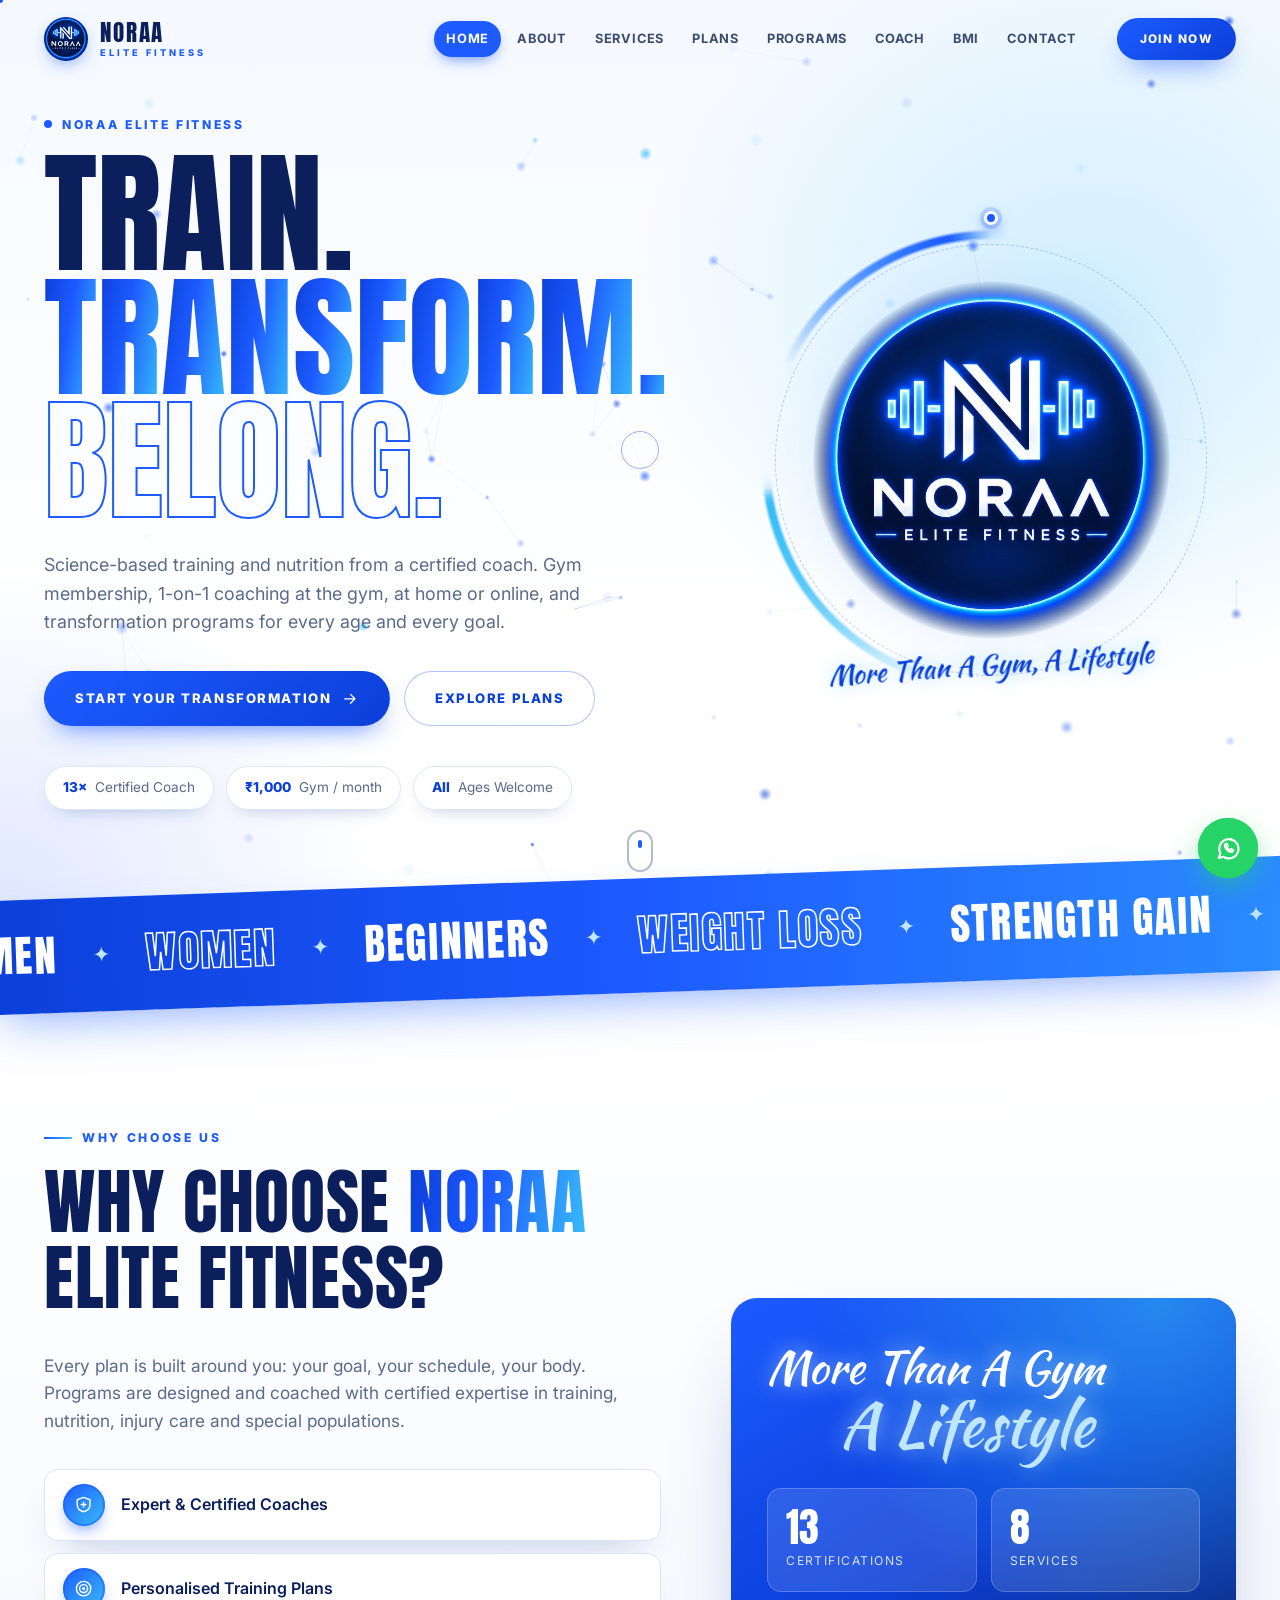
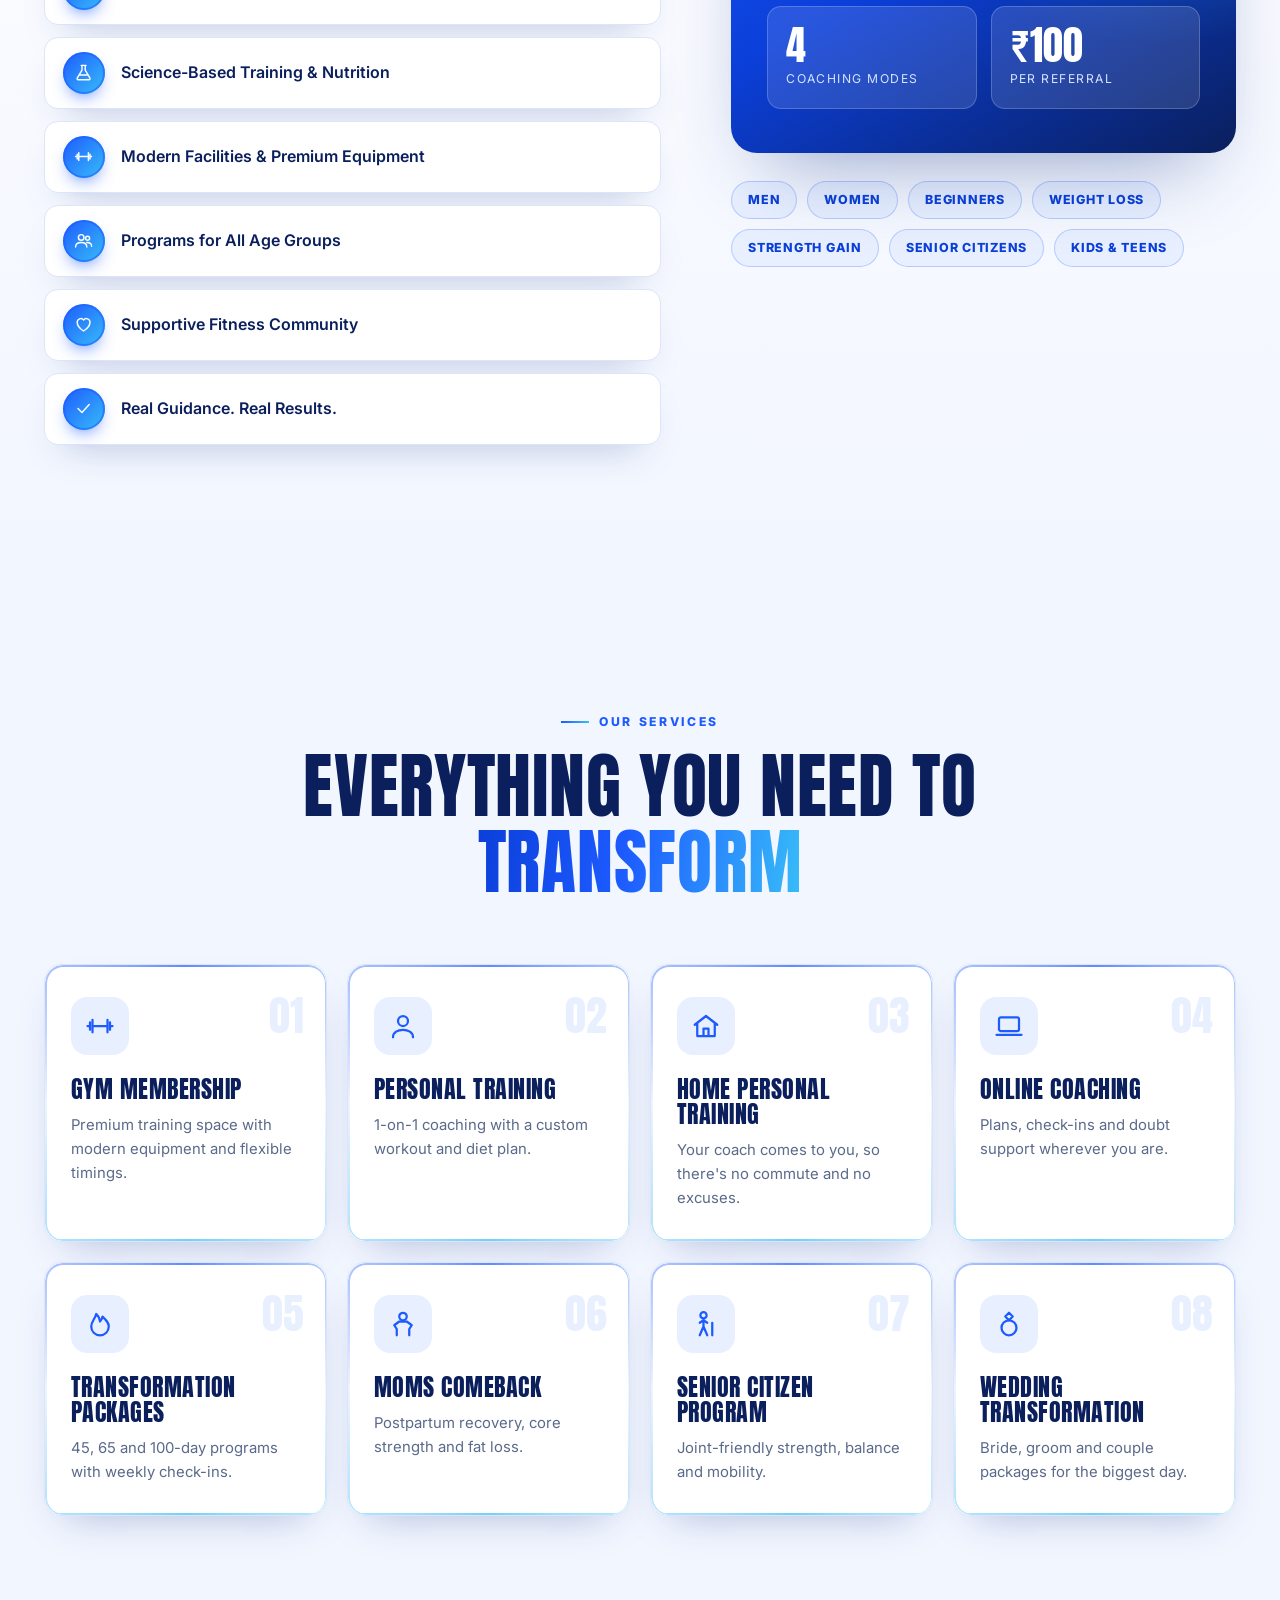
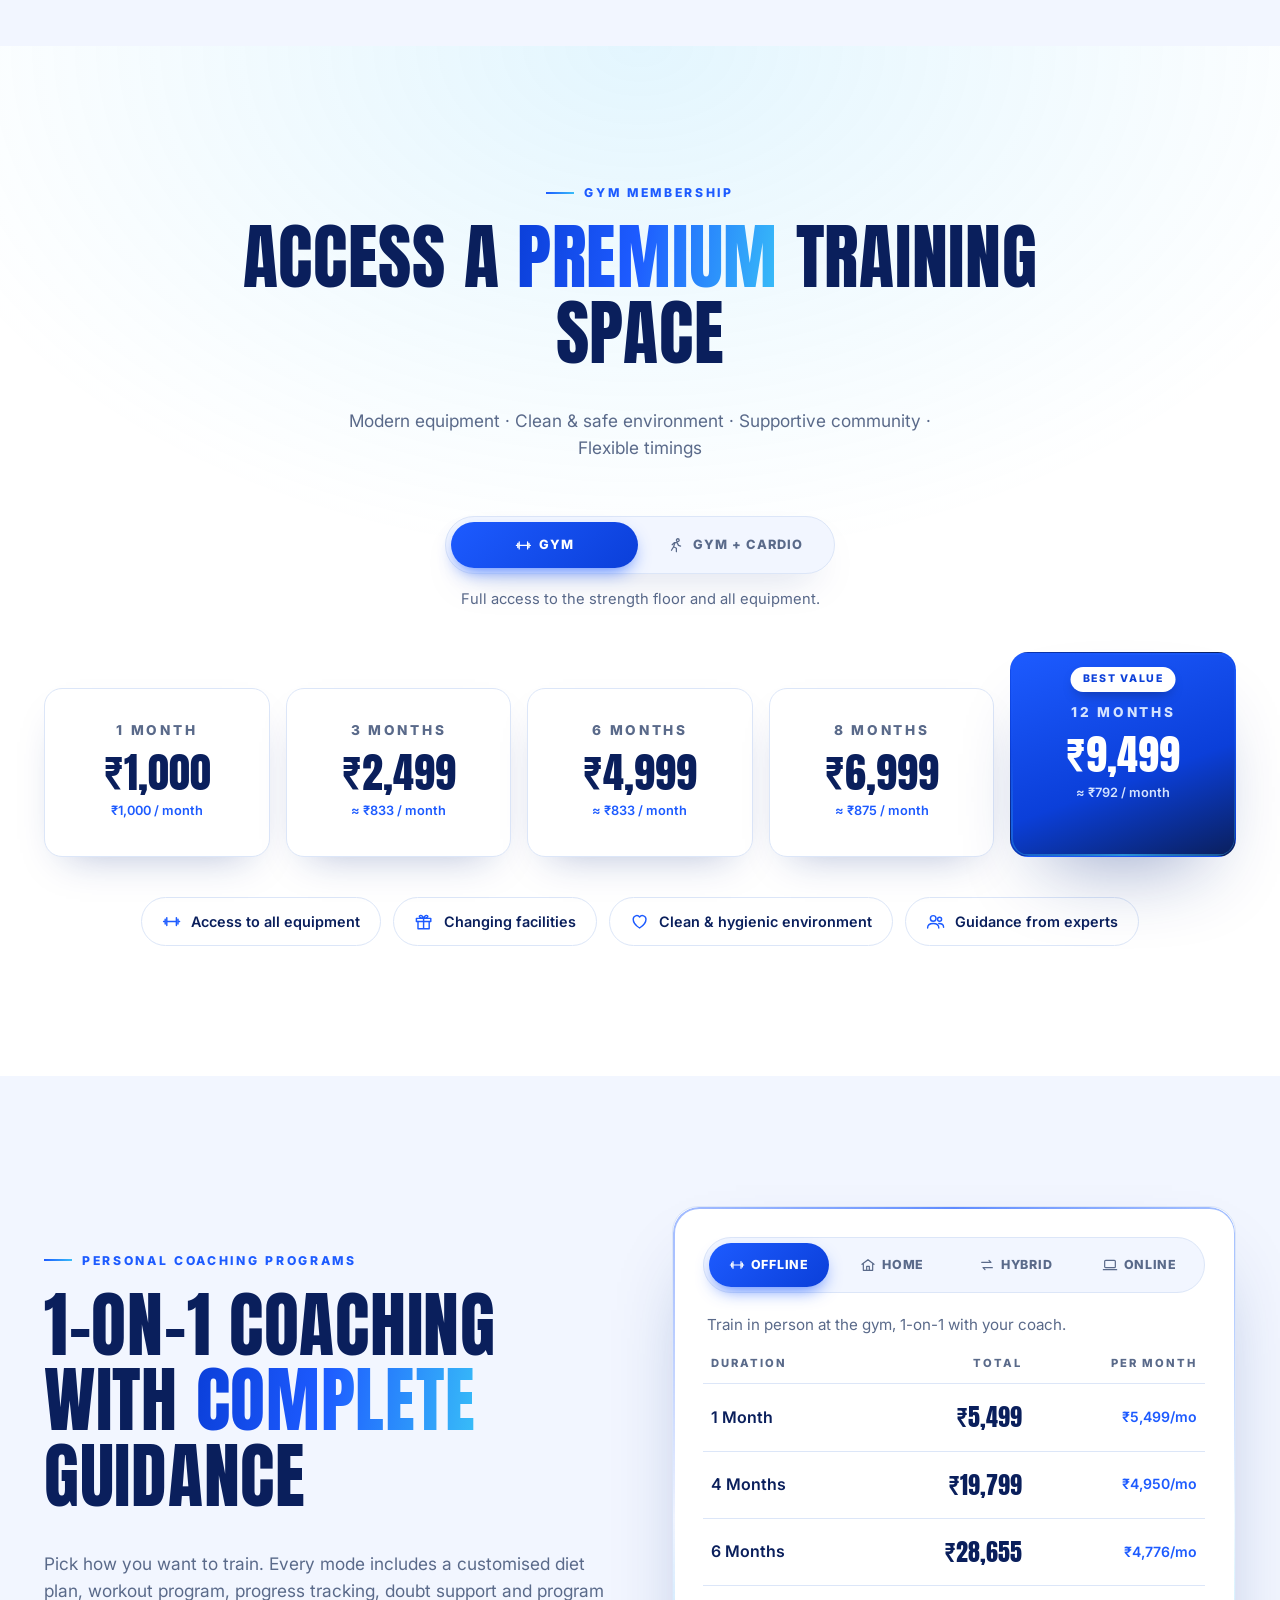
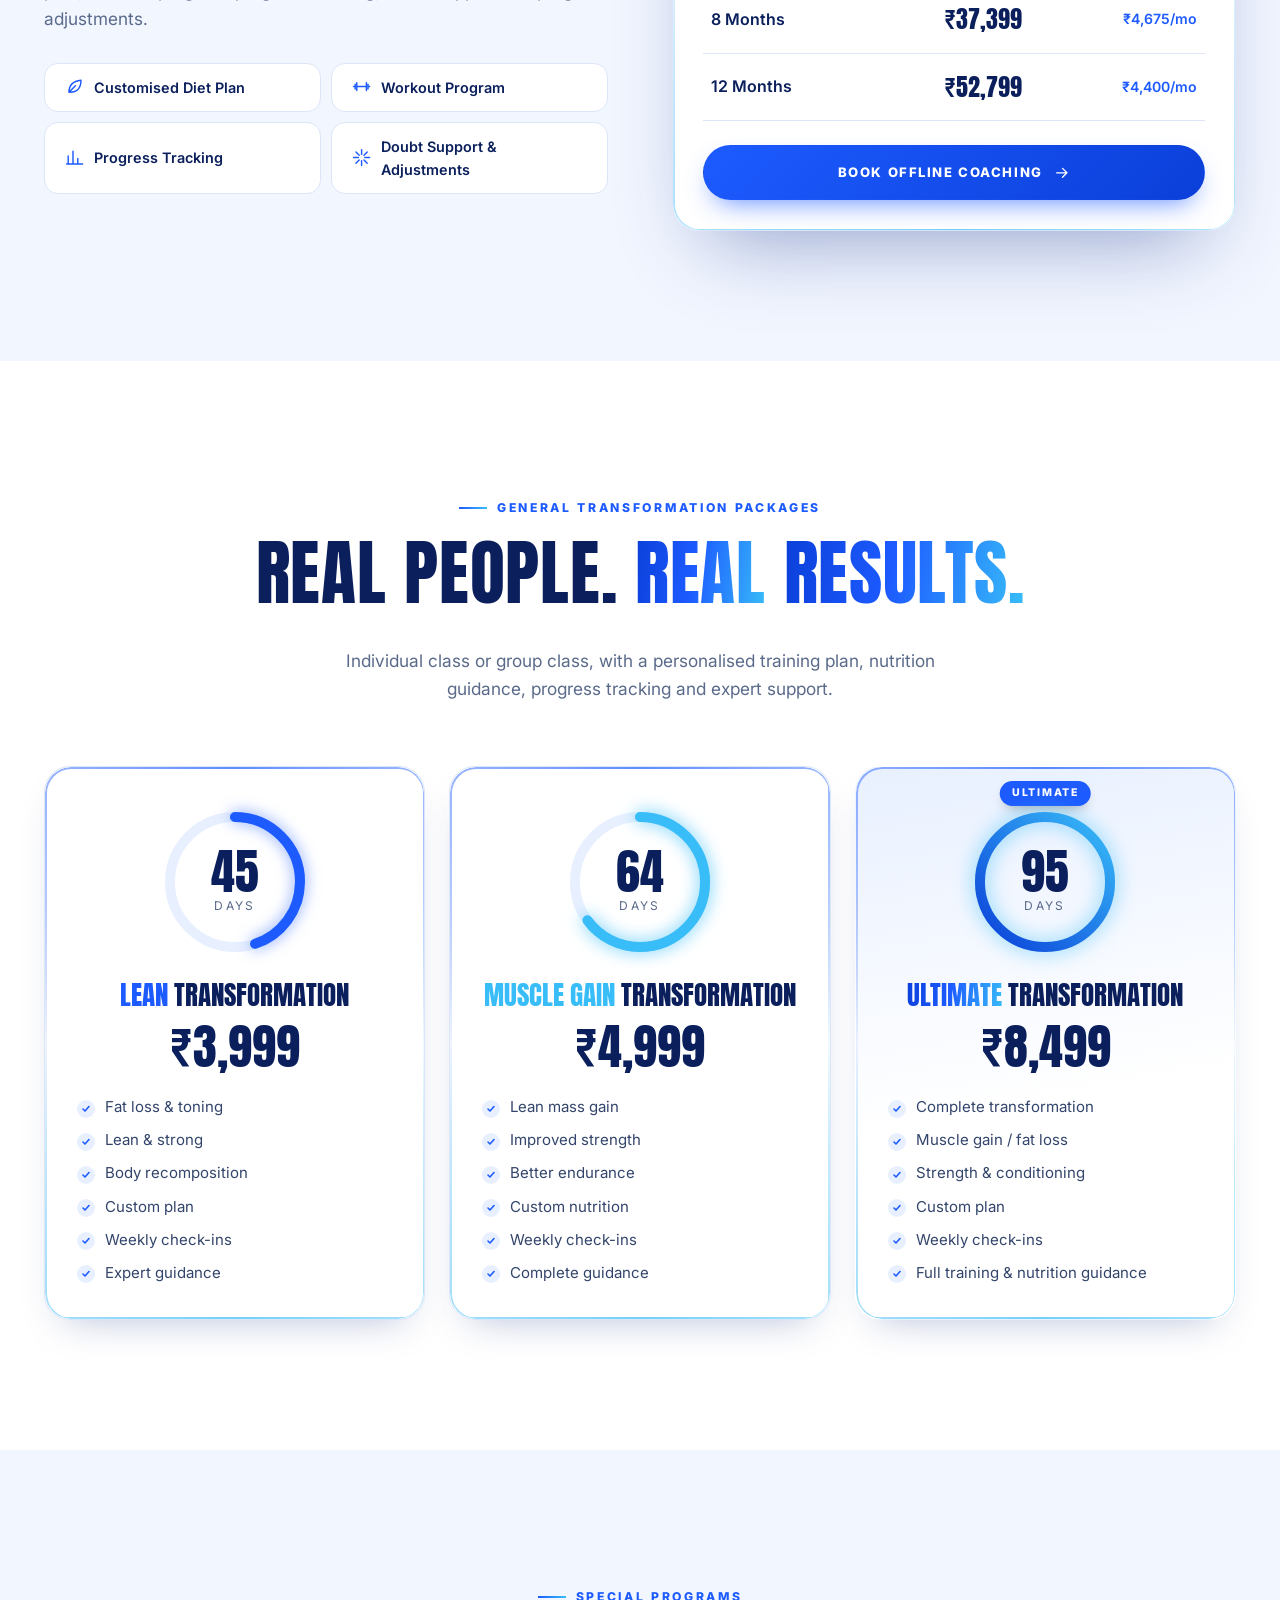
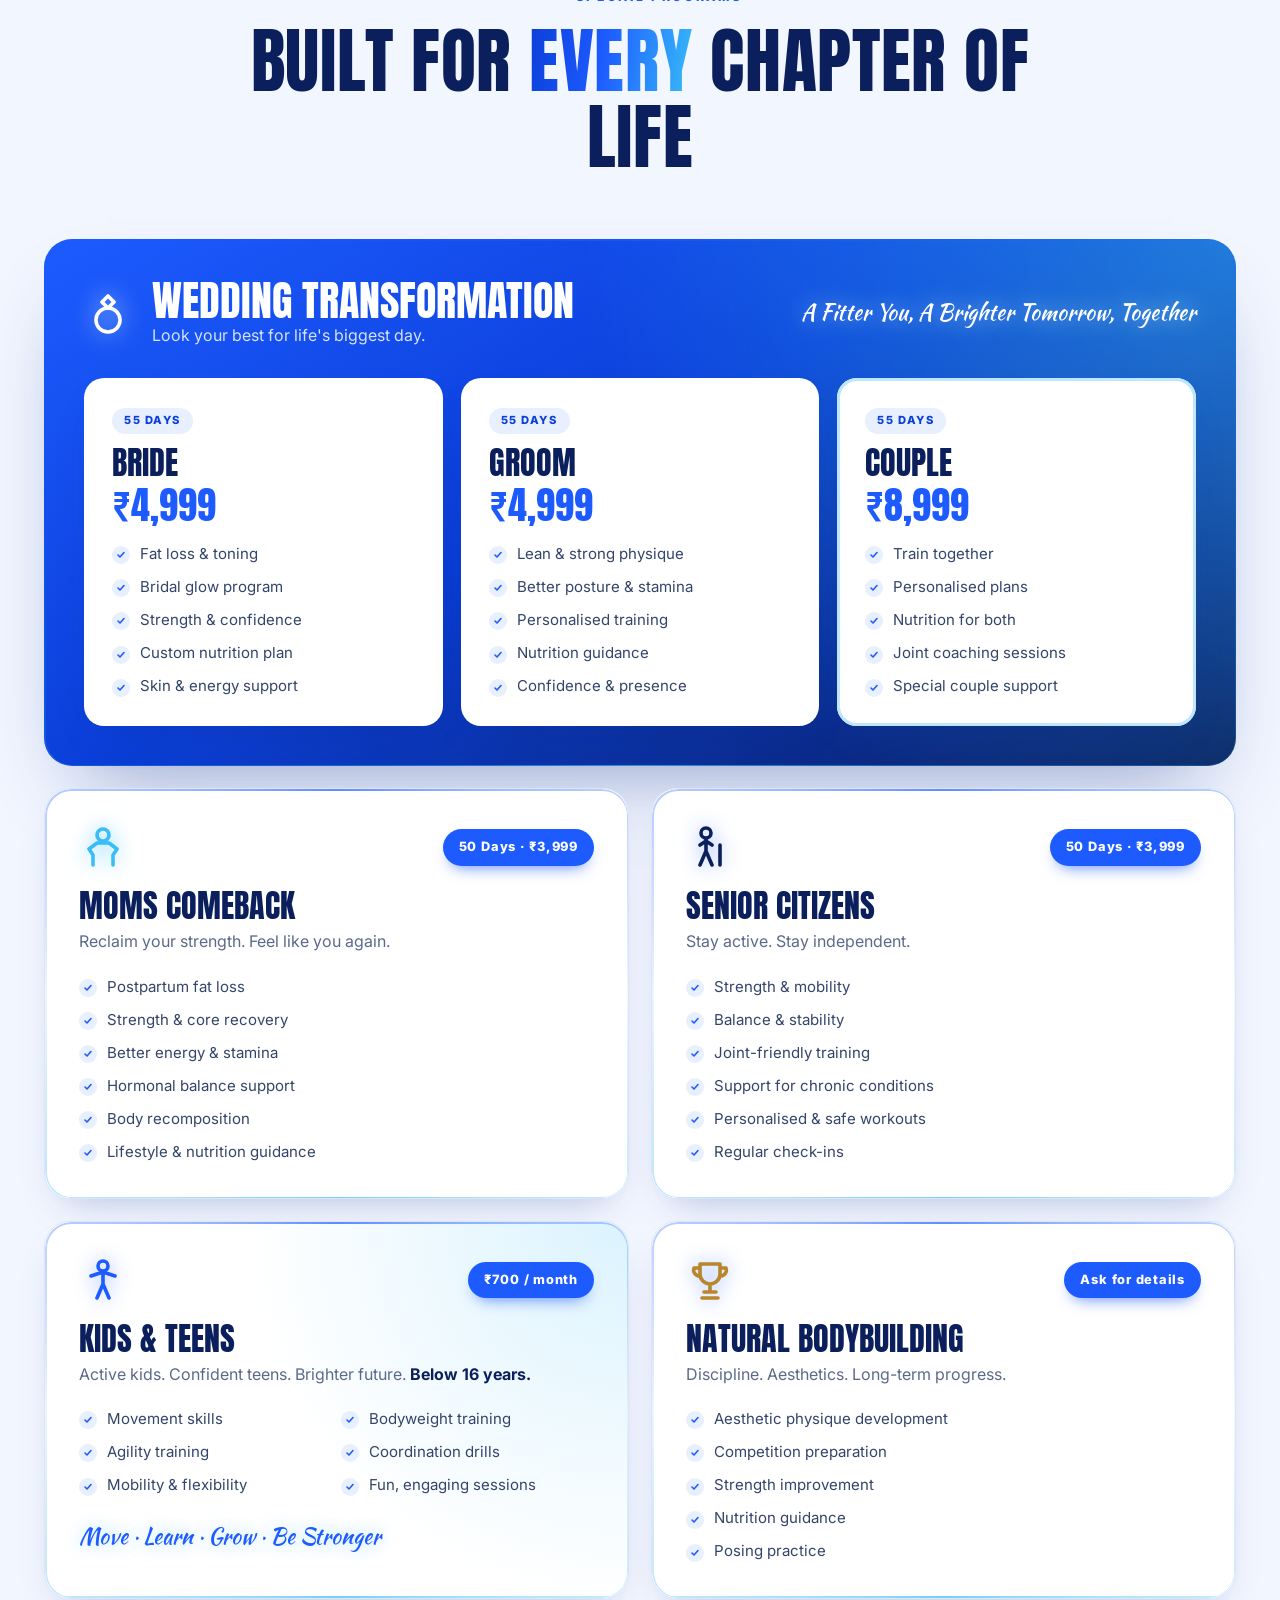
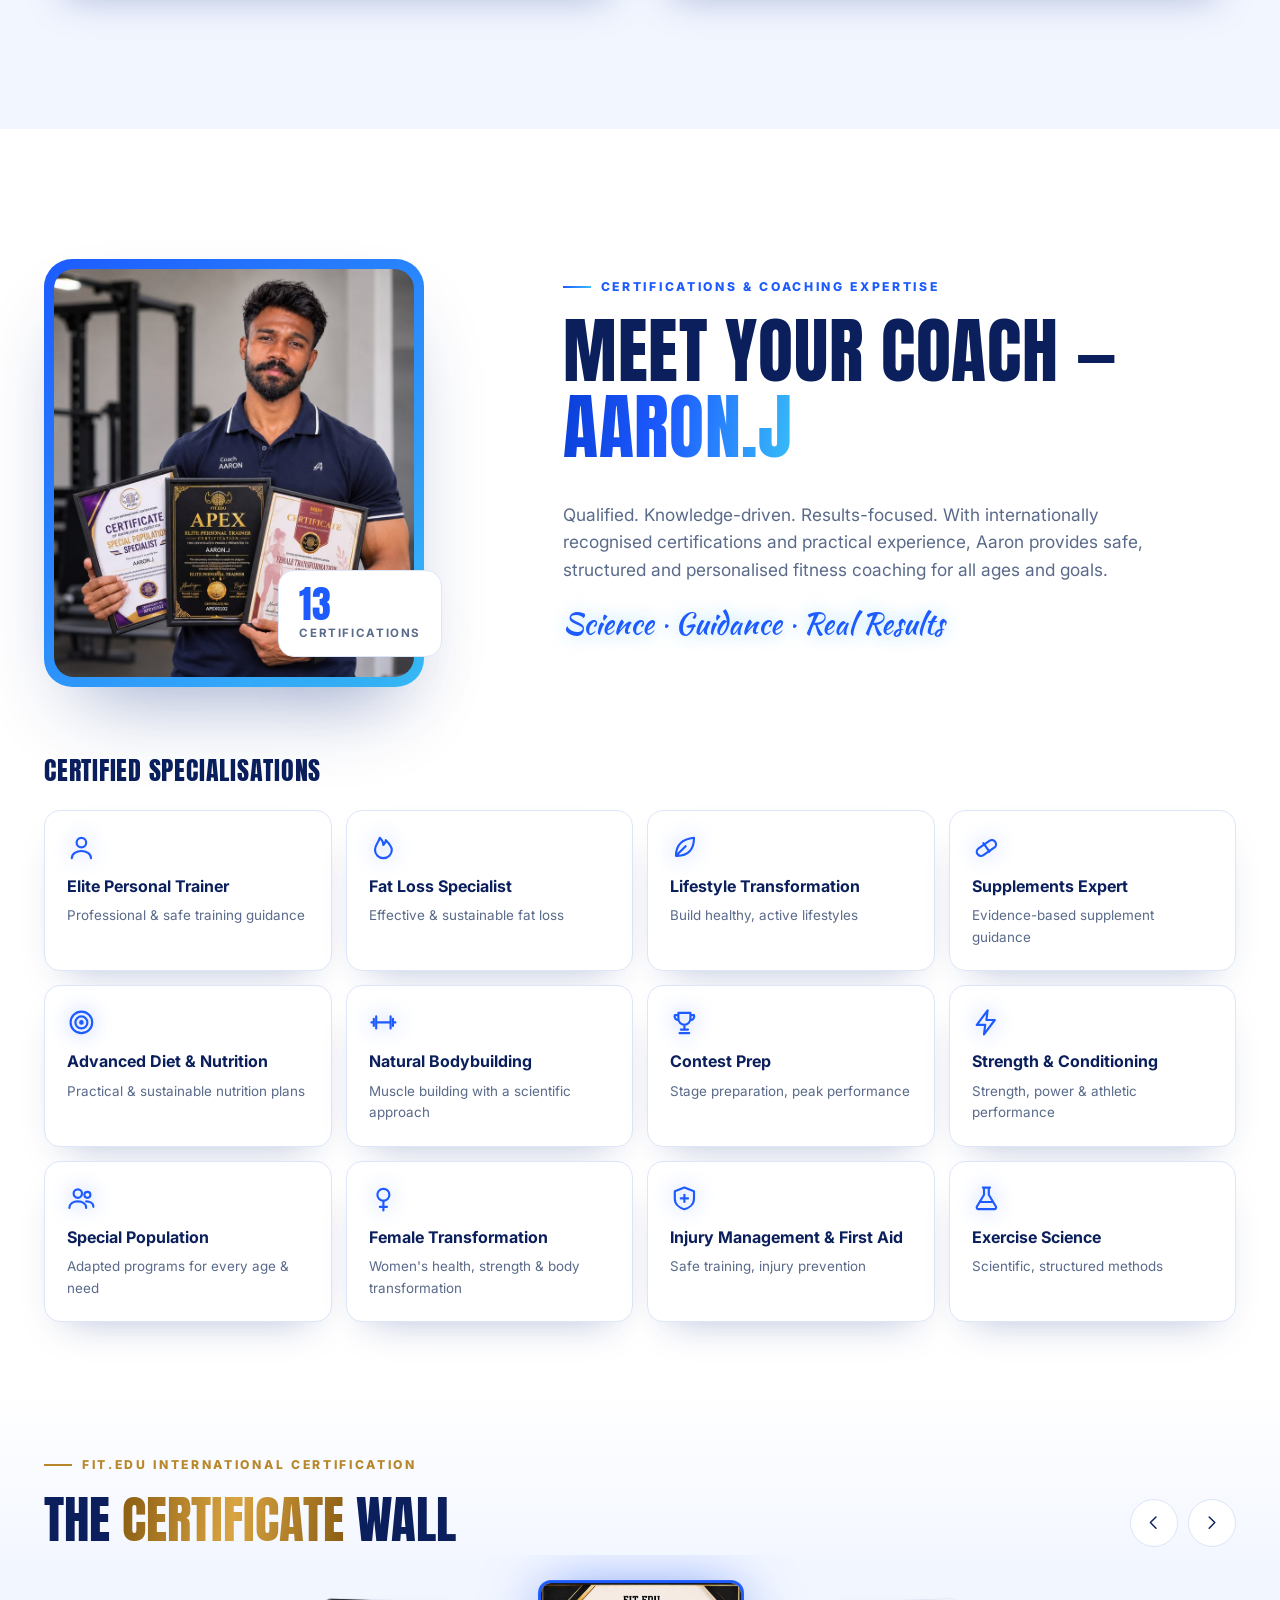
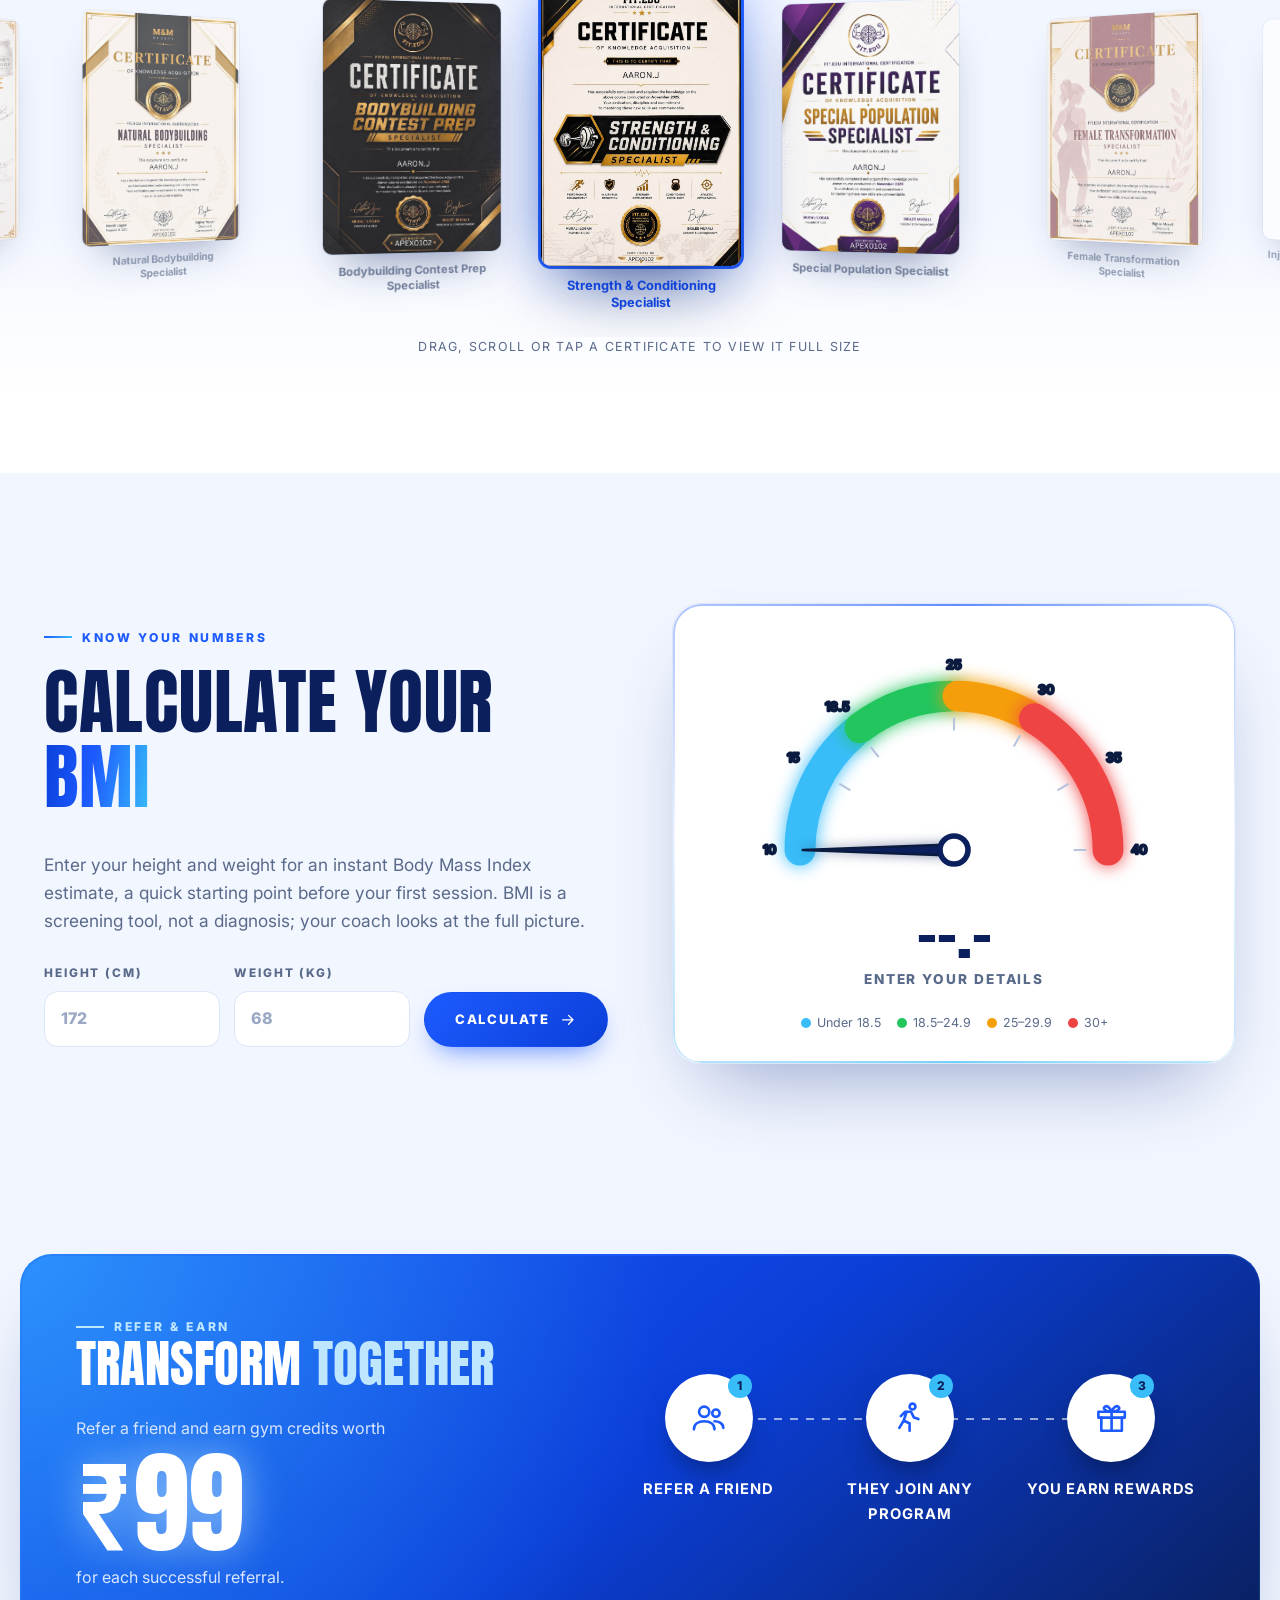
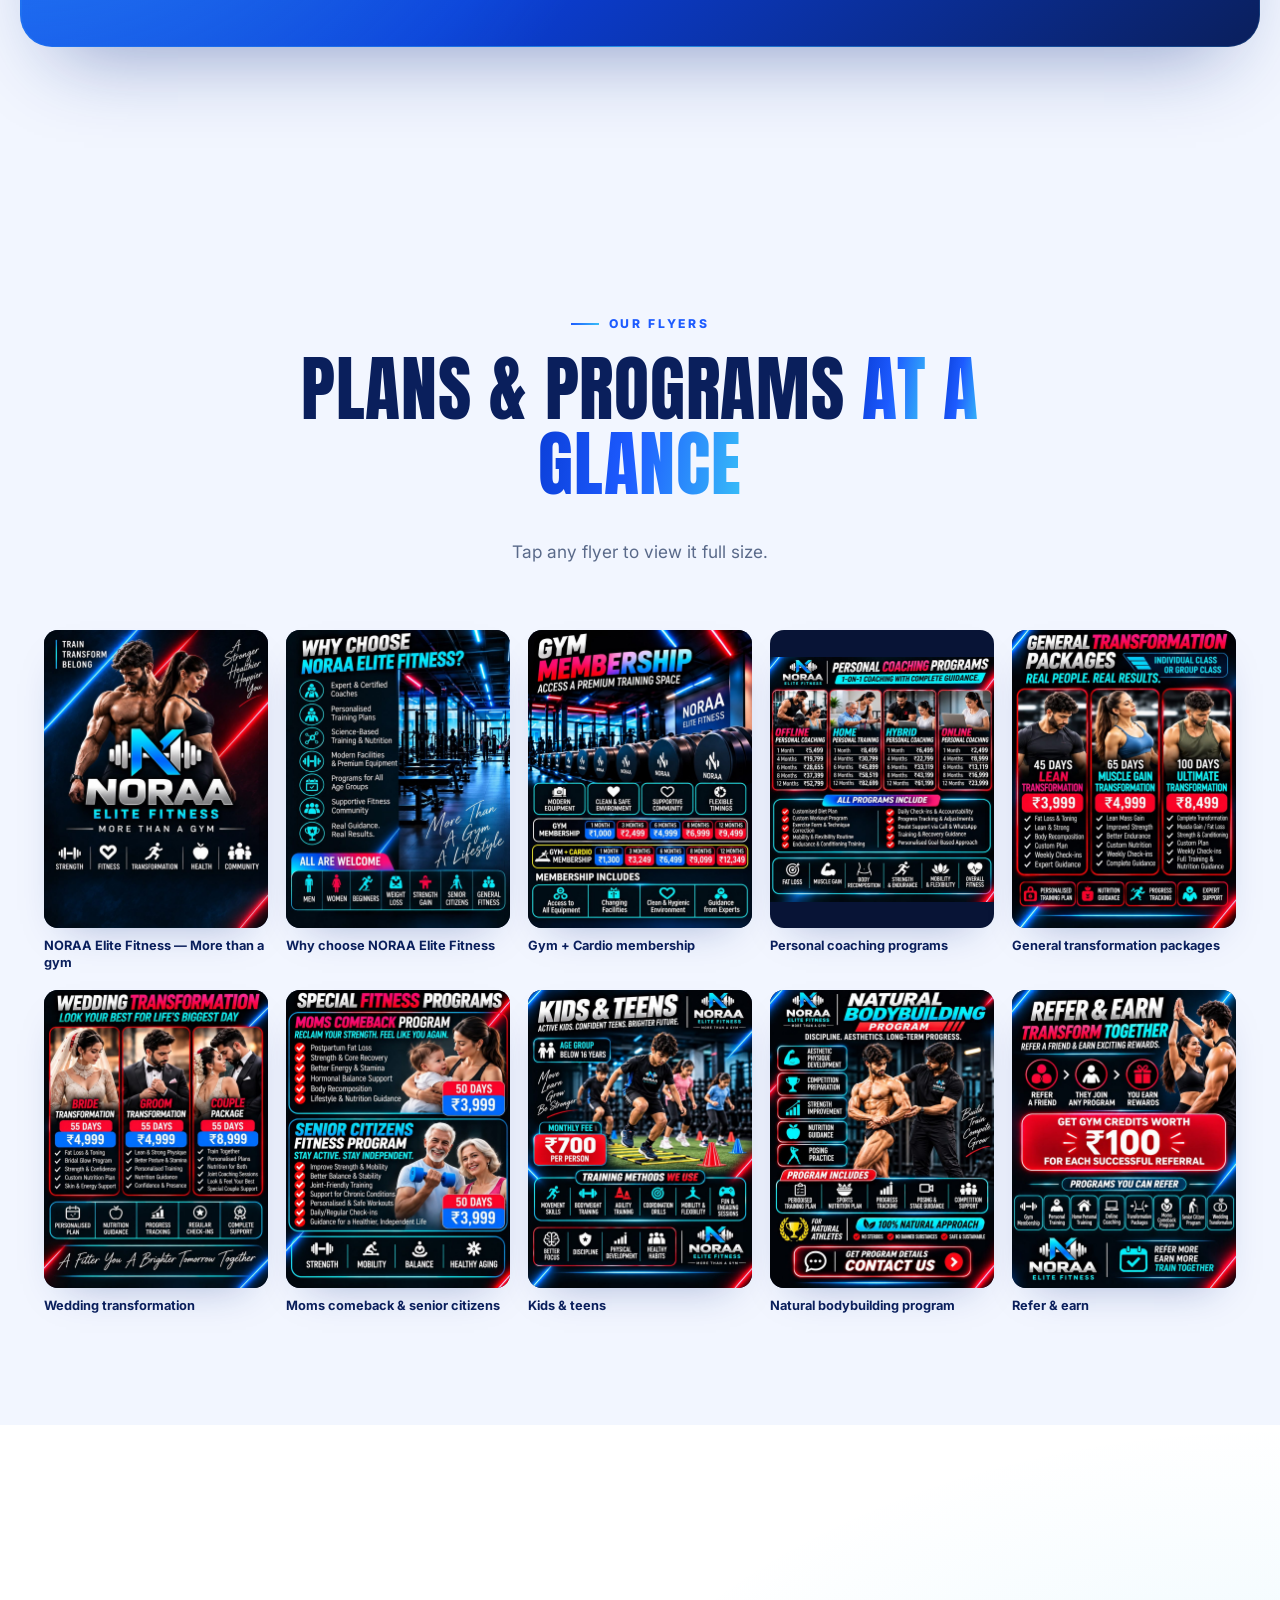
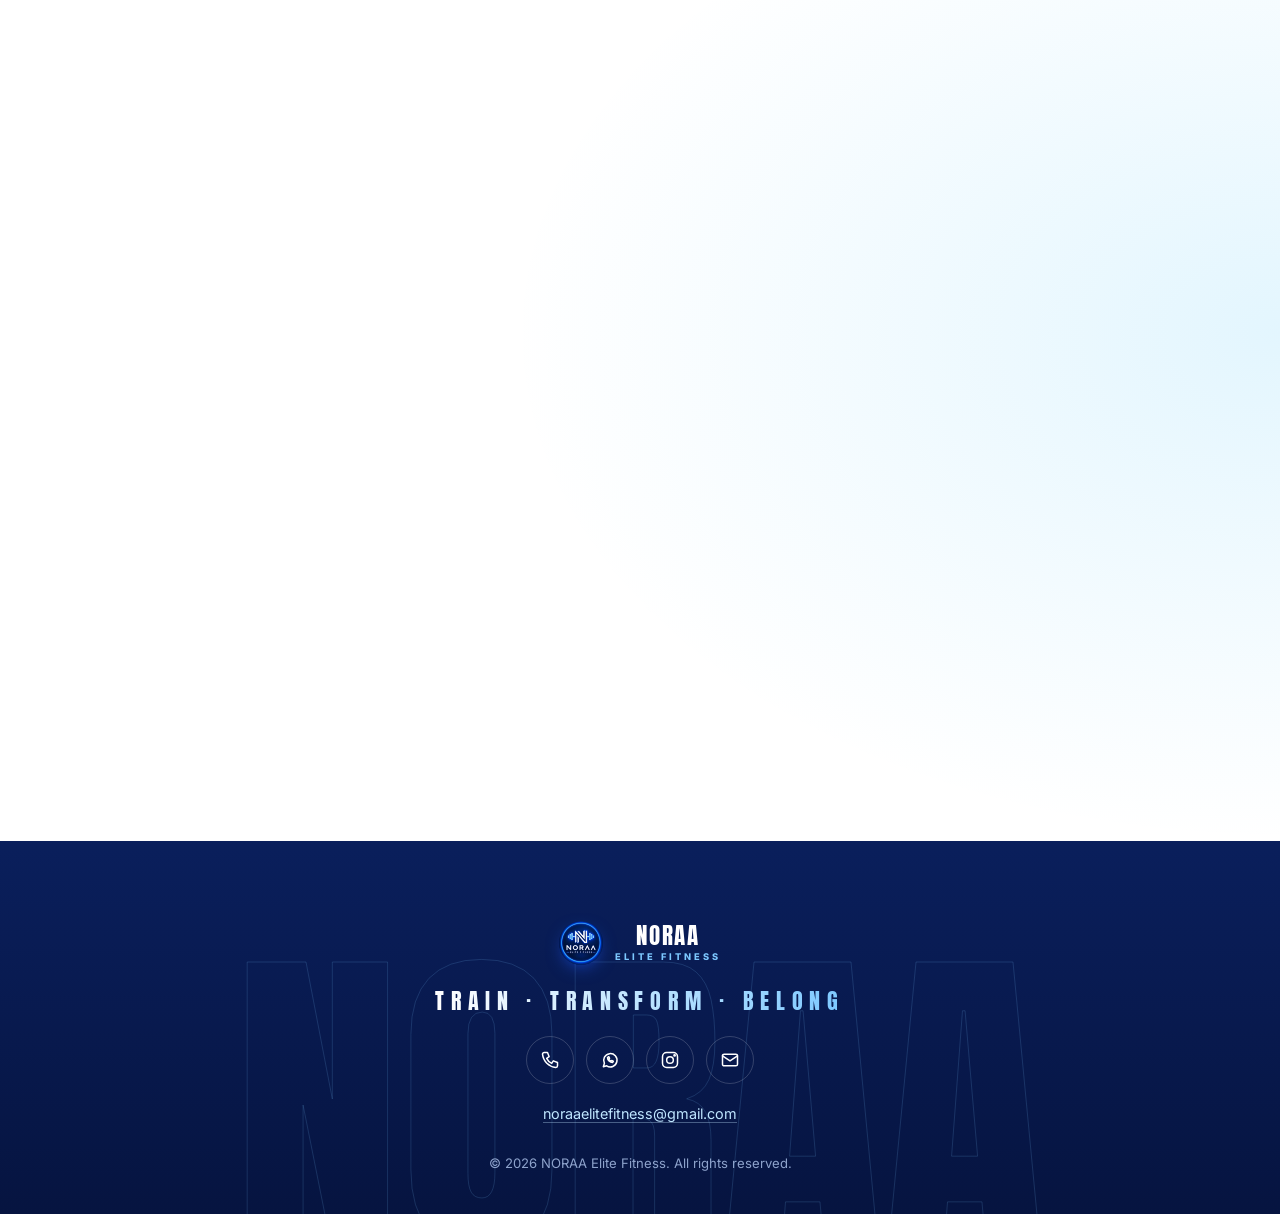
<file: index.html>
<!DOCTYPE html>
<html lang="en">
<head>
<meta charset="UTF-8">
<meta name="viewport" content="width=device-width, initial-scale=1.0">
<title>NORAA Elite Fitness — Train. Transform. Belong.</title>
<meta name="description" content="NORAA Elite Fitness — gym memberships, 1-on-1 personal coaching (offline, home, hybrid, online), transformation packages, wedding, moms, senior and kids programs with certified coach Aaron.J.">
<meta name="theme-color" content="#1d5bff">
<meta property="og:title" content="NORAA Elite Fitness — Train. Transform. Belong.">
<meta property="og:description" content="More than a gym — a lifestyle. Certified coaching, science-based training and nutrition for every age and goal.">
<meta property="og:image" content="assets/logo.jpg">
<link rel="icon" href="assets/logo.jpg">
<link rel="preconnect" href="https://fonts.googleapis.com">
<link rel="preconnect" href="https://fonts.gstatic.com" crossorigin>
<link href="https://fonts.googleapis.com/css2?family=Anton&family=Inter:wght@400;500;600;700;800&family=Kaushan+Script&display=swap" rel="stylesheet">
<link rel="stylesheet" href="css/style.css">
<script>
  document.documentElement.classList.add('js');
  if (!matchMedia('(prefers-reduced-motion: reduce)').matches) document.documentElement.classList.add('intro-run');
</script>
</head>
<body>

<!-- ============ ICON SPRITE ============ -->
<svg width="0" height="0" style="position:absolute" aria-hidden="true">
  <defs>
    <symbol id="i-dumbbell" viewBox="0 0 24 24"><path d="M2 12h2M20 12h2M6 7v10M18 7v10M4 9v6M20 9v6M6 12h12"/></symbol>
    <symbol id="i-user" viewBox="0 0 24 24"><circle cx="12" cy="8" r="4"/><path d="M4 21c0-4 4-6 8-6s8 2 8 6"/></symbol>
    <symbol id="i-users" viewBox="0 0 24 24"><circle cx="9" cy="8" r="3.5"/><circle cx="17" cy="9" r="2.5"/><path d="M2 20c0-3.5 3-5.5 7-5.5s7 2 7 5.5M16 14.5c3 0 6 1.5 6 4.5"/></symbol>
    <symbol id="i-home" viewBox="0 0 24 24"><path d="M3 11 12 4l9 7M5 10v10h14V10M10 20v-6h4v6"/></symbol>
    <symbol id="i-laptop" viewBox="0 0 24 24"><rect x="4" y="5" width="16" height="11" rx="1.5"/><path d="M2 19h20"/></symbol>
    <symbol id="i-swap" viewBox="0 0 24 24"><path d="M4 8h14l-3-3M20 16H6l3 3"/></symbol>
    <symbol id="i-run" viewBox="0 0 24 24"><circle cx="14" cy="4.5" r="2"/><path d="m6 11 3-3h4l2 4 3 1M10 8l-2 6 4 2v5M8 14l-3 5"/></symbol>
    <symbol id="i-heart" viewBox="0 0 24 24"><path d="M12 20s-8-5-8-11a4.5 4.5 0 0 1 8-2.8A4.5 4.5 0 0 1 20 9c0 6-8 11-8 11z"/></symbol>
    <symbol id="i-ring" viewBox="0 0 24 24"><circle cx="12" cy="15" r="6"/><path d="m9 6 3-3 3 3-3 3z"/></symbol>
    <symbol id="i-baby" viewBox="0 0 24 24"><circle cx="12" cy="6" r="3"/><path d="M7 21v-5l-2-3 4-3h6l4 3-2 3v5"/></symbol>
    <symbol id="i-senior" viewBox="0 0 24 24"><circle cx="10" cy="5" r="2.5"/><path d="M10 8v6l-3 7M10 14l3 7M7 11l3-2 3 2M17 11v10"/></symbol>
    <symbol id="i-kid" viewBox="0 0 24 24"><circle cx="12" cy="5" r="2.5"/><path d="m6 10 6-2 6 2M12 8v6l-3 7M12 14l3 7"/></symbol>
    <symbol id="i-flame" viewBox="0 0 24 24"><path d="M12 21c-4 0-7-3-7-7 0-4 3-6 4-10 2 2 3 4 3 6 1-1 2-2 2-4 3 3 5 5 5 8 0 4-3 7-7 7z"/></symbol>
    <symbol id="i-leaf" viewBox="0 0 24 24"><path d="M5 19C5 10 10 5 20 4c0 10-5 15-14 15zM5 19l8-8"/></symbol>
    <symbol id="i-pill" viewBox="0 0 24 24"><rect x="3" y="9" width="18" height="7" rx="3.5" transform="rotate(-35 12 12.5)"/><path d="m9.5 8.5 5 7"/></symbol>
    <symbol id="i-trophy" viewBox="0 0 24 24"><path d="M7 4h10v5a5 5 0 0 1-10 0zM7 6H4a3 3 0 0 0 3 4M17 6h3a3 3 0 0 1-3 4M12 14v4M8 21h8M9 18h6"/></symbol>
    <symbol id="i-bolt" viewBox="0 0 24 24"><path d="M13 2 4 14h7l-1 8 9-12h-7z"/></symbol>
    <symbol id="i-shield" viewBox="0 0 24 24"><path d="M12 3 4 6v6c0 5 4 8 8 9 4-1 8-4 8-9V6z"/><path d="M12 9v6M9 12h6"/></symbol>
    <symbol id="i-brain" viewBox="0 0 24 24"><path d="M9 4a3 3 0 0 0-3 3 3 3 0 0 0-2 5 3 3 0 0 0 2 5 3 3 0 0 0 6 1V5a3 3 0 0 0-3-1zM15 4a3 3 0 0 1 3 3 3 3 0 0 1 2 5 3 3 0 0 1-2 5 3 3 0 0 1-6 1"/></symbol>
    <symbol id="i-chart" viewBox="0 0 24 24"><path d="M4 20V10M10 20V4M16 20v-7M22 20H2"/></symbol>
    <symbol id="i-target" viewBox="0 0 24 24"><circle cx="12" cy="12" r="9"/><circle cx="12" cy="12" r="5"/><circle cx="12" cy="12" r="1"/></symbol>
    <symbol id="i-female" viewBox="0 0 24 24"><circle cx="12" cy="9" r="5"/><path d="M12 14v8M9 19h6"/></symbol>
    <symbol id="i-flask" viewBox="0 0 24 24"><path d="M9 3h6M10 3v6L4 19a1.5 1.5 0 0 0 1.3 2h13.4a1.5 1.5 0 0 0 1.3-2L14 9V3M7 15h10"/></symbol>
    <symbol id="i-check" viewBox="0 0 24 24"><path d="m5 12 5 5 9-10"/></symbol>
    <symbol id="i-gift" viewBox="0 0 24 24"><rect x="3" y="8" width="18" height="4"/><path d="M5 12v9h14v-9M12 8v13M12 8S10 3 7.5 4.5 9 8 12 8zM12 8s2-5 4.5-3.5S15 8 12 8z"/></symbol>
    <symbol id="i-clock" viewBox="0 0 24 24"><circle cx="12" cy="12" r="9"/><path d="M12 7v5l3 2"/></symbol>
    <symbol id="i-spark" viewBox="0 0 24 24"><path d="M12 2v6M12 16v6M2 12h6M16 12h6M5 5l4 4M15 15l4 4M19 5l-4 4M9 15l-4 4"/></symbol>
    <symbol id="i-mail" viewBox="0 0 24 24"><rect x="3" y="5" width="18" height="14" rx="2"/><path d="m3 7 9 6 9-6"/></symbol>
    <symbol id="i-phone" viewBox="0 0 24 24"><path d="M5 3h4l2 5-3 2a12 12 0 0 0 6 6l2-3 5 2v4a2 2 0 0 1-2 2A18 18 0 0 1 3 5a2 2 0 0 1 2-2z"/></symbol>
    <symbol id="i-insta" viewBox="0 0 24 24"><rect x="3" y="3" width="18" height="18" rx="5"/><circle cx="12" cy="12" r="4"/><circle cx="17.5" cy="6.5" r=".8"/></symbol>
    <symbol id="i-wa" viewBox="0 0 24 24"><path d="M4 20l1.3-4A8 8 0 1 1 8 19z"/><path d="M9 9c0 3 3 6 6 6l1-1.5-2-1-1 1c-1-.5-2-1.5-2.5-2.5l1-1-1-2z"/></symbol>
    <symbol id="i-arrow" viewBox="0 0 24 24"><path d="M5 12h14M13 6l6 6-6 6"/></symbol>
    <symbol id="i-left" viewBox="0 0 24 24"><path d="M15 5l-7 7 7 7"/></symbol>
    <symbol id="i-right" viewBox="0 0 24 24"><path d="M9 5l7 7-7 7"/></symbol>
    <symbol id="i-close" viewBox="0 0 24 24"><path d="M6 6l12 12M18 6 6 18"/></symbol>
    <symbol id="i-run" viewBox="0 0 24 24"><circle cx="15" cy="4.5" r="2"/><path d="m6 21 4-6 3 2 1 4M8 11l3-3 4 2 2 3h3M11 8l-1 6"/></symbol>
  </defs>
</svg>

<!-- ============ LAUNCH INTRO ============ -->
<div id="intro" aria-hidden="true">
  <div class="intro-grid"></div>
  <div class="intro-stage">
    <svg class="intro-logo" viewBox="-200 -200 400 400">
      <defs>
        <linearGradient id="nGrad" x1="0" y1="0" x2="1" y2="1">
          <stop offset="0" stop-color="#ffffff"/>
          <stop offset="1" stop-color="#9fdcff"/>
        </linearGradient>
        <filter id="neon" x="-50%" y="-50%" width="200%" height="200%">
          <feGaussianBlur stdDeviation="5" result="b1"/>
          <feGaussianBlur in="SourceGraphic" stdDeviation="14" result="b2"/>
          <feMerge><feMergeNode in="b2"/><feMergeNode in="b1"/><feMergeNode in="SourceGraphic"/></feMerge>
        </filter>
      </defs>
      <circle class="i-ring" r="172" pathLength="1"/>
      <circle class="i-ring i-ring2" r="186" pathLength="1"/>
      <g class="i-bells i-bells-l">
        <path d="M-60 0H-138"/>
        <rect x="-112" y="-30" width="11" height="60" rx="3"/>
        <rect x="-128" y="-20" width="10" height="40" rx="3"/>
        <rect x="-96" y="-40" width="12" height="80" rx="3"/>
      </g>
      <g class="i-bells i-bells-r">
        <path d="M60 0H138"/>
        <rect x="101" y="-30" width="11" height="60" rx="3"/>
        <rect x="118" y="-20" width="10" height="40" rx="3"/>
        <rect x="84" y="-40" width="12" height="80" rx="3"/>
      </g>
      <path class="i-n" pathLength="1" d="M-48 -72H-20L24 22V-72H48V72H20L-24 -22V72H-48Z"/>
    </svg>
    <div class="intro-word"><span>N</span><span>O</span><span>R</span><span>A</span><span>A</span></div>
    <div class="intro-sub"><i></i>ELITE FITNESS<i></i></div>
  </div>
  <div class="intro-meter">
    <span class="intro-count">0</span>
    <div class="intro-bar"><i></i></div>
    <span class="intro-label">Loading your transformation</span>
  </div>
  <button class="intro-skip" type="button">Skip intro</button>
  <div class="intro-slash s1"></div>
  <div class="intro-slash s2"></div>
</div>

<div class="scroll-progress" aria-hidden="true"><i></i></div>
<div class="cursor-dot" aria-hidden="true"></div>
<div class="cursor-ring" aria-hidden="true"></div>

<!-- ============ HEADER ============ -->
<header class="site-header" id="siteHeader">
  <div class="container header-inner">
    <a href="#home" class="brand" aria-label="NORAA Elite Fitness home">
      <img src="assets/logo.jpg" alt="" width="44" height="44">
      <span><b>NORAA</b><small>ELITE FITNESS</small></span>
    </a>
    <nav class="main-nav" id="mainNav" aria-label="Main">
      <ul>
        <li><a href="#home">Home</a></li>
        <li><a href="#about">About</a></li>
        <li><a href="#services">Services</a></li>
        <li><a href="#plans">Plans</a></li>
        <li><a href="#programs">Programs</a></li>
        <li><a href="#coach">Coach</a></li>
        <li><a href="#bmi">BMI</a></li>
        <li><a href="#contact">Contact</a></li>
      </ul>
      <a href="#contact" class="btn btn-primary btn-sm magnetic">Join Now</a>
    </nav>
    <button class="hamburger" id="hamburger" aria-label="Open menu" aria-expanded="false" aria-controls="mainNav">
      <span></span><span></span><span></span>
    </button>
  </div>
</header>

<main>

<!-- ============ HERO ============ -->
<section class="hero" id="home">
  <canvas class="hero-canvas" id="heroCanvas" aria-hidden="true"></canvas>
  <div class="hero-beams" aria-hidden="true"><i></i><i></i><i></i></div>
  <div class="hero-floor" aria-hidden="true"></div>
  <div class="container hero-inner">
    <div class="hero-copy">
      <p class="eyebrow hero-in" style="--d:0"><span class="pulse-dot"></span>NORAA Elite Fitness</p>
      <h1 class="hero-title">
        <span class="line" data-split="chars">Train.</span>
        <span class="line line-2" data-split="chars">Transform.</span>
        <span class="line line-3" data-split="chars">Belong.</span>
      </h1>
      <p class="hero-sub hero-in" style="--d:6">Science-based training and nutrition from a certified coach. Gym membership, 1-on-1 coaching at the gym, at home or online, and transformation programs for every age and every goal.</p>
      <div class="hero-actions hero-in" style="--d:7">
        <a href="#contact" class="btn btn-primary magnetic">Start Your Transformation <svg><use href="#i-arrow"/></svg></a>
        <a href="#plans" class="btn btn-ghost magnetic">Explore Plans</a>
      </div>
      <ul class="hero-chips hero-in" style="--d:8">
        <li><b>13×</b> Certified Coach</li>
        <li><b>₹1,000</b> Gym / month</li>
        <li><b>All</b> Ages Welcome</li>
      </ul>
    </div>
    <div class="hero-emblem hero-in" style="--d:4" id="heroEmblem">
      <div class="emblem-ring r1"></div>
      <div class="emblem-ring r2"></div>
      <div class="emblem-orbit"><span></span></div>
      <img src="assets/logo.jpg" alt="NORAA Elite Fitness logo" width="700" height="700">
      <p class="emblem-script">More Than A Gym, A Lifestyle</p>
    </div>
  </div>
  <a href="#about" class="scroll-cue" aria-label="Scroll down"><span></span></a>
</section>

<!-- ============ MARQUEE ============ -->
<div class="marquee" aria-hidden="true">
  <div class="marquee-track">
    <span>Men</span><i>✦</i><span class="o">Women</span><i>✦</i><span>Beginners</span><i>✦</i><span class="o">Weight Loss</span><i>✦</i><span>Strength Gain</span><i>✦</i><span class="o">Senior Citizens</span><i>✦</i><span>General Fitness</span><i>✦</i>
    <span>Men</span><i>✦</i><span class="o">Women</span><i>✦</i><span>Beginners</span><i>✦</i><span class="o">Weight Loss</span><i>✦</i><span>Strength Gain</span><i>✦</i><span class="o">Senior Citizens</span><i>✦</i><span>General Fitness</span><i>✦</i>
  </div>
</div>

<!-- ============ ABOUT / WHY ============ -->
<section class="section about" id="about">
  <div class="container about-grid">
    <div class="about-copy">
      <p class="eyebrow" data-reveal>Why Choose Us</p>
      <h2 class="h-xl" data-split>Why Choose <em>NORAA</em> Elite Fitness?</h2>
      <p class="lead" data-reveal>Every plan is built around you: your goal, your schedule, your body. Programs are designed and coached with certified expertise in training, nutrition, injury care and special populations.</p>
      <ul class="why-list">
        <li data-reveal style="--d:0"><span class="why-ic"><svg><use href="#i-shield"/></svg></span>Expert &amp; Certified Coaches</li>
        <li data-reveal style="--d:1"><span class="why-ic"><svg><use href="#i-target"/></svg></span>Personalised Training Plans</li>
        <li data-reveal style="--d:2"><span class="why-ic"><svg><use href="#i-flask"/></svg></span>Science-Based Training &amp; Nutrition</li>
        <li data-reveal style="--d:3"><span class="why-ic"><svg><use href="#i-dumbbell"/></svg></span>Modern Facilities &amp; Premium Equipment</li>
        <li data-reveal style="--d:4"><span class="why-ic"><svg><use href="#i-users"/></svg></span>Programs for All Age Groups</li>
        <li data-reveal style="--d:5"><span class="why-ic"><svg><use href="#i-heart"/></svg></span>Supportive Fitness Community</li>
        <li data-reveal style="--d:6"><span class="why-ic"><svg><use href="#i-check"/></svg></span>Real Guidance. Real Results.</li>
      </ul>
    </div>
    <div class="about-side">
      <div class="lifestyle-card tilt" data-reveal="zoom">
        <p class="script">More Than A Gym</p>
        <p class="script big">A Lifestyle</p>
        <div class="stat-grid">
          <div><strong data-count="13">0</strong><span>Certifications</span></div>
          <div><strong data-count="8">0</strong><span>Services</span></div>
          <div><strong data-count="4">0</strong><span>Coaching Modes</span></div>
          <div><strong data-count="100" data-prefix="₹">0</strong><span>Per Referral</span></div>
        </div>
      </div>
      <div class="welcome-tags" data-reveal>
        <span>Men</span><span>Women</span><span>Beginners</span><span>Weight Loss</span><span>Strength Gain</span><span>Senior Citizens</span><span>Kids &amp; Teens</span>
      </div>
    </div>
  </div>
</section>

<!-- ============ SERVICES ============ -->
<section class="section services" id="services">
  <div class="container">
    <div class="section-head">
      <p class="eyebrow" data-reveal>Our Services</p>
      <h2 class="h-xl" data-split>Everything You Need To <em>Transform</em></h2>
    </div>
    <div class="service-grid">
      <a href="#plans" class="svc spot glow-border" data-reveal style="--d:0"><span class="svc-n">01</span><svg class="svc-ic"><use href="#i-dumbbell"/></svg><h3>Gym Membership</h3><p>Premium training space with modern equipment and flexible timings.</p></a>
      <a href="#coaching" class="svc spot glow-border" data-reveal style="--d:1"><span class="svc-n">02</span><svg class="svc-ic"><use href="#i-user"/></svg><h3>Personal Training</h3><p>1-on-1 coaching with a custom workout and diet plan.</p></a>
      <a href="#coaching" class="svc spot glow-border" data-reveal style="--d:2"><span class="svc-n">03</span><svg class="svc-ic"><use href="#i-home"/></svg><h3>Home Personal Training</h3><p>Your coach comes to you, so there's no commute and no excuses.</p></a>
      <a href="#coaching" class="svc spot glow-border" data-reveal style="--d:3"><span class="svc-n">04</span><svg class="svc-ic"><use href="#i-laptop"/></svg><h3>Online Coaching</h3><p>Plans, check-ins and doubt support wherever you are.</p></a>
      <a href="#transform" class="svc spot glow-border" data-reveal style="--d:4"><span class="svc-n">05</span><svg class="svc-ic"><use href="#i-flame"/></svg><h3>Transformation Packages</h3><p>45, 65 and 100-day programs with weekly check-ins.</p></a>
      <a href="#programs" class="svc spot glow-border" data-reveal style="--d:5"><span class="svc-n">06</span><svg class="svc-ic"><use href="#i-baby"/></svg><h3>Moms Comeback</h3><p>Postpartum recovery, core strength and fat loss.</p></a>
      <a href="#programs" class="svc spot glow-border" data-reveal style="--d:6"><span class="svc-n">07</span><svg class="svc-ic"><use href="#i-senior"/></svg><h3>Senior Citizen Program</h3><p>Joint-friendly strength, balance and mobility.</p></a>
      <a href="#programs" class="svc spot glow-border" data-reveal style="--d:7"><span class="svc-n">08</span><svg class="svc-ic"><use href="#i-ring"/></svg><h3>Wedding Transformation</h3><p>Bride, groom and couple packages for the biggest day.</p></a>
    </div>
  </div>
</section>

<!-- ============ PLANS: MEMBERSHIP ============ -->
<section class="section plans" id="plans">
  <div class="container">
    <div class="section-head">
      <p class="eyebrow" data-reveal>Gym Membership</p>
      <h2 class="h-xl" data-split>Access A <em>Premium</em> Training Space</h2>
      <p class="lead center" data-reveal>Modern equipment · Clean &amp; safe environment · Supportive community · Flexible timings</p>
    </div>
    <div class="plan-switch" data-reveal>
      <div class="plan-toggle" role="tablist" aria-label="Membership type">
        <span class="plan-ind" aria-hidden="true"></span>
        <button type="button" role="tab" aria-selected="true" data-plan="gym"><svg><use href="#i-dumbbell"/></svg>Gym</button>
        <button type="button" role="tab" aria-selected="false" tabindex="-1" data-plan="cardio"><svg><use href="#i-run"/></svg>Gym + Cardio</button>
      </div>
      <p class="plan-note" id="planNote" aria-live="polite">Full access to the strength floor and all equipment.</p>
    </div>
    <div class="member-grid" id="memberGrid">
      <article class="mcard spot" data-reveal style="--d:0"><h3>1 Month</h3><p class="price" data-gym="1000" data-cardio="1300" data-m="1" data-count="1000" data-prefix="₹">₹1,000</p><p class="per">₹1,000 / month</p></article>
      <article class="mcard spot" data-reveal style="--d:1"><h3>3 Months</h3><p class="price" data-gym="2499" data-cardio="3249" data-m="3" data-count="2499" data-prefix="₹">₹2,499</p><p class="per">≈ ₹833 / month</p></article>
      <article class="mcard spot" data-reveal style="--d:2"><h3>6 Months</h3><p class="price" data-gym="4999" data-cardio="6499" data-m="6" data-count="4999" data-prefix="₹">₹4,999</p><p class="per">≈ ₹833 / month</p></article>
      <article class="mcard spot" data-reveal style="--d:3"><h3>8 Months</h3><p class="price" data-gym="6999" data-cardio="9099" data-m="8" data-count="6999" data-prefix="₹">₹6,999</p><p class="per">≈ ₹875 / month</p></article>
      <article class="mcard spot featured glow-border" data-reveal style="--d:4"><span class="badge">Best Value</span><h3>12 Months</h3><p class="price" data-gym="9499" data-cardio="12349" data-m="12" data-count="9499" data-prefix="₹">₹9,499</p><p class="per">≈ ₹792 / month</p></article>
    </div>
    <ul class="includes" data-reveal>
      <li><svg><use href="#i-dumbbell"/></svg>Access to all equipment</li>
      <li><svg><use href="#i-gift"/></svg>Changing facilities</li>
      <li><svg><use href="#i-heart"/></svg>Clean &amp; hygienic environment</li>
      <li><svg><use href="#i-users"/></svg>Guidance from experts</li>
    </ul>
  </div>
</section>

<!-- ============ PLANS: PERSONAL COACHING ============ -->
<section class="section coaching" id="coaching">
  <div class="container coaching-grid">
    <div class="coaching-copy">
      <p class="eyebrow" data-reveal>Personal Coaching Programs</p>
      <h2 class="h-xl" data-split>1-on-1 Coaching With <em>Complete</em> Guidance</h2>
      <p class="lead" data-reveal>Pick how you want to train. Every mode includes a customised diet plan, workout program, progress tracking, doubt support and program adjustments.</p>
      <ul class="includes stacked" data-reveal>
        <li><svg><use href="#i-leaf"/></svg>Customised Diet Plan</li>
        <li><svg><use href="#i-dumbbell"/></svg>Workout Program</li>
        <li><svg><use href="#i-chart"/></svg>Progress Tracking</li>
        <li><svg><use href="#i-spark"/></svg>Doubt Support &amp; Adjustments</li>
      </ul>
    </div>
    <div class="coach-panel glow-border" data-reveal="right">
      <div class="mode-tabs" role="tablist" aria-label="Coaching mode">
        <span class="mode-ind" aria-hidden="true"></span>
        <button role="tab" aria-selected="true" data-mode="offline"><svg><use href="#i-dumbbell"/></svg>Offline</button>
        <button role="tab" aria-selected="false" data-mode="home"><svg><use href="#i-home"/></svg>Home</button>
        <button role="tab" aria-selected="false" data-mode="hybrid"><svg><use href="#i-swap"/></svg>Hybrid</button>
        <button role="tab" aria-selected="false" data-mode="online"><svg><use href="#i-laptop"/></svg>Online</button>
      </div>
      <p class="mode-desc" id="modeDesc">Train in person at the gym with your coach.</p>
      <table class="price-table" id="priceTable">
        <thead><tr><th>Duration</th><th>Total</th><th>Per month</th></tr></thead>
        <tbody></tbody>
      </table>
      <a href="#contact" class="btn btn-primary btn-block magnetic" id="modeCta">Book Offline Coaching <svg><use href="#i-arrow"/></svg></a>
    </div>
  </div>
</section>

<!-- ============ TRANSFORMATION PACKAGES ============ -->
<section class="section transform" id="transform">
  <div class="container">
    <div class="section-head">
      <p class="eyebrow" data-reveal>General Transformation Packages</p>
      <h2 class="h-xl" data-split>Real People. <em>Real Results.</em></h2>
      <p class="lead center" data-reveal>Individual class or group class, with a personalised training plan, nutrition guidance, progress tracking and expert support.</p>
    </div>
    <div class="tp-grid">
      <article class="tp spot glow-border" data-reveal style="--d:0">
        <div class="tp-ring" style="--p:45"><svg viewBox="0 0 120 120"><circle class="bg" cx="60" cy="60" r="52"/><circle class="fg" cx="60" cy="60" r="52" pathLength="100"/></svg><span><b data-count="45" data-dur="2300" data-delay="550">45</b>days</span></div>
        <h3><span class="hl">Lean</span> Transformation</h3>
        <p class="price" data-count="3999" data-prefix="₹">₹3,999</p>
        <ul class="ticks"><li>Fat loss &amp; toning</li><li>Lean &amp; strong</li><li>Body recomposition</li><li>Custom plan</li><li>Weekly check-ins</li><li>Expert guidance</li></ul>
      </article>
      <article class="tp spot glow-border" data-reveal style="--d:1">
        <div class="tp-ring cyan" style="--p:65"><svg viewBox="0 0 120 120"><circle class="bg" cx="60" cy="60" r="52"/><circle class="fg" cx="60" cy="60" r="52" pathLength="100"/></svg><span><b data-count="65" data-dur="2300" data-delay="730">65</b>days</span></div>
        <h3><span class="hl2">Muscle Gain</span> Transformation</h3>
        <p class="price" data-count="4999" data-prefix="₹">₹4,999</p>
        <ul class="ticks"><li>Lean mass gain</li><li>Improved strength</li><li>Better endurance</li><li>Custom nutrition</li><li>Weekly check-ins</li><li>Complete guidance</li></ul>
      </article>
      <article class="tp spot glow-border featured" data-reveal style="--d:2">
        <span class="badge">Ultimate</span>
        <div class="tp-ring grad" style="--p:100"><svg viewBox="0 0 120 120"><defs><linearGradient id="ringGrad" x1="0" y1="0" x2="1" y2="1"><stop offset="0" stop-color="#0b3fd9"/><stop offset="1" stop-color="#38bdf8"/></linearGradient></defs><circle class="bg" cx="60" cy="60" r="52"/><circle class="fg" cx="60" cy="60" r="52" pathLength="100"/></svg><span><b data-count="100" data-dur="2300" data-delay="910">100</b>days</span></div>
        <h3><span class="grad-text">Ultimate</span> Transformation</h3>
        <p class="price" data-count="8499" data-prefix="₹">₹8,499</p>
        <ul class="ticks"><li>Complete transformation</li><li>Muscle gain / fat loss</li><li>Strength &amp; conditioning</li><li>Custom plan</li><li>Weekly check-ins</li><li>Full training &amp; nutrition guidance</li></ul>
      </article>
    </div>
  </div>
</section>

<!-- ============ SPECIAL PROGRAMS ============ -->
<section class="section programs" id="programs">
  <div class="container">
    <div class="section-head">
      <p class="eyebrow" data-reveal>Special Programs</p>
      <h2 class="h-xl" data-split>Built For <em>Every</em> Chapter Of Life</h2>
    </div>

    <div class="wedding glow-border" data-reveal>
      <div class="wedding-head">
        <svg class="big-ic"><use href="#i-ring"/></svg>
        <div>
          <h3>Wedding Transformation</h3>
          <p>Look your best for life's biggest day.</p>
        </div>
        <p class="script wedding-script">A Fitter You, A Brighter Tomorrow, Together</p>
      </div>
      <div class="wedding-grid">
        <div class="wcard spot"><span class="days">55 Days</span><h4>Bride</h4><p class="price" data-count="4999" data-prefix="₹">₹4,999</p><ul class="ticks"><li>Fat loss &amp; toning</li><li>Bridal glow program</li><li>Strength &amp; confidence</li><li>Custom nutrition plan</li><li>Skin &amp; energy support</li></ul></div>
        <div class="wcard spot"><span class="days">55 Days</span><h4>Groom</h4><p class="price" data-count="4999" data-prefix="₹">₹4,999</p><ul class="ticks"><li>Lean &amp; strong physique</li><li>Better posture &amp; stamina</li><li>Personalised training</li><li>Nutrition guidance</li><li>Confidence &amp; presence</li></ul></div>
        <div class="wcard spot hot"><span class="days">55 Days</span><h4>Couple</h4><p class="price" data-count="8999" data-prefix="₹">₹8,999</p><ul class="ticks"><li>Train together</li><li>Personalised plans</li><li>Nutrition for both</li><li>Joint coaching sessions</li><li>Special couple support</li></ul></div>
      </div>
    </div>

    <div class="bento">
      <article class="bcard spot glow-border" data-reveal style="--d:0">
        <div class="bcard-top"><svg class="big-ic sky"><use href="#i-baby"/></svg><span class="pill">50 Days · ₹3,999</span></div>
        <h3>Moms Comeback</h3>
        <p class="tag">Reclaim your strength. Feel like you again.</p>
        <ul class="ticks"><li>Postpartum fat loss</li><li>Strength &amp; core recovery</li><li>Better energy &amp; stamina</li><li>Hormonal balance support</li><li>Body recomposition</li><li>Lifestyle &amp; nutrition guidance</li></ul>
      </article>
      <article class="bcard spot glow-border" data-reveal style="--d:1">
        <div class="bcard-top"><svg class="big-ic navy"><use href="#i-senior"/></svg><span class="pill">50 Days · ₹3,999</span></div>
        <h3>Senior Citizens</h3>
        <p class="tag">Stay active. Stay independent.</p>
        <ul class="ticks"><li>Strength &amp; mobility</li><li>Balance &amp; stability</li><li>Joint-friendly training</li><li>Support for chronic conditions</li><li>Personalised &amp; safe workouts</li><li>Regular check-ins</li></ul>
      </article>
      <article class="bcard spot glow-border kids" data-reveal style="--d:2">
        <div class="bcard-top"><svg class="big-ic"><use href="#i-kid"/></svg><span class="pill">₹700 / month</span></div>
        <h3>Kids &amp; Teens</h3>
        <p class="tag">Active kids. Confident teens. Brighter future. <b>Below 16 years.</b></p>
        <ul class="ticks two"><li>Movement skills</li><li>Bodyweight training</li><li>Agility training</li><li>Coordination drills</li><li>Mobility &amp; flexibility</li><li>Fun, engaging sessions</li></ul>
        <p class="script kids-script">Move · Learn · Grow · Be Stronger</p>
      </article>
      <article class="bcard spot glow-border" data-reveal style="--d:3">
        <div class="bcard-top"><svg class="big-ic gold"><use href="#i-trophy"/></svg><span class="pill">Ask for details</span></div>
        <h3>Natural Bodybuilding</h3>
        <p class="tag">Discipline. Aesthetics. Long-term progress.</p>
        <ul class="ticks"><li>Aesthetic physique development</li><li>Competition preparation</li><li>Strength improvement</li><li>Nutrition guidance</li><li>Posing practice</li></ul>
      </article>
    </div>
  </div>
</section>

<!-- ============ COACH ============ -->
<section class="section coach" id="coach">
  <div class="container coach-grid">
    <div class="coach-photo" data-reveal="left">
      <div class="coach-frame tilt">
        <img src="assets/coach.jpg" alt="Coach Aaron.J holding his APEX Elite Personal Trainer, Special Population and Female Transformation certificates" width="800" height="908" loading="lazy">
        <span class="coach-badge"><b data-count="13">0</b> certifications</span>
      </div>
    </div>
    <div class="coach-copy">
      <p class="eyebrow" data-reveal>Certifications &amp; Coaching Expertise</p>
      <h2 class="h-xl" data-split>Meet Your Coach — <em>Aaron.J</em></h2>
      <p class="lead" data-reveal>Qualified. Knowledge-driven. Results-focused. With internationally recognised certifications and practical experience, Aaron provides safe, structured and personalised fitness coaching for all ages and goals.</p>
      <p class="script coach-script" data-reveal>Science · Guidance · Real Results</p>
    </div>
  </div>

  <div class="container">
    <h3 class="sub-h" data-reveal>Certified Specialisations</h3>
    <ul class="spec-grid">
      <li class="spot" data-reveal style="--d:0"><svg><use href="#i-user"/></svg><b>Elite Personal Trainer</b><span>Professional &amp; safe training guidance</span></li>
      <li class="spot" data-reveal style="--d:1"><svg><use href="#i-flame"/></svg><b>Fat Loss Specialist</b><span>Effective &amp; sustainable fat loss</span></li>
      <li class="spot" data-reveal style="--d:2"><svg><use href="#i-leaf"/></svg><b>Lifestyle Transformation</b><span>Build healthy, active lifestyles</span></li>
      <li class="spot" data-reveal style="--d:3"><svg><use href="#i-pill"/></svg><b>Supplements Expert</b><span>Evidence-based supplement guidance</span></li>
      <li class="spot" data-reveal style="--d:4"><svg><use href="#i-target"/></svg><b>Advanced Diet &amp; Nutrition</b><span>Practical &amp; sustainable nutrition plans</span></li>
      <li class="spot" data-reveal style="--d:5"><svg><use href="#i-dumbbell"/></svg><b>Natural Bodybuilding</b><span>Muscle building with a scientific approach</span></li>
      <li class="spot" data-reveal style="--d:6"><svg><use href="#i-trophy"/></svg><b>Contest Prep</b><span>Stage preparation, peak performance</span></li>
      <li class="spot" data-reveal style="--d:7"><svg><use href="#i-bolt"/></svg><b>Strength &amp; Conditioning</b><span>Strength, power &amp; athletic performance</span></li>
      <li class="spot" data-reveal style="--d:8"><svg><use href="#i-users"/></svg><b>Special Population</b><span>Adapted programs for every age &amp; need</span></li>
      <li class="spot" data-reveal style="--d:9"><svg><use href="#i-female"/></svg><b>Female Transformation</b><span>Women's health, strength &amp; body transformation</span></li>
      <li class="spot" data-reveal style="--d:10"><svg><use href="#i-shield"/></svg><b>Injury Management &amp; First Aid</b><span>Safe training, injury prevention</span></li>
      <li class="spot" data-reveal style="--d:11"><svg><use href="#i-flask"/></svg><b>Exercise Science</b><span>Scientific, structured methods</span></li>
    </ul>
  </div>

  <div class="certs">
    <div class="container certs-head">
      <div>
        <p class="eyebrow gold" data-reveal>FIT.EDU International Certification</p>
        <h3 class="h-lg" data-split>The <em class="gold-text">Certificate</em> Wall</h3>
      </div>
      <div class="certs-nav" data-reveal>
        <button type="button" class="round-btn" id="certPrev" aria-label="Previous certificate"><svg><use href="#i-left"/></svg></button>
        <button type="button" class="round-btn" id="certNext" aria-label="Next certificate"><svg><use href="#i-right"/></svg></button>
      </div>
    </div>
    <div class="cert-track" id="certTrack" tabindex="0" aria-label="Certificates, scroll horizontally"></div>
    <p class="certs-hint">Drag, scroll or tap a certificate to view it full size</p>
  </div>
</section>

<!-- ============ BMI ============ -->
<section class="section bmi" id="bmi">
  <div class="container bmi-grid">
    <div class="bmi-copy">
      <p class="eyebrow" data-reveal>Know Your Numbers</p>
      <h2 class="h-xl" data-split>Calculate Your <em>BMI</em></h2>
      <p class="lead" data-reveal>Enter your height and weight for an instant Body Mass Index estimate, a quick starting point before your first session. BMI is a screening tool, not a diagnosis; your coach looks at the full picture.</p>
      <form class="bmi-form" id="bmiForm" data-reveal>
        <label>Height (cm)<input type="number" id="bmiH" min="80" max="250" step="any" inputmode="decimal" placeholder="172" required></label>
        <label>Weight (kg)<input type="number" id="bmiW" min="15" max="300" step="any" inputmode="decimal" placeholder="68" required></label>
        <button class="btn btn-primary magnetic" type="submit">Calculate <svg><use href="#i-arrow"/></svg></button>
      </form>
    </div>
    <div class="gauge-card glow-border" data-reveal="zoom">
      <svg class="gauge" id="gauge" viewBox="0 0 300 175" aria-hidden="true">
        <g id="gaugeArcs"></g>
        <g id="gaugeTicks"></g>
        <g class="needle" id="needle"><path d="M150 150 L146 150 L150 42 L154 150 Z"/><circle cx="150" cy="150" r="10"/></g>
      </svg>
      <div class="gauge-read" aria-live="polite">
        <strong id="bmiVal">--.-</strong>
        <span id="bmiCat">Enter your details</span>
      </div>
      <ul class="gauge-legend">
        <li><i class="c1"></i>Under 18.5</li><li><i class="c2"></i>18.5–24.9</li><li><i class="c3"></i>25–29.9</li><li><i class="c4"></i>30+</li>
      </ul>
    </div>
  </div>
</section>

<!-- ============ REFER & EARN ============ -->
<section class="section refer">
  <div class="container refer-inner glow-border" data-reveal="zoom">
    <div class="refer-copy">
      <p class="eyebrow">Refer &amp; Earn</p>
      <h2 class="h-lg">Transform <em>Together</em></h2>
      <p>Refer a friend and earn gym credits worth</p>
      <p class="refer-amt"><span data-count="100" data-prefix="₹">₹0</span></p>
      <p class="small">for each successful referral.</p>
    </div>
    <ol class="refer-steps">
      <li><span><svg><use href="#i-users"/></svg></span><b>Refer a friend</b></li>
      <li><span><svg><use href="#i-run"/></svg></span><b>They join any program</b></li>
      <li><span><svg><use href="#i-gift"/></svg></span><b>You earn rewards</b></li>
    </ol>
  </div>
</section>

<!-- ============ FLYERS ============ -->
<section class="section flyers-sec" id="flyers">
  <div class="container">
    <div class="section-head">
      <p class="eyebrow" data-reveal>Our Flyers</p>
      <h2 class="h-xl" data-split>Plans &amp; Programs <em>At A Glance</em></h2>
      <p class="lead center" data-reveal>Tap any flyer to view it full size.</p>
    </div>
    <div class="flyer-grid">
      <button type="button" class="flyer" data-lb="flyers" data-src="assets/flyers/01-noraa-elite-fitness.jpg" data-cap="NORAA Elite Fitness — More than a gym" data-reveal style="--d:0"><img src="assets/flyers/01-noraa-elite-fitness.jpg" alt="NORAA Elite Fitness — More than a gym flyer" width="900" height="1200" loading="lazy"><span>NORAA Elite Fitness — More than a gym</span></button>
      <button type="button" class="flyer" data-lb="flyers" data-src="assets/flyers/02-why-choose-noraa.jpg" data-cap="Why choose NORAA Elite Fitness" data-reveal style="--d:1"><img src="assets/flyers/02-why-choose-noraa.jpg" alt="Why choose NORAA Elite Fitness flyer" width="900" height="1200" loading="lazy"><span>Why choose NORAA Elite Fitness</span></button>
      <button type="button" class="flyer" data-lb="flyers" data-src="assets/flyers/03-gym-membership.jpg" data-cap="Gym &amp; Gym + Cardio membership" data-reveal style="--d:2"><img src="assets/flyers/03-gym-membership.jpg" alt="Gym and Gym + Cardio membership flyer" width="900" height="1200" loading="lazy"><span>Gym + Cardio membership</span></button>
      <button type="button" class="flyer" data-lb="flyers" data-src="assets/flyers/04-personal-coaching.jpg" data-cap="Personal coaching programs" data-reveal style="--d:3"><img src="assets/flyers/04-personal-coaching.jpg" alt="Personal coaching programs flyer" width="900" height="1200" loading="lazy"><span>Personal coaching programs</span></button>
      <button type="button" class="flyer" data-lb="flyers" data-src="assets/flyers/05-transformation-packages.jpg" data-cap="General transformation packages" data-reveal style="--d:4"><img src="assets/flyers/05-transformation-packages.jpg" alt="General transformation packages flyer" width="900" height="1200" loading="lazy"><span>General transformation packages</span></button>
      <button type="button" class="flyer" data-lb="flyers" data-src="assets/flyers/06-wedding-transformation.jpg" data-cap="Wedding transformation" data-reveal style="--d:0"><img src="assets/flyers/06-wedding-transformation.jpg" alt="Wedding transformation flyer" width="900" height="1200" loading="lazy"><span>Wedding transformation</span></button>
      <button type="button" class="flyer" data-lb="flyers" data-src="assets/flyers/07-special-fitness-programs.jpg" data-cap="Moms comeback &amp; senior citizens" data-reveal style="--d:1"><img src="assets/flyers/07-special-fitness-programs.jpg" alt="Moms comeback &amp; senior citizens flyer" width="900" height="1200" loading="lazy"><span>Moms comeback &amp; senior citizens</span></button>
      <button type="button" class="flyer" data-lb="flyers" data-src="assets/flyers/08-kids-and-teens.jpg" data-cap="Kids &amp; teens" data-reveal style="--d:2"><img src="assets/flyers/08-kids-and-teens.jpg" alt="Kids &amp; teens flyer" width="900" height="1200" loading="lazy"><span>Kids &amp; teens</span></button>
      <button type="button" class="flyer" data-lb="flyers" data-src="assets/flyers/09-natural-bodybuilding.jpg" data-cap="Natural bodybuilding program" data-reveal style="--d:3"><img src="assets/flyers/09-natural-bodybuilding.jpg" alt="Natural bodybuilding program flyer" width="900" height="1200" loading="lazy"><span>Natural bodybuilding program</span></button>
      <button type="button" class="flyer" data-lb="flyers" data-src="assets/flyers/10-refer-and-earn.jpg" data-cap="Refer &amp; earn" data-reveal style="--d:4"><img src="assets/flyers/10-refer-and-earn.jpg" alt="Refer &amp; earn flyer" width="900" height="1200" loading="lazy"><span>Refer &amp; earn</span></button>
    </div>
  </div>
</section>

<!-- ============ CONTACT ============ -->
<section class="section contact" id="contact">
  <div class="container contact-grid">
    <div class="contact-copy">
      <p class="eyebrow" data-reveal>Get Started</p>
      <h2 class="h-xl" data-split>Your Transformation <em>Starts Today</em></h2>
      <p class="lead" data-reveal>Tell us your goal and how you'd like to train. We'll reply on WhatsApp with the right plan for you.</p>
      <div class="contact-links">
        <a class="clink spot" href="tel:+917305624503" data-reveal style="--d:0"><svg><use href="#i-phone"/></svg><span><small>Call us</small>73056 24503</span></a>
        <a class="clink spot" href="https://wa.me/917305624503" target="_blank" rel="noopener" data-reveal style="--d:1"><svg><use href="#i-wa"/></svg><span><small>WhatsApp</small>Chat with us</span></a>
        <a class="clink spot" href="https://instagram.com/noraa_elite_fitness" target="_blank" rel="noopener" data-reveal style="--d:2"><svg><use href="#i-insta"/></svg><span><small>Instagram</small>@noraa_elite_fitness</span></a>
        <a class="clink spot" href="mailto:noraaelitefitness@gmail.com" data-reveal style="--d:3"><svg><use href="#i-mail"/></svg><span><small>Email</small>noraaelitefitness<wbr>@gmail.com</span></a>
      </div>
    </div>
    <form class="contact-form glow-border" id="contactForm" data-reveal="right">
      <h3>Request your plan</h3>
      <label>Your name<input type="text" name="name" autocomplete="name" required></label>
      <label>Phone (optional)<input type="tel" name="phone" autocomplete="tel"></label>
      <label>I'm interested in
        <select name="program" required>
          <option value="" disabled selected>Choose a program</option>
          <option>Gym Membership</option>
          <option>Gym + Cardio Membership</option>
          <option>Personal Coaching — Offline</option>
          <option>Personal Coaching — Home</option>
          <option>Personal Coaching — Hybrid</option>
          <option>Personal Coaching — Online</option>
          <option>45 Days Lean Transformation</option>
          <option>65 Days Muscle Gain Transformation</option>
          <option>100 Days Ultimate Transformation</option>
          <option>Wedding Transformation</option>
          <option>Moms Comeback Program</option>
          <option>Senior Citizens Program</option>
          <option>Kids &amp; Teens</option>
          <option>Natural Bodybuilding</option>
        </select>
      </label>
      <label>Your goal / message<textarea name="msg" rows="4" placeholder="e.g. lose 8 kg before March, 3 days a week"></textarea></label>
      <button type="submit" class="btn btn-primary btn-block magnetic"><svg><use href="#i-wa"/></svg>Send on WhatsApp</button>
      <p class="form-note">This opens WhatsApp with your message ready to send.</p>
    </form>
  </div>
</section>

</main>

<!-- ============ FOOTER ============ -->
<footer class="site-footer">
  <div class="footer-big" aria-hidden="true">NORAA</div>
  <div class="container footer-inner">
    <a href="#home" class="brand"><img src="assets/logo.jpg" alt="" width="44" height="44"><span><b>NORAA</b><small>ELITE FITNESS</small></span></a>
    <p class="footer-tag">Train · Transform · Belong</p>
    <div class="footer-social">
      <a href="tel:+917305624503" aria-label="Call"><svg><use href="#i-phone"/></svg></a>
      <a href="https://wa.me/917305624503" target="_blank" rel="noopener" aria-label="WhatsApp"><svg><use href="#i-wa"/></svg></a>
      <a href="https://instagram.com/noraa_elite_fitness" target="_blank" rel="noopener" aria-label="Instagram"><svg><use href="#i-insta"/></svg></a>
      <a href="mailto:noraaelitefitness@gmail.com" aria-label="Email"><svg><use href="#i-mail"/></svg></a>
    </div>
    <p class="footer-mail"><a href="mailto:noraaelitefitness@gmail.com">noraaelitefitness@gmail.com</a></p>
    <p class="copy">&copy; <span id="year"></span> NORAA Elite Fitness. All rights reserved.</p>
  </div>
</footer>

<a class="wa-float magnetic" href="https://wa.me/917305624503" target="_blank" rel="noopener" aria-label="Chat on WhatsApp"><svg><use href="#i-wa"/></svg></a>

<!-- ============ LIGHTBOX ============ -->
<dialog class="lightbox" id="lightbox" aria-label="Image viewer">
  <button type="button" class="lb-close round-btn" aria-label="Close"><svg><use href="#i-close"/></svg></button>
  <button type="button" class="lb-prev round-btn" aria-label="Previous"><svg><use href="#i-left"/></svg></button>
  <figure><img alt=""><figcaption></figcaption></figure>
  <button type="button" class="lb-next round-btn" aria-label="Next"><svg><use href="#i-right"/></svg></button>
</dialog>

<script src="js/main.js"></script>
</body>
</html>
</file>
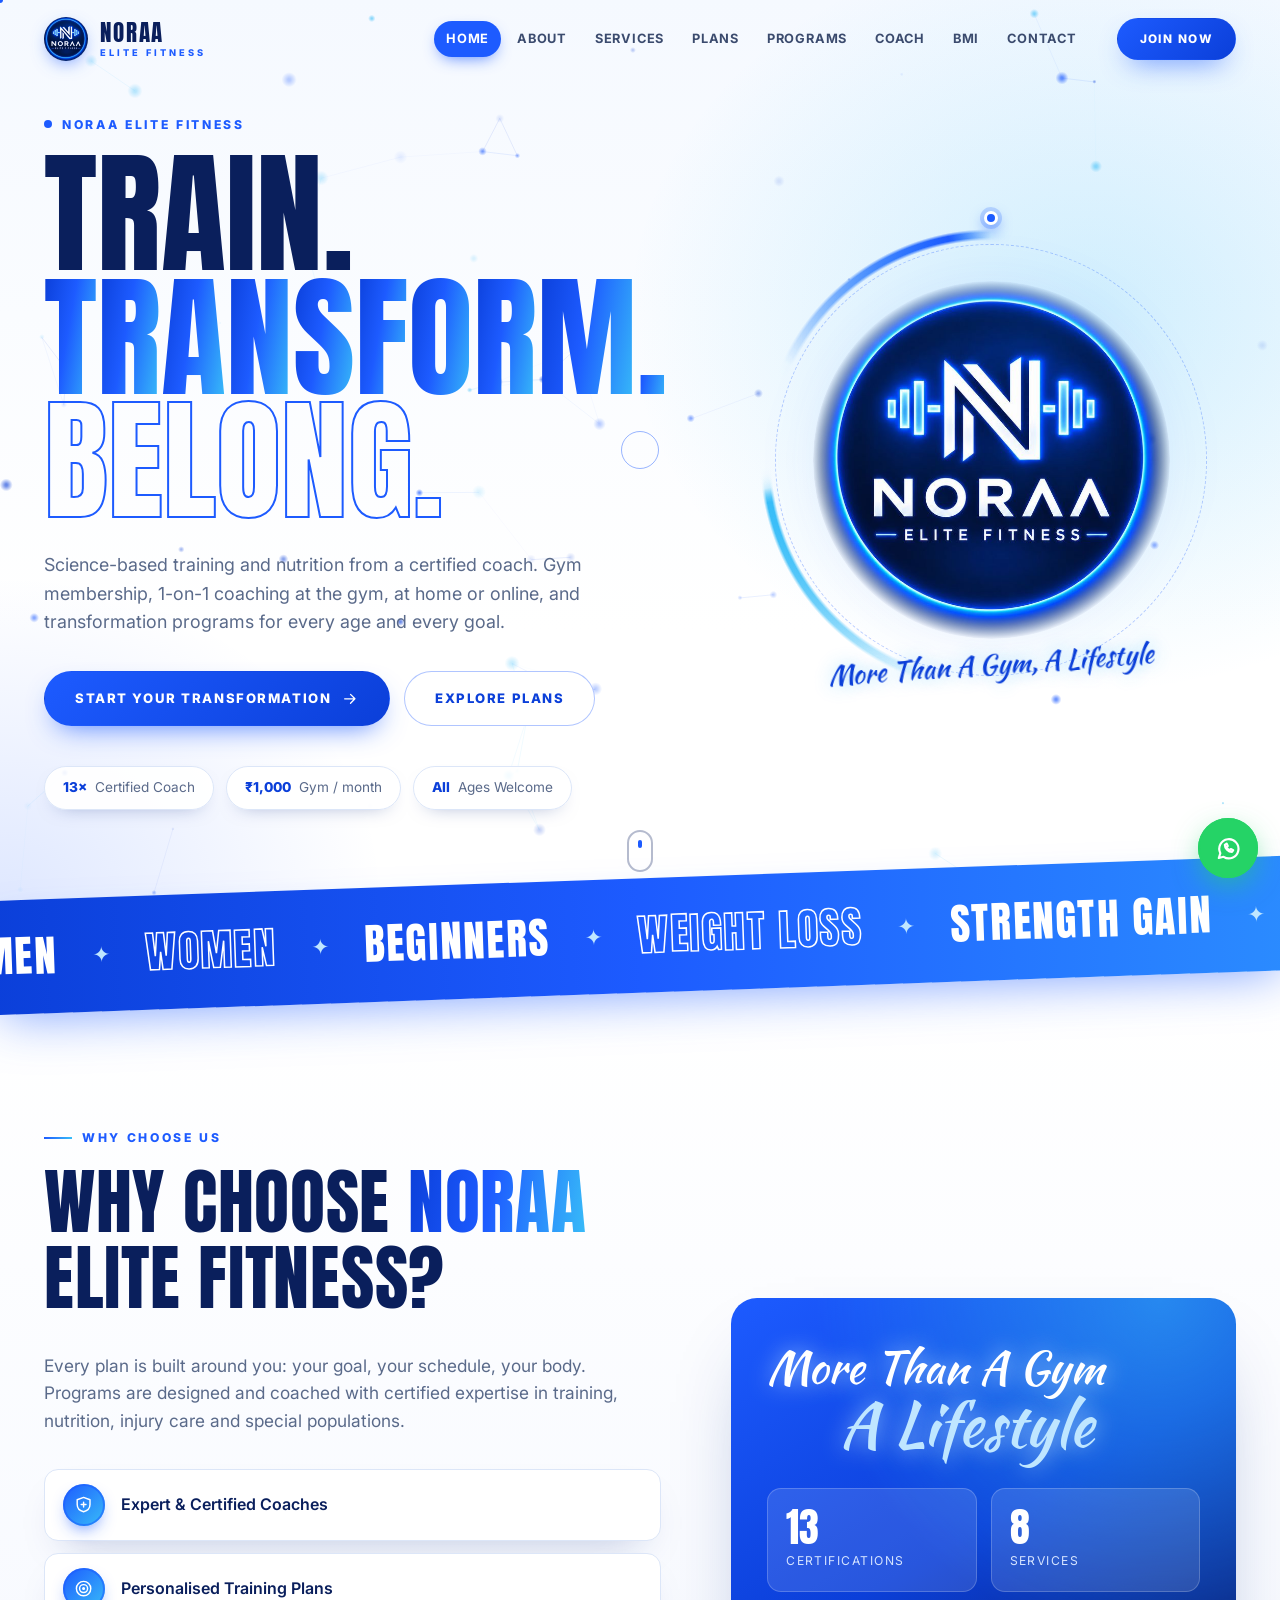
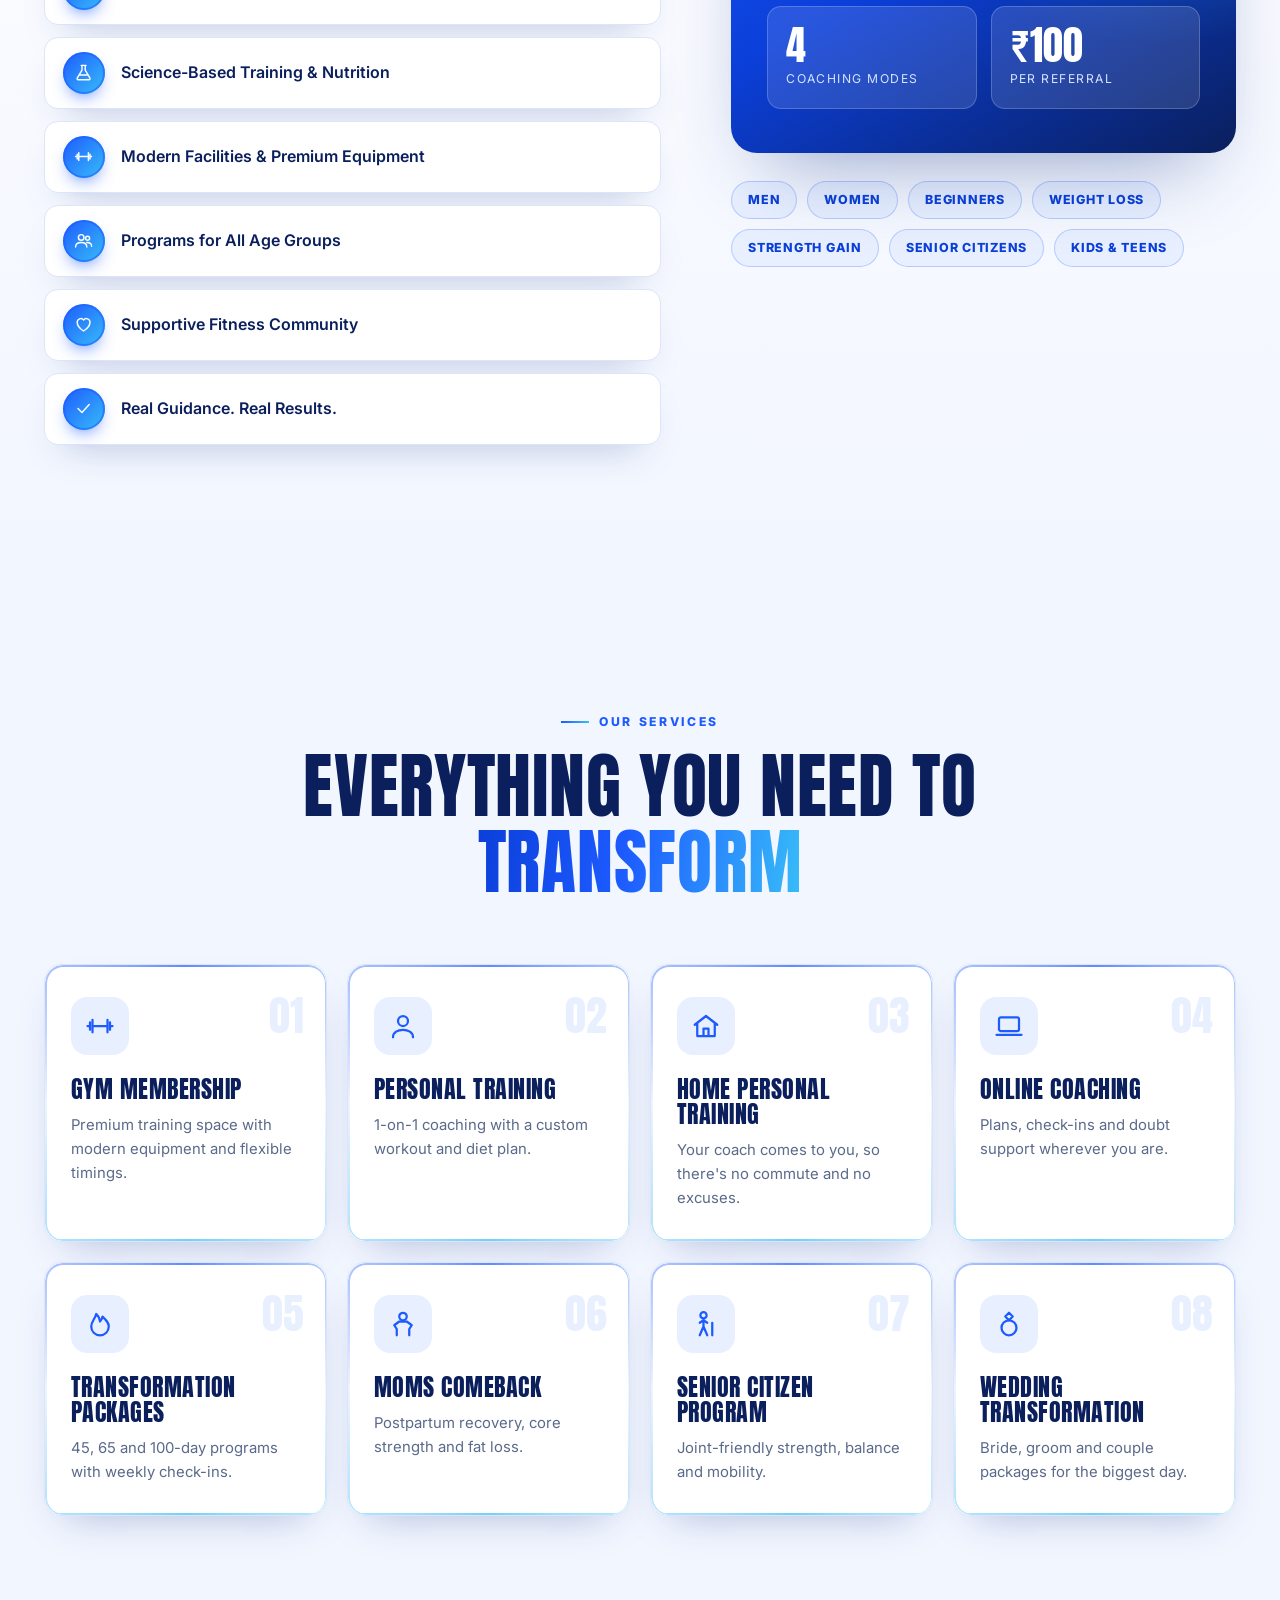
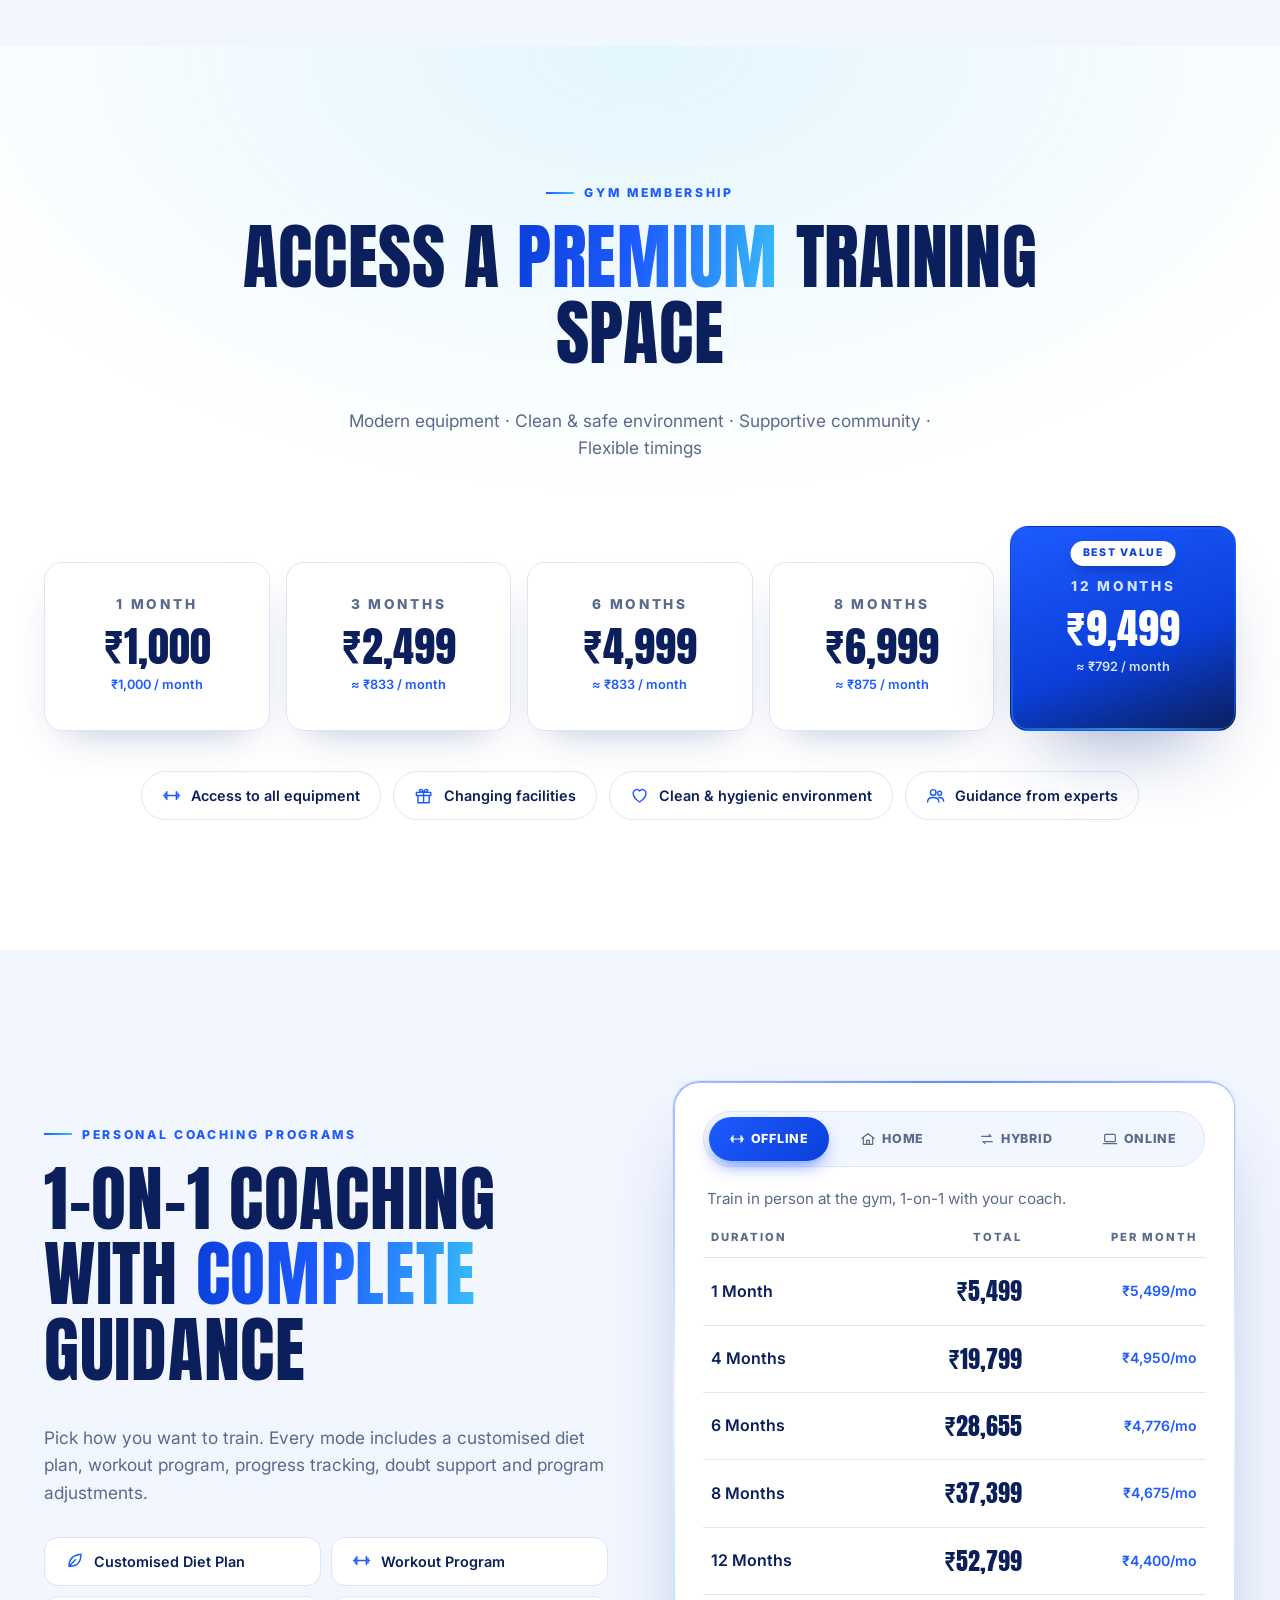
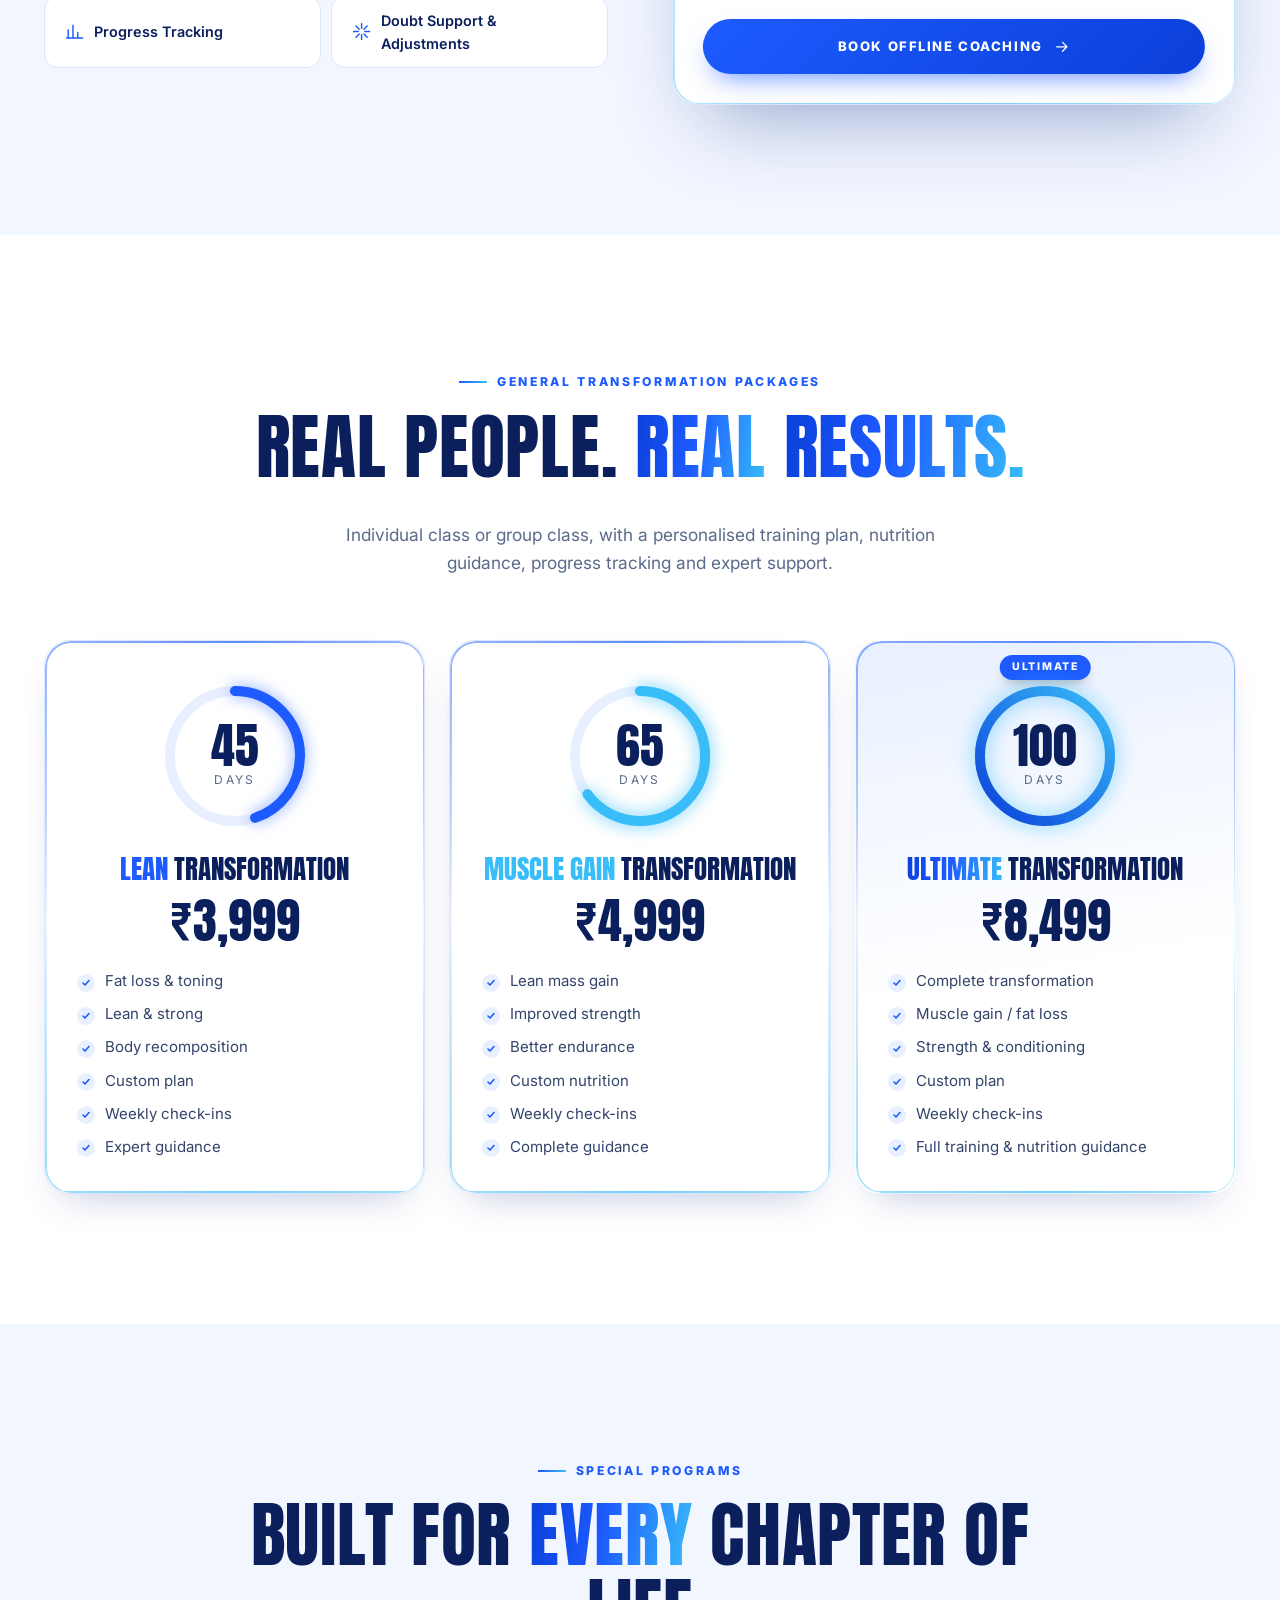
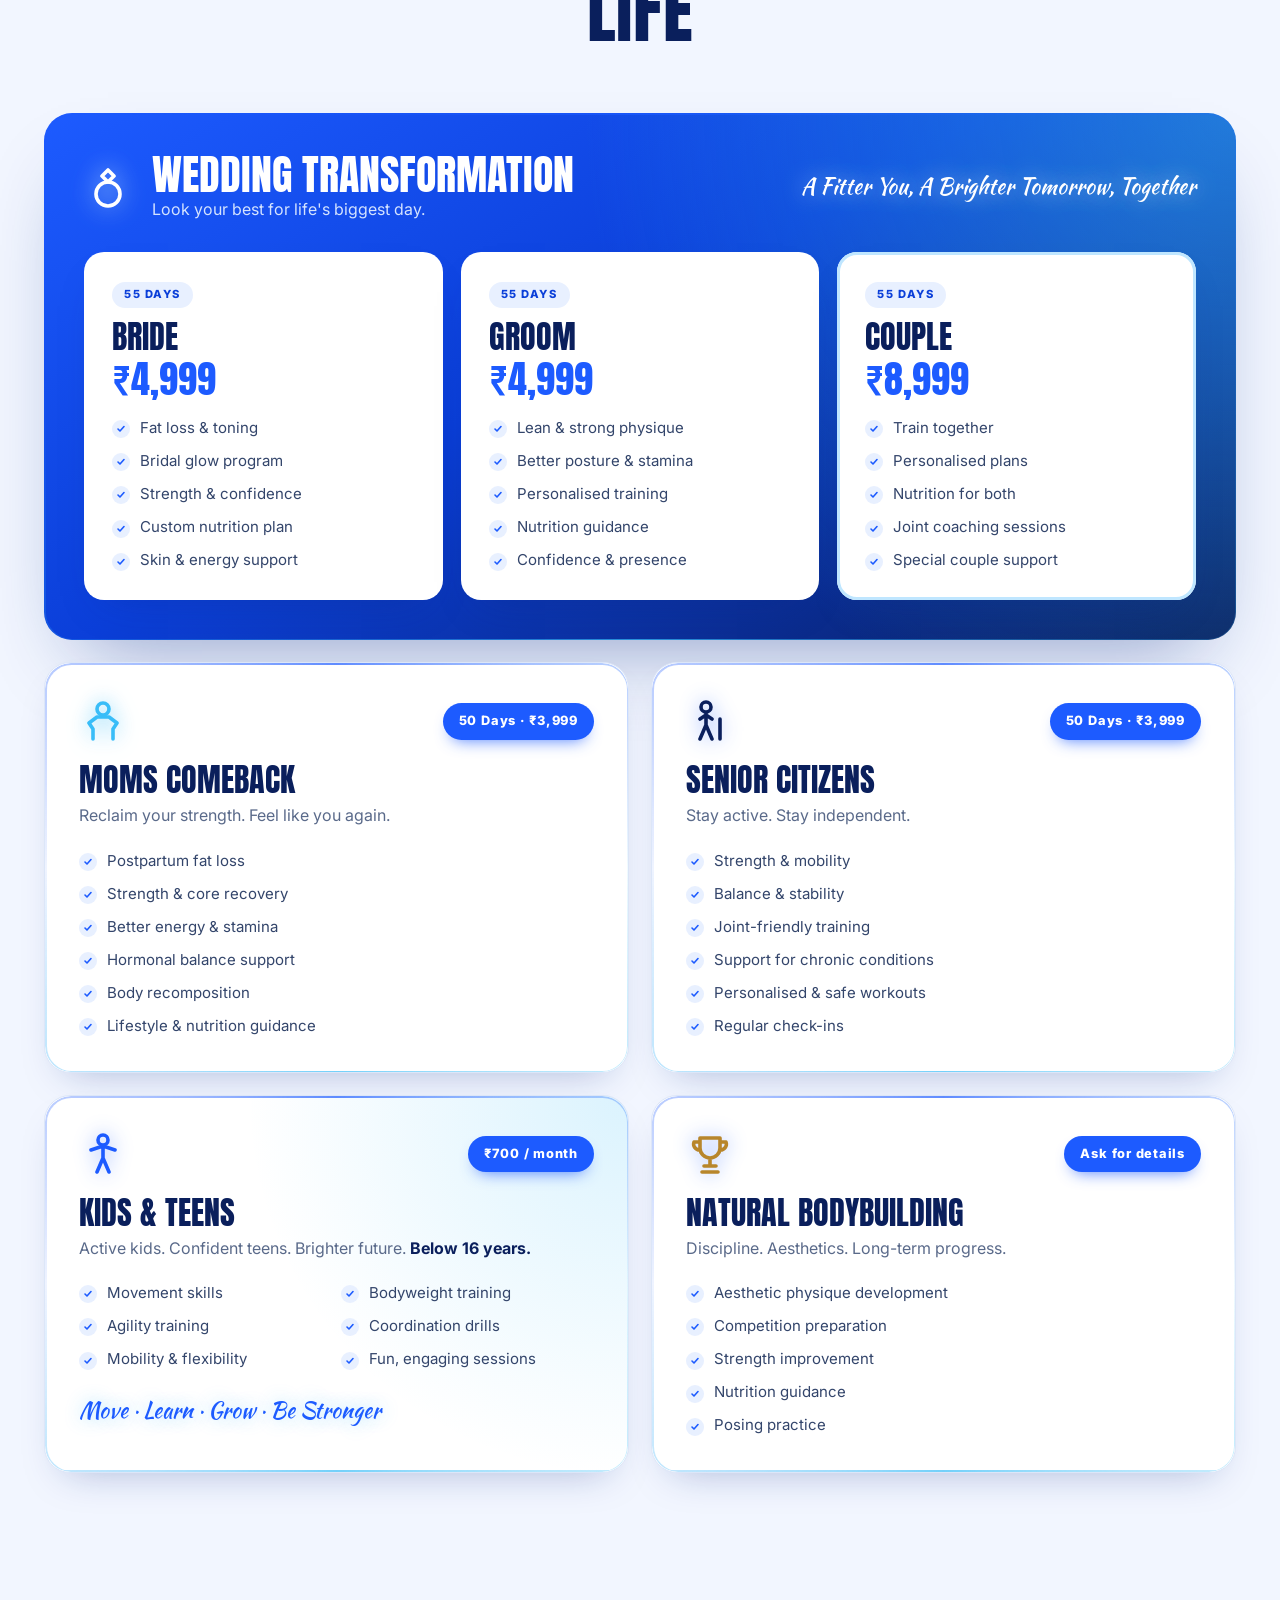
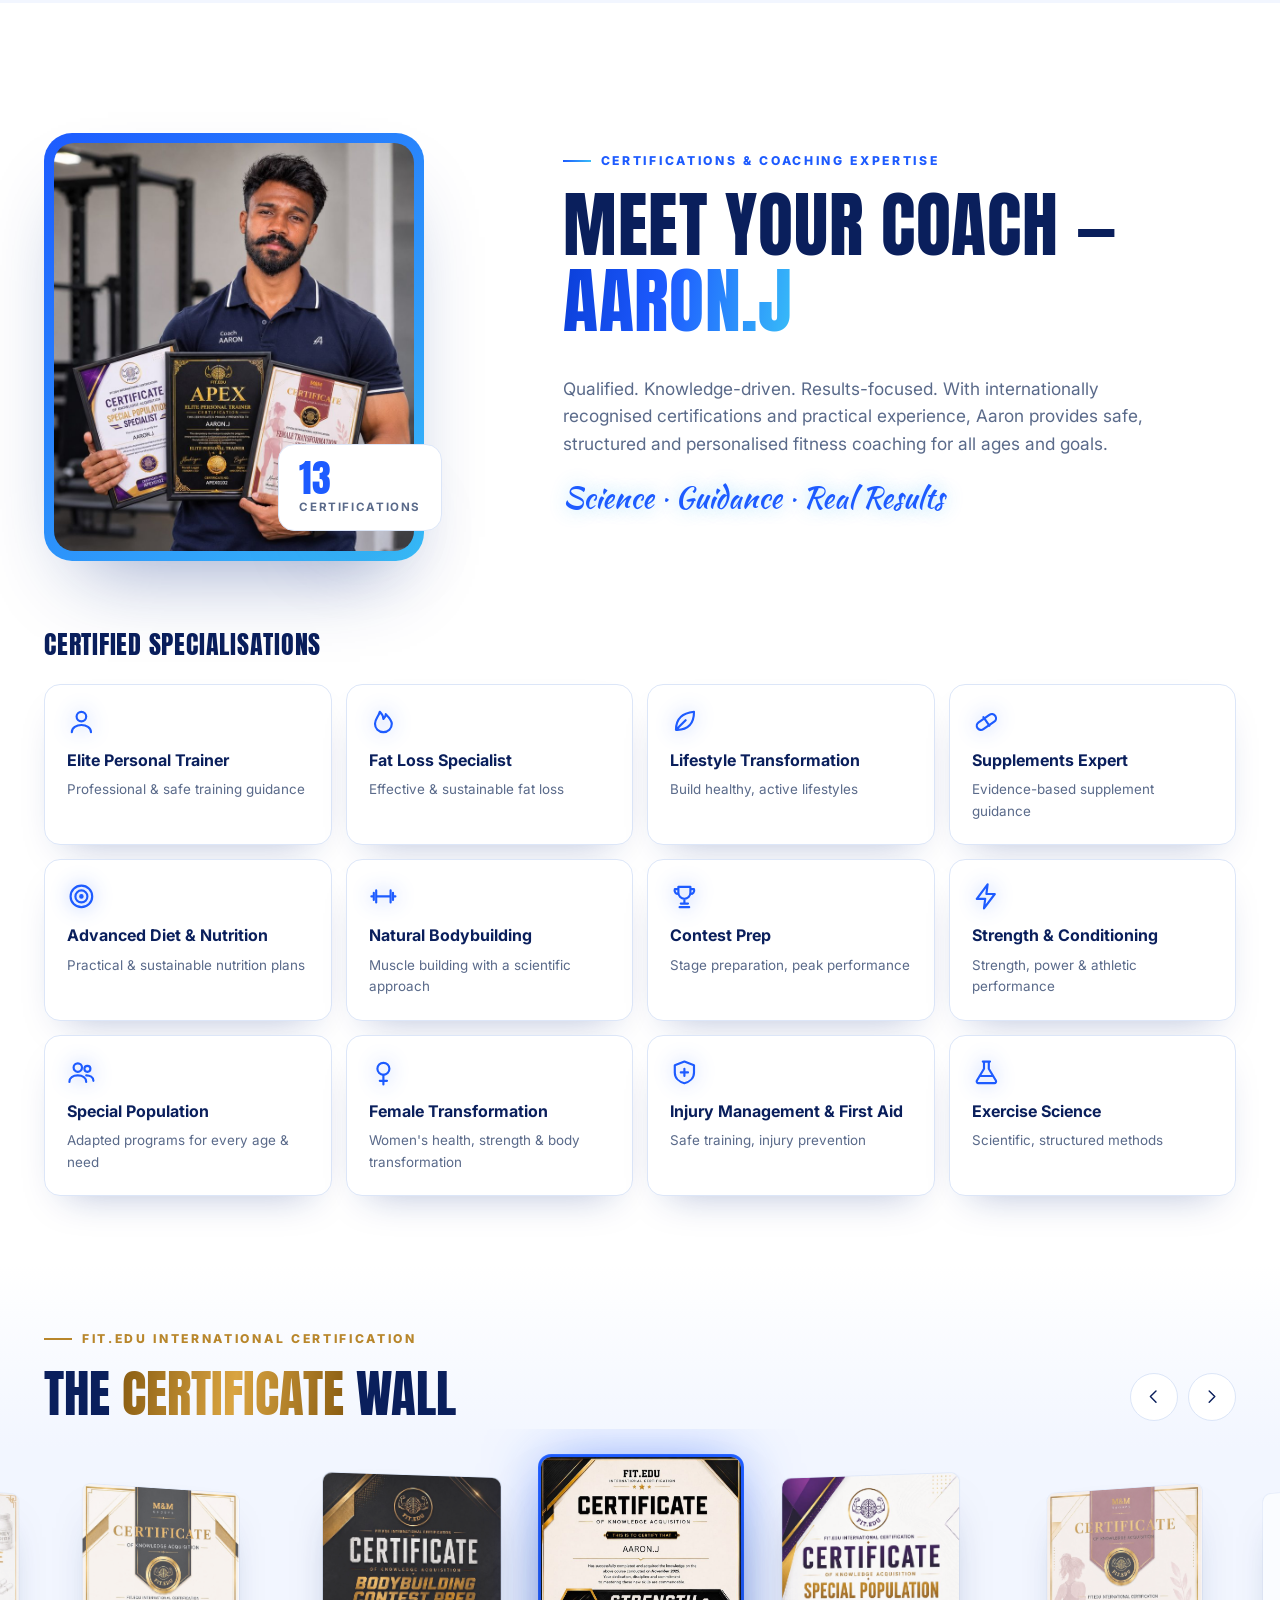
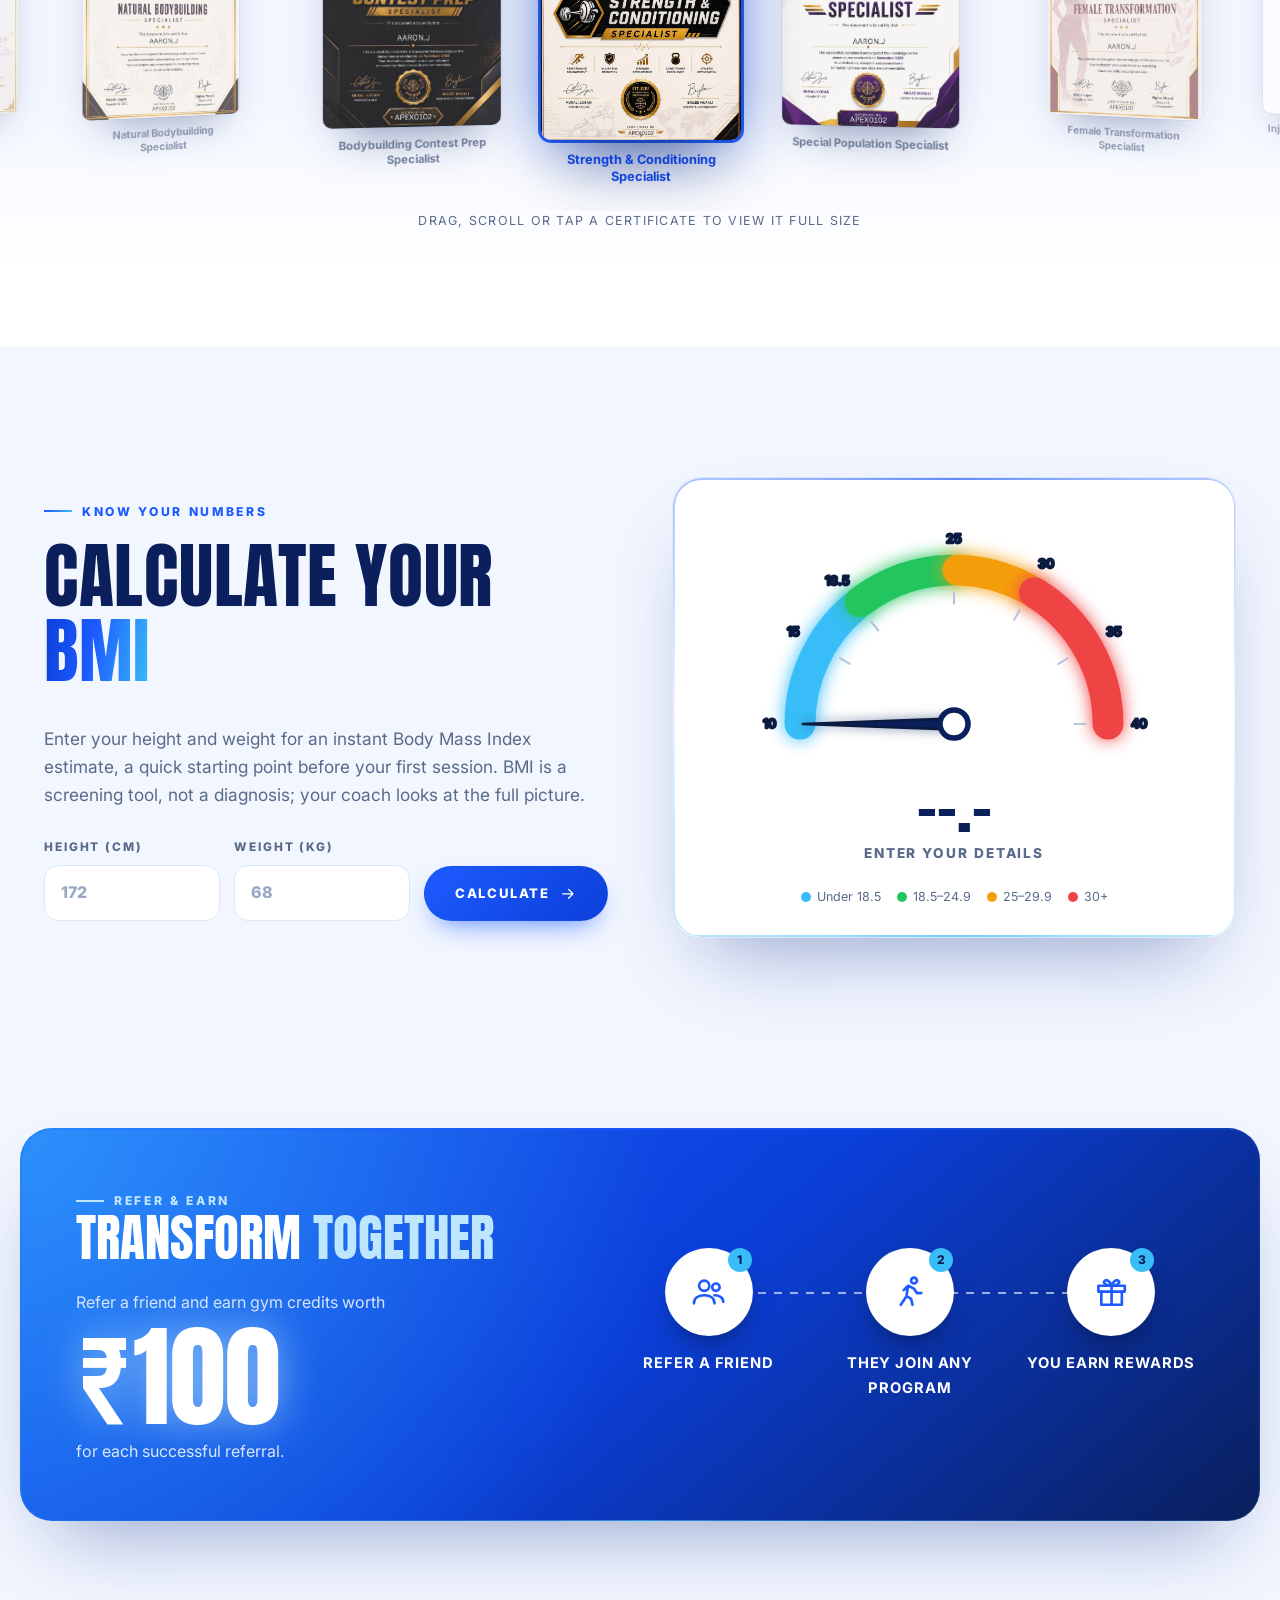
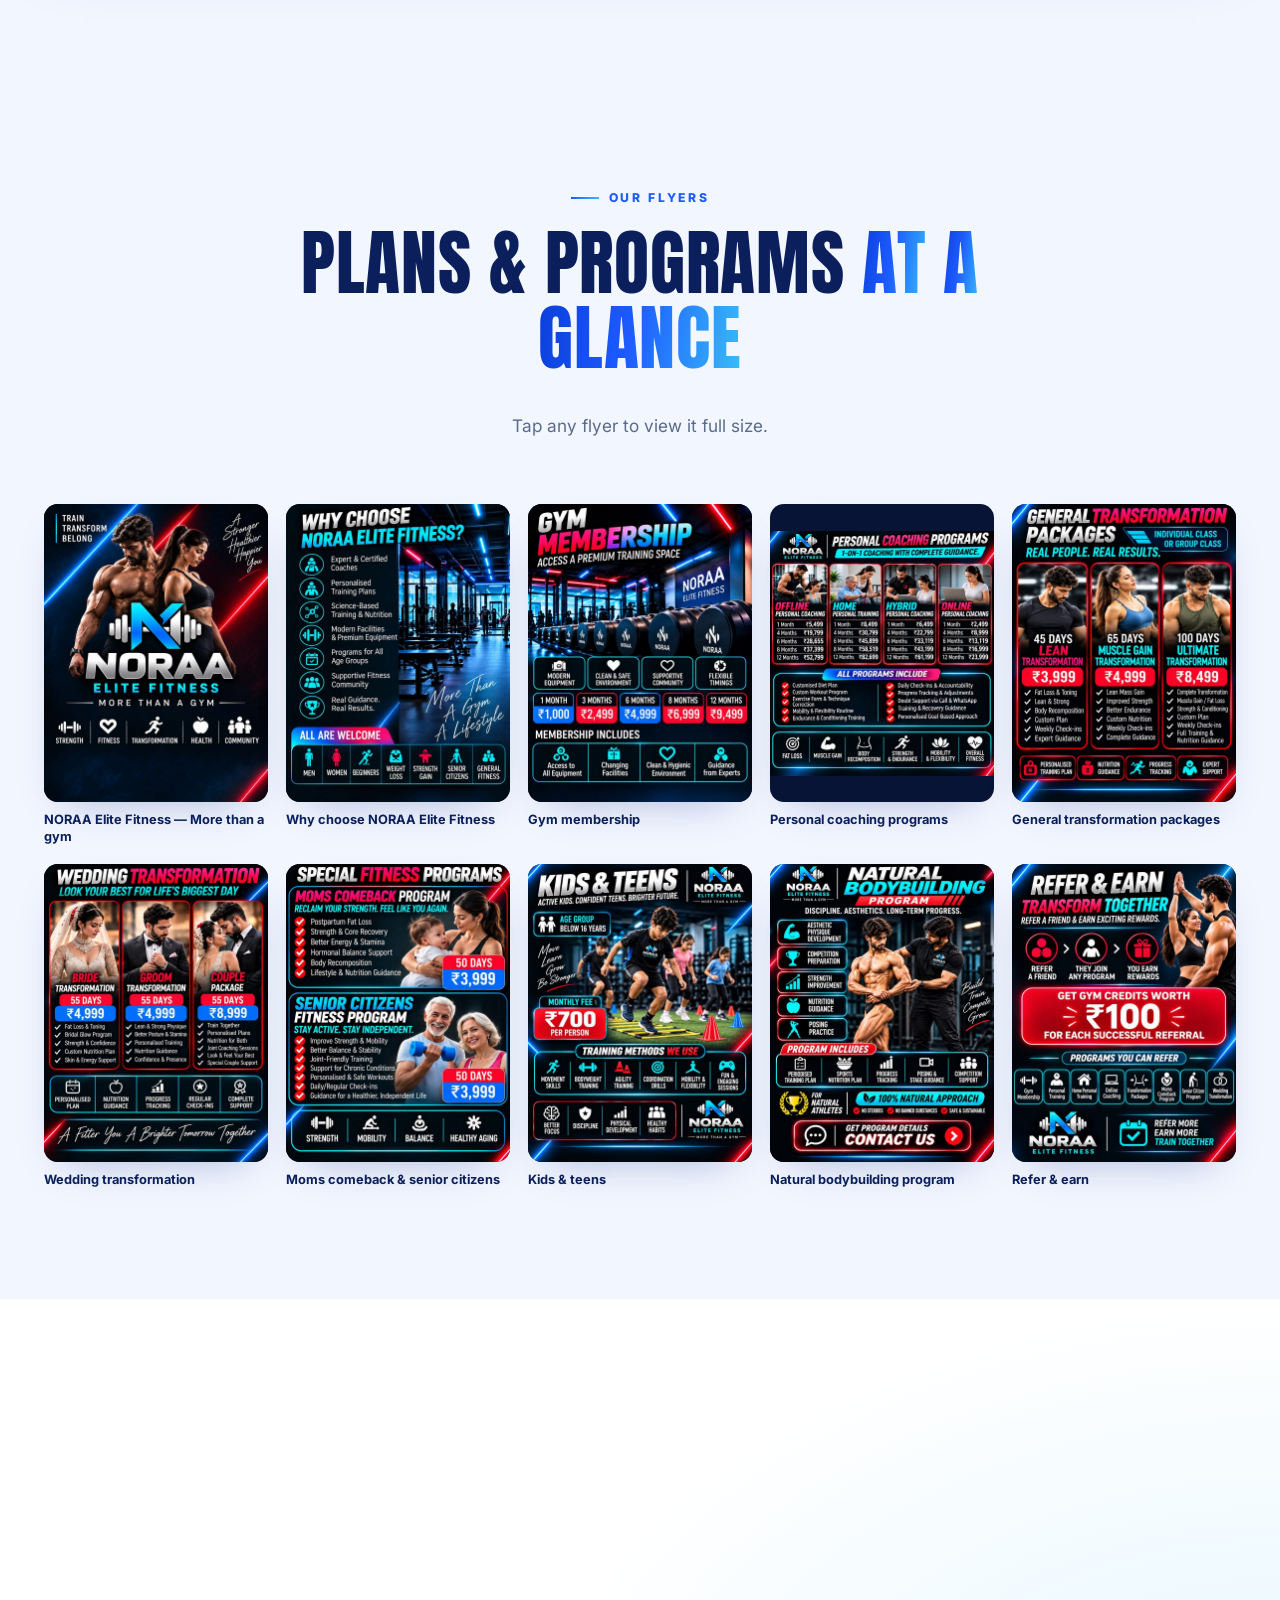
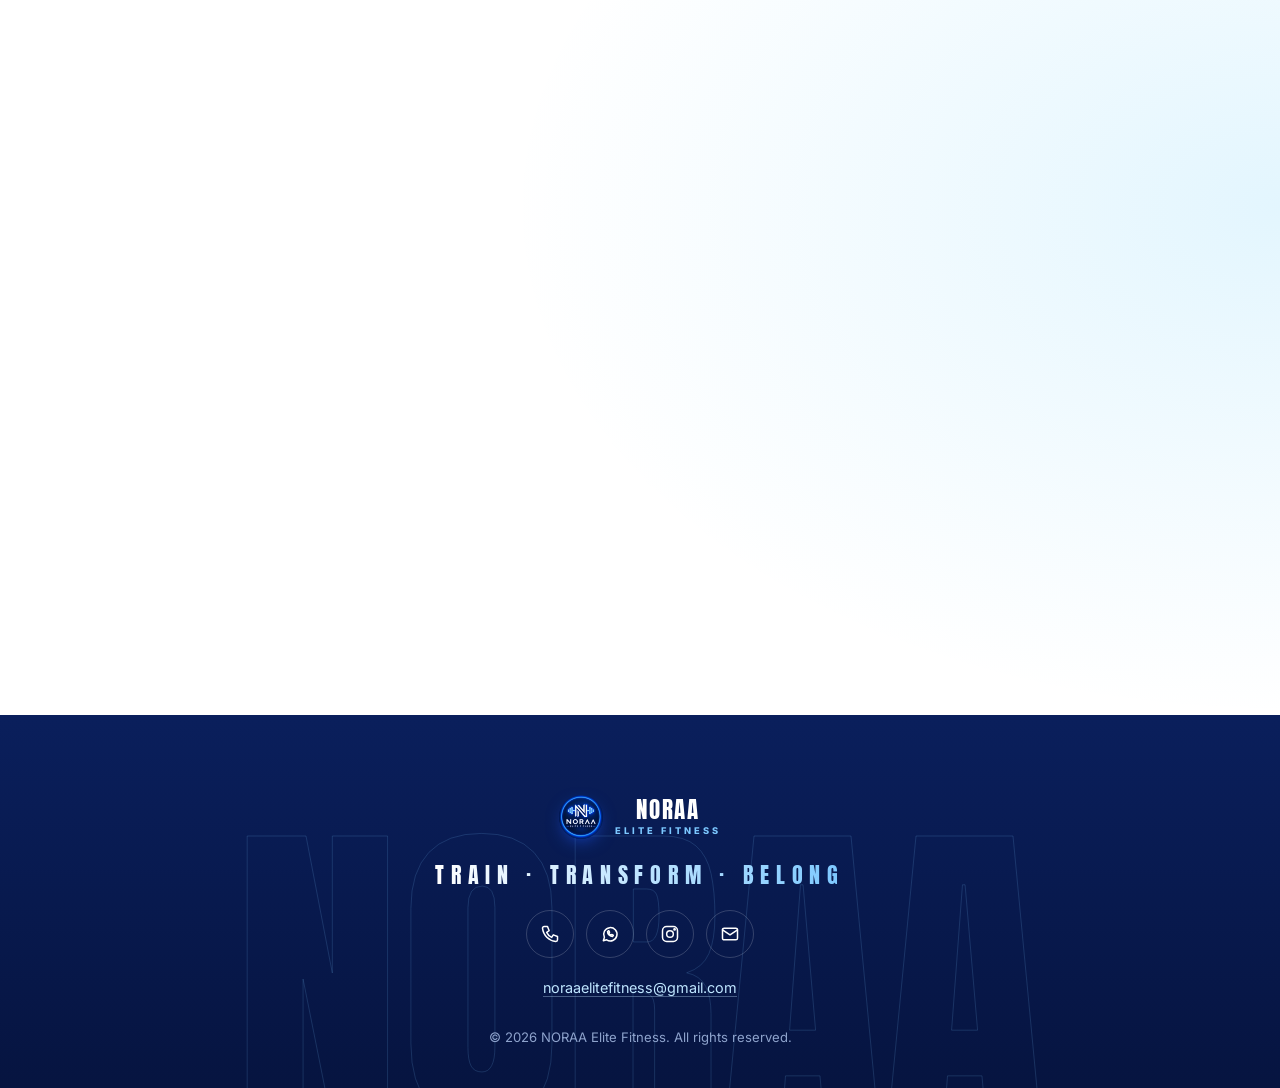
<file: site/index.html>
<!DOCTYPE html>
<html lang="en">
<head>
<meta charset="UTF-8">
<meta name="viewport" content="width=device-width, initial-scale=1.0">
<title>NORAA Elite Fitness — Train. Transform. Belong.</title>
<meta name="description" content="NORAA Elite Fitness — gym memberships, 1-on-1 personal coaching (offline, home, hybrid, online), transformation packages, wedding, moms, senior and kids programs with certified coach Aaron.J.">
<meta name="theme-color" content="#1d5bff">
<meta property="og:title" content="NORAA Elite Fitness — Train. Transform. Belong.">
<meta property="og:description" content="More than a gym — a lifestyle. Certified coaching, science-based training and nutrition for every age and goal.">
<meta property="og:image" content="assets/logo.jpg">
<link rel="icon" href="assets/logo.jpg">
<link rel="preconnect" href="https://fonts.googleapis.com">
<link rel="preconnect" href="https://fonts.gstatic.com" crossorigin>
<link href="https://fonts.googleapis.com/css2?family=Anton&family=Inter:wght@400;500;600;700;800&family=Kaushan+Script&display=swap" rel="stylesheet">
<link rel="stylesheet" href="css/style.css">
<script>
  document.documentElement.classList.add('js');
  if (!matchMedia('(prefers-reduced-motion: reduce)').matches) document.documentElement.classList.add('intro-run');
</script>
</head>
<body>

<!-- ============ ICON SPRITE ============ -->
<svg width="0" height="0" style="position:absolute" aria-hidden="true">
  <defs>
    <symbol id="i-dumbbell" viewBox="0 0 24 24"><path d="M2 12h2M20 12h2M6 7v10M18 7v10M4 9v6M20 9v6M6 12h12"/></symbol>
    <symbol id="i-user" viewBox="0 0 24 24"><circle cx="12" cy="8" r="4"/><path d="M4 21c0-4 4-6 8-6s8 2 8 6"/></symbol>
    <symbol id="i-users" viewBox="0 0 24 24"><circle cx="9" cy="8" r="3.5"/><circle cx="17" cy="9" r="2.5"/><path d="M2 20c0-3.5 3-5.5 7-5.5s7 2 7 5.5M16 14.5c3 0 6 1.5 6 4.5"/></symbol>
    <symbol id="i-home" viewBox="0 0 24 24"><path d="M3 11 12 4l9 7M5 10v10h14V10M10 20v-6h4v6"/></symbol>
    <symbol id="i-laptop" viewBox="0 0 24 24"><rect x="4" y="5" width="16" height="11" rx="1.5"/><path d="M2 19h20"/></symbol>
    <symbol id="i-swap" viewBox="0 0 24 24"><path d="M4 8h14l-3-3M20 16H6l3 3"/></symbol>
    <symbol id="i-heart" viewBox="0 0 24 24"><path d="M12 20s-8-5-8-11a4.5 4.5 0 0 1 8-2.8A4.5 4.5 0 0 1 20 9c0 6-8 11-8 11z"/></symbol>
    <symbol id="i-ring" viewBox="0 0 24 24"><circle cx="12" cy="15" r="6"/><path d="m9 6 3-3 3 3-3 3z"/></symbol>
    <symbol id="i-baby" viewBox="0 0 24 24"><circle cx="12" cy="6" r="3"/><path d="M7 21v-5l-2-3 4-3h6l4 3-2 3v5"/></symbol>
    <symbol id="i-senior" viewBox="0 0 24 24"><circle cx="10" cy="5" r="2.5"/><path d="M10 8v6l-3 7M10 14l3 7M7 11l3-2 3 2M17 11v10"/></symbol>
    <symbol id="i-kid" viewBox="0 0 24 24"><circle cx="12" cy="5" r="2.5"/><path d="m6 10 6-2 6 2M12 8v6l-3 7M12 14l3 7"/></symbol>
    <symbol id="i-flame" viewBox="0 0 24 24"><path d="M12 21c-4 0-7-3-7-7 0-4 3-6 4-10 2 2 3 4 3 6 1-1 2-2 2-4 3 3 5 5 5 8 0 4-3 7-7 7z"/></symbol>
    <symbol id="i-leaf" viewBox="0 0 24 24"><path d="M5 19C5 10 10 5 20 4c0 10-5 15-14 15zM5 19l8-8"/></symbol>
    <symbol id="i-pill" viewBox="0 0 24 24"><rect x="3" y="9" width="18" height="7" rx="3.5" transform="rotate(-35 12 12.5)"/><path d="m9.5 8.5 5 7"/></symbol>
    <symbol id="i-trophy" viewBox="0 0 24 24"><path d="M7 4h10v5a5 5 0 0 1-10 0zM7 6H4a3 3 0 0 0 3 4M17 6h3a3 3 0 0 1-3 4M12 14v4M8 21h8M9 18h6"/></symbol>
    <symbol id="i-bolt" viewBox="0 0 24 24"><path d="M13 2 4 14h7l-1 8 9-12h-7z"/></symbol>
    <symbol id="i-shield" viewBox="0 0 24 24"><path d="M12 3 4 6v6c0 5 4 8 8 9 4-1 8-4 8-9V6z"/><path d="M12 9v6M9 12h6"/></symbol>
    <symbol id="i-brain" viewBox="0 0 24 24"><path d="M9 4a3 3 0 0 0-3 3 3 3 0 0 0-2 5 3 3 0 0 0 2 5 3 3 0 0 0 6 1V5a3 3 0 0 0-3-1zM15 4a3 3 0 0 1 3 3 3 3 0 0 1 2 5 3 3 0 0 1-2 5 3 3 0 0 1-6 1"/></symbol>
    <symbol id="i-chart" viewBox="0 0 24 24"><path d="M4 20V10M10 20V4M16 20v-7M22 20H2"/></symbol>
    <symbol id="i-target" viewBox="0 0 24 24"><circle cx="12" cy="12" r="9"/><circle cx="12" cy="12" r="5"/><circle cx="12" cy="12" r="1"/></symbol>
    <symbol id="i-female" viewBox="0 0 24 24"><circle cx="12" cy="9" r="5"/><path d="M12 14v8M9 19h6"/></symbol>
    <symbol id="i-flask" viewBox="0 0 24 24"><path d="M9 3h6M10 3v6L4 19a1.5 1.5 0 0 0 1.3 2h13.4a1.5 1.5 0 0 0 1.3-2L14 9V3M7 15h10"/></symbol>
    <symbol id="i-check" viewBox="0 0 24 24"><path d="m5 12 5 5 9-10"/></symbol>
    <symbol id="i-gift" viewBox="0 0 24 24"><rect x="3" y="8" width="18" height="4"/><path d="M5 12v9h14v-9M12 8v13M12 8S10 3 7.5 4.5 9 8 12 8zM12 8s2-5 4.5-3.5S15 8 12 8z"/></symbol>
    <symbol id="i-clock" viewBox="0 0 24 24"><circle cx="12" cy="12" r="9"/><path d="M12 7v5l3 2"/></symbol>
    <symbol id="i-spark" viewBox="0 0 24 24"><path d="M12 2v6M12 16v6M2 12h6M16 12h6M5 5l4 4M15 15l4 4M19 5l-4 4M9 15l-4 4"/></symbol>
    <symbol id="i-mail" viewBox="0 0 24 24"><rect x="3" y="5" width="18" height="14" rx="2"/><path d="m3 7 9 6 9-6"/></symbol>
    <symbol id="i-phone" viewBox="0 0 24 24"><path d="M5 3h4l2 5-3 2a12 12 0 0 0 6 6l2-3 5 2v4a2 2 0 0 1-2 2A18 18 0 0 1 3 5a2 2 0 0 1 2-2z"/></symbol>
    <symbol id="i-insta" viewBox="0 0 24 24"><rect x="3" y="3" width="18" height="18" rx="5"/><circle cx="12" cy="12" r="4"/><circle cx="17.5" cy="6.5" r=".8"/></symbol>
    <symbol id="i-wa" viewBox="0 0 24 24"><path d="M4 20l1.3-4A8 8 0 1 1 8 19z"/><path d="M9 9c0 3 3 6 6 6l1-1.5-2-1-1 1c-1-.5-2-1.5-2.5-2.5l1-1-1-2z"/></symbol>
    <symbol id="i-arrow" viewBox="0 0 24 24"><path d="M5 12h14M13 6l6 6-6 6"/></symbol>
    <symbol id="i-left" viewBox="0 0 24 24"><path d="M15 5l-7 7 7 7"/></symbol>
    <symbol id="i-right" viewBox="0 0 24 24"><path d="M9 5l7 7-7 7"/></symbol>
    <symbol id="i-close" viewBox="0 0 24 24"><path d="M6 6l12 12M18 6 6 18"/></symbol>
    <symbol id="i-run" viewBox="0 0 24 24"><circle cx="15" cy="4.5" r="2"/><path d="m6 21 4-6 3 2 1 4M8 11l3-3 4 2 2 3h3M11 8l-1 6"/></symbol>
  </defs>
</svg>

<!-- ============ LAUNCH INTRO ============ -->
<div id="intro" aria-hidden="true">
  <div class="intro-grid"></div>
  <div class="intro-stage">
    <svg class="intro-logo" viewBox="-200 -200 400 400">
      <defs>
        <linearGradient id="nGrad" x1="0" y1="0" x2="1" y2="1">
          <stop offset="0" stop-color="#ffffff"/>
          <stop offset="1" stop-color="#9fdcff"/>
        </linearGradient>
        <filter id="neon" x="-50%" y="-50%" width="200%" height="200%">
          <feGaussianBlur stdDeviation="5" result="b1"/>
          <feGaussianBlur in="SourceGraphic" stdDeviation="14" result="b2"/>
          <feMerge><feMergeNode in="b2"/><feMergeNode in="b1"/><feMergeNode in="SourceGraphic"/></feMerge>
        </filter>
      </defs>
      <circle class="i-ring" r="172" pathLength="1"/>
      <circle class="i-ring i-ring2" r="186" pathLength="1"/>
      <g class="i-bells i-bells-l">
        <path d="M-60 0H-138"/>
        <rect x="-112" y="-30" width="11" height="60" rx="3"/>
        <rect x="-128" y="-20" width="10" height="40" rx="3"/>
        <rect x="-96" y="-40" width="12" height="80" rx="3"/>
      </g>
      <g class="i-bells i-bells-r">
        <path d="M60 0H138"/>
        <rect x="101" y="-30" width="11" height="60" rx="3"/>
        <rect x="118" y="-20" width="10" height="40" rx="3"/>
        <rect x="84" y="-40" width="12" height="80" rx="3"/>
      </g>
      <path class="i-n" pathLength="1" d="M-48 -72H-20L24 22V-72H48V72H20L-24 -22V72H-48Z"/>
    </svg>
    <div class="intro-word"><span>N</span><span>O</span><span>R</span><span>A</span><span>A</span></div>
    <div class="intro-sub"><i></i>ELITE FITNESS<i></i></div>
  </div>
  <div class="intro-meter">
    <span class="intro-count">0</span>
    <div class="intro-bar"><i></i></div>
    <span class="intro-label">Loading your transformation</span>
  </div>
  <button class="intro-skip" type="button">Skip intro</button>
  <div class="intro-slash s1"></div>
  <div class="intro-slash s2"></div>
</div>

<div class="scroll-progress" aria-hidden="true"><i></i></div>
<div class="cursor-dot" aria-hidden="true"></div>
<div class="cursor-ring" aria-hidden="true"></div>

<!-- ============ HEADER ============ -->
<header class="site-header" id="siteHeader">
  <div class="container header-inner">
    <a href="#home" class="brand" aria-label="NORAA Elite Fitness home">
      <img src="assets/logo.jpg" alt="" width="44" height="44">
      <span><b>NORAA</b><small>ELITE FITNESS</small></span>
    </a>
    <nav class="main-nav" id="mainNav" aria-label="Main">
      <ul>
        <li><a href="#home">Home</a></li>
        <li><a href="#about">About</a></li>
        <li><a href="#services">Services</a></li>
        <li><a href="#plans">Plans</a></li>
        <li><a href="#programs">Programs</a></li>
        <li><a href="#coach">Coach</a></li>
        <li><a href="#bmi">BMI</a></li>
        <li><a href="#contact">Contact</a></li>
      </ul>
      <a href="#contact" class="btn btn-primary btn-sm magnetic">Join Now</a>
    </nav>
    <button class="hamburger" id="hamburger" aria-label="Open menu" aria-expanded="false" aria-controls="mainNav">
      <span></span><span></span><span></span>
    </button>
  </div>
</header>

<main>

<!-- ============ HERO ============ -->
<section class="hero" id="home">
  <canvas class="hero-canvas" id="heroCanvas" aria-hidden="true"></canvas>
  <div class="hero-beams" aria-hidden="true"><i></i><i></i><i></i></div>
  <div class="hero-floor" aria-hidden="true"></div>
  <div class="container hero-inner">
    <div class="hero-copy">
      <p class="eyebrow hero-in" style="--d:0"><span class="pulse-dot"></span>NORAA Elite Fitness</p>
      <h1 class="hero-title">
        <span class="line" data-split="chars">Train.</span>
        <span class="line line-2" data-split="chars">Transform.</span>
        <span class="line line-3" data-split="chars">Belong.</span>
      </h1>
      <p class="hero-sub hero-in" style="--d:6">Science-based training and nutrition from a certified coach. Gym membership, 1-on-1 coaching at the gym, at home or online, and transformation programs for every age and every goal.</p>
      <div class="hero-actions hero-in" style="--d:7">
        <a href="#contact" class="btn btn-primary magnetic">Start Your Transformation <svg><use href="#i-arrow"/></svg></a>
        <a href="#plans" class="btn btn-ghost magnetic">Explore Plans</a>
      </div>
      <ul class="hero-chips hero-in" style="--d:8">
        <li><b>13×</b> Certified Coach</li>
        <li><b>₹1,000</b> Gym / month</li>
        <li><b>All</b> Ages Welcome</li>
      </ul>
    </div>
    <div class="hero-emblem hero-in" style="--d:4" id="heroEmblem">
      <div class="emblem-ring r1"></div>
      <div class="emblem-ring r2"></div>
      <div class="emblem-orbit"><span></span></div>
      <img src="assets/logo.jpg" alt="NORAA Elite Fitness logo" width="700" height="700">
      <p class="emblem-script">More Than A Gym, A Lifestyle</p>
    </div>
  </div>
  <a href="#about" class="scroll-cue" aria-label="Scroll down"><span></span></a>
</section>

<!-- ============ MARQUEE ============ -->
<div class="marquee" aria-hidden="true">
  <div class="marquee-track">
    <span>Men</span><i>✦</i><span class="o">Women</span><i>✦</i><span>Beginners</span><i>✦</i><span class="o">Weight Loss</span><i>✦</i><span>Strength Gain</span><i>✦</i><span class="o">Senior Citizens</span><i>✦</i><span>General Fitness</span><i>✦</i>
    <span>Men</span><i>✦</i><span class="o">Women</span><i>✦</i><span>Beginners</span><i>✦</i><span class="o">Weight Loss</span><i>✦</i><span>Strength Gain</span><i>✦</i><span class="o">Senior Citizens</span><i>✦</i><span>General Fitness</span><i>✦</i>
  </div>
</div>

<!-- ============ ABOUT / WHY ============ -->
<section class="section about" id="about">
  <div class="container about-grid">
    <div class="about-copy">
      <p class="eyebrow" data-reveal>Why Choose Us</p>
      <h2 class="h-xl" data-split>Why Choose <em>NORAA</em> Elite Fitness?</h2>
      <p class="lead" data-reveal>Every plan is built around you: your goal, your schedule, your body. Programs are designed and coached with certified expertise in training, nutrition, injury care and special populations.</p>
      <ul class="why-list">
        <li data-reveal style="--d:0"><span class="why-ic"><svg><use href="#i-shield"/></svg></span>Expert &amp; Certified Coaches</li>
        <li data-reveal style="--d:1"><span class="why-ic"><svg><use href="#i-target"/></svg></span>Personalised Training Plans</li>
        <li data-reveal style="--d:2"><span class="why-ic"><svg><use href="#i-flask"/></svg></span>Science-Based Training &amp; Nutrition</li>
        <li data-reveal style="--d:3"><span class="why-ic"><svg><use href="#i-dumbbell"/></svg></span>Modern Facilities &amp; Premium Equipment</li>
        <li data-reveal style="--d:4"><span class="why-ic"><svg><use href="#i-users"/></svg></span>Programs for All Age Groups</li>
        <li data-reveal style="--d:5"><span class="why-ic"><svg><use href="#i-heart"/></svg></span>Supportive Fitness Community</li>
        <li data-reveal style="--d:6"><span class="why-ic"><svg><use href="#i-check"/></svg></span>Real Guidance. Real Results.</li>
      </ul>
    </div>
    <div class="about-side">
      <div class="lifestyle-card tilt" data-reveal="zoom">
        <p class="script">More Than A Gym</p>
        <p class="script big">A Lifestyle</p>
        <div class="stat-grid">
          <div><strong data-count="13">0</strong><span>Certifications</span></div>
          <div><strong data-count="8">0</strong><span>Services</span></div>
          <div><strong data-count="4">0</strong><span>Coaching Modes</span></div>
          <div><strong data-count="100" data-prefix="₹">0</strong><span>Per Referral</span></div>
        </div>
      </div>
      <div class="welcome-tags" data-reveal>
        <span>Men</span><span>Women</span><span>Beginners</span><span>Weight Loss</span><span>Strength Gain</span><span>Senior Citizens</span><span>Kids &amp; Teens</span>
      </div>
    </div>
  </div>
</section>

<!-- ============ SERVICES ============ -->
<section class="section services" id="services">
  <div class="container">
    <div class="section-head">
      <p class="eyebrow" data-reveal>Our Services</p>
      <h2 class="h-xl" data-split>Everything You Need To <em>Transform</em></h2>
    </div>
    <div class="service-grid">
      <a href="#plans" class="svc spot glow-border" data-reveal style="--d:0"><span class="svc-n">01</span><svg class="svc-ic"><use href="#i-dumbbell"/></svg><h3>Gym Membership</h3><p>Premium training space with modern equipment and flexible timings.</p></a>
      <a href="#coaching" class="svc spot glow-border" data-reveal style="--d:1"><span class="svc-n">02</span><svg class="svc-ic"><use href="#i-user"/></svg><h3>Personal Training</h3><p>1-on-1 coaching with a custom workout and diet plan.</p></a>
      <a href="#coaching" class="svc spot glow-border" data-reveal style="--d:2"><span class="svc-n">03</span><svg class="svc-ic"><use href="#i-home"/></svg><h3>Home Personal Training</h3><p>Your coach comes to you, so there's no commute and no excuses.</p></a>
      <a href="#coaching" class="svc spot glow-border" data-reveal style="--d:3"><span class="svc-n">04</span><svg class="svc-ic"><use href="#i-laptop"/></svg><h3>Online Coaching</h3><p>Plans, check-ins and doubt support wherever you are.</p></a>
      <a href="#transform" class="svc spot glow-border" data-reveal style="--d:4"><span class="svc-n">05</span><svg class="svc-ic"><use href="#i-flame"/></svg><h3>Transformation Packages</h3><p>45, 65 and 100-day programs with weekly check-ins.</p></a>
      <a href="#programs" class="svc spot glow-border" data-reveal style="--d:5"><span class="svc-n">06</span><svg class="svc-ic"><use href="#i-baby"/></svg><h3>Moms Comeback</h3><p>Postpartum recovery, core strength and fat loss.</p></a>
      <a href="#programs" class="svc spot glow-border" data-reveal style="--d:6"><span class="svc-n">07</span><svg class="svc-ic"><use href="#i-senior"/></svg><h3>Senior Citizen Program</h3><p>Joint-friendly strength, balance and mobility.</p></a>
      <a href="#programs" class="svc spot glow-border" data-reveal style="--d:7"><span class="svc-n">08</span><svg class="svc-ic"><use href="#i-ring"/></svg><h3>Wedding Transformation</h3><p>Bride, groom and couple packages for the biggest day.</p></a>
    </div>
  </div>
</section>

<!-- ============ PLANS: MEMBERSHIP ============ -->
<section class="section plans" id="plans">
  <div class="container">
    <div class="section-head">
      <p class="eyebrow" data-reveal>Gym Membership</p>
      <h2 class="h-xl" data-split>Access A <em>Premium</em> Training Space</h2>
      <p class="lead center" data-reveal>Modern equipment · Clean &amp; safe environment · Supportive community · Flexible timings</p>
    </div>
    <div class="member-grid">
      <article class="mcard spot" data-reveal style="--d:0"><h3>1 Month</h3><p class="price" data-count="1000" data-prefix="₹">₹1,000</p><p class="per">₹1,000 / month</p></article>
      <article class="mcard spot" data-reveal style="--d:1"><h3>3 Months</h3><p class="price" data-count="2499" data-prefix="₹">₹2,499</p><p class="per">≈ ₹833 / month</p></article>
      <article class="mcard spot" data-reveal style="--d:2"><h3>6 Months</h3><p class="price" data-count="4999" data-prefix="₹">₹4,999</p><p class="per">≈ ₹833 / month</p></article>
      <article class="mcard spot" data-reveal style="--d:3"><h3>8 Months</h3><p class="price" data-count="6999" data-prefix="₹">₹6,999</p><p class="per">≈ ₹875 / month</p></article>
      <article class="mcard spot featured glow-border" data-reveal style="--d:4"><span class="badge">Best Value</span><h3>12 Months</h3><p class="price" data-count="9499" data-prefix="₹">₹9,499</p><p class="per">≈ ₹792 / month</p></article>
    </div>
    <ul class="includes" data-reveal>
      <li><svg><use href="#i-dumbbell"/></svg>Access to all equipment</li>
      <li><svg><use href="#i-gift"/></svg>Changing facilities</li>
      <li><svg><use href="#i-heart"/></svg>Clean &amp; hygienic environment</li>
      <li><svg><use href="#i-users"/></svg>Guidance from experts</li>
    </ul>
  </div>
</section>

<!-- ============ PLANS: PERSONAL COACHING ============ -->
<section class="section coaching" id="coaching">
  <div class="container coaching-grid">
    <div class="coaching-copy">
      <p class="eyebrow" data-reveal>Personal Coaching Programs</p>
      <h2 class="h-xl" data-split>1-on-1 Coaching With <em>Complete</em> Guidance</h2>
      <p class="lead" data-reveal>Pick how you want to train. Every mode includes a customised diet plan, workout program, progress tracking, doubt support and program adjustments.</p>
      <ul class="includes stacked" data-reveal>
        <li><svg><use href="#i-leaf"/></svg>Customised Diet Plan</li>
        <li><svg><use href="#i-dumbbell"/></svg>Workout Program</li>
        <li><svg><use href="#i-chart"/></svg>Progress Tracking</li>
        <li><svg><use href="#i-spark"/></svg>Doubt Support &amp; Adjustments</li>
      </ul>
    </div>
    <div class="coach-panel glow-border" data-reveal="right">
      <div class="mode-tabs" role="tablist" aria-label="Coaching mode">
        <span class="mode-ind" aria-hidden="true"></span>
        <button role="tab" aria-selected="true" data-mode="offline"><svg><use href="#i-dumbbell"/></svg>Offline</button>
        <button role="tab" aria-selected="false" data-mode="home"><svg><use href="#i-home"/></svg>Home</button>
        <button role="tab" aria-selected="false" data-mode="hybrid"><svg><use href="#i-swap"/></svg>Hybrid</button>
        <button role="tab" aria-selected="false" data-mode="online"><svg><use href="#i-laptop"/></svg>Online</button>
      </div>
      <p class="mode-desc" id="modeDesc">Train in person at the gym with your coach.</p>
      <table class="price-table" id="priceTable">
        <thead><tr><th>Duration</th><th>Total</th><th>Per month</th></tr></thead>
        <tbody></tbody>
      </table>
      <a href="#contact" class="btn btn-primary btn-block magnetic" id="modeCta">Book Offline Coaching <svg><use href="#i-arrow"/></svg></a>
    </div>
  </div>
</section>

<!-- ============ TRANSFORMATION PACKAGES ============ -->
<section class="section transform" id="transform">
  <div class="container">
    <div class="section-head">
      <p class="eyebrow" data-reveal>General Transformation Packages</p>
      <h2 class="h-xl" data-split>Real People. <em>Real Results.</em></h2>
      <p class="lead center" data-reveal>Individual class or group class, with a personalised training plan, nutrition guidance, progress tracking and expert support.</p>
    </div>
    <div class="tp-grid">
      <article class="tp spot glow-border" data-reveal style="--d:0">
        <div class="tp-ring" style="--p:45"><svg viewBox="0 0 120 120"><circle class="bg" cx="60" cy="60" r="52"/><circle class="fg" cx="60" cy="60" r="52" pathLength="100"/></svg><span><b data-count="45" data-dur="2300" data-delay="550">45</b>days</span></div>
        <h3><span class="hl">Lean</span> Transformation</h3>
        <p class="price" data-count="3999" data-prefix="₹">₹3,999</p>
        <ul class="ticks"><li>Fat loss &amp; toning</li><li>Lean &amp; strong</li><li>Body recomposition</li><li>Custom plan</li><li>Weekly check-ins</li><li>Expert guidance</li></ul>
      </article>
      <article class="tp spot glow-border" data-reveal style="--d:1">
        <div class="tp-ring cyan" style="--p:65"><svg viewBox="0 0 120 120"><circle class="bg" cx="60" cy="60" r="52"/><circle class="fg" cx="60" cy="60" r="52" pathLength="100"/></svg><span><b data-count="65" data-dur="2300" data-delay="730">65</b>days</span></div>
        <h3><span class="hl2">Muscle Gain</span> Transformation</h3>
        <p class="price" data-count="4999" data-prefix="₹">₹4,999</p>
        <ul class="ticks"><li>Lean mass gain</li><li>Improved strength</li><li>Better endurance</li><li>Custom nutrition</li><li>Weekly check-ins</li><li>Complete guidance</li></ul>
      </article>
      <article class="tp spot glow-border featured" data-reveal style="--d:2">
        <span class="badge">Ultimate</span>
        <div class="tp-ring grad" style="--p:100"><svg viewBox="0 0 120 120"><defs><linearGradient id="ringGrad" x1="0" y1="0" x2="1" y2="1"><stop offset="0" stop-color="#0b3fd9"/><stop offset="1" stop-color="#38bdf8"/></linearGradient></defs><circle class="bg" cx="60" cy="60" r="52"/><circle class="fg" cx="60" cy="60" r="52" pathLength="100"/></svg><span><b data-count="100" data-dur="2300" data-delay="910">100</b>days</span></div>
        <h3><span class="grad-text">Ultimate</span> Transformation</h3>
        <p class="price" data-count="8499" data-prefix="₹">₹8,499</p>
        <ul class="ticks"><li>Complete transformation</li><li>Muscle gain / fat loss</li><li>Strength &amp; conditioning</li><li>Custom plan</li><li>Weekly check-ins</li><li>Full training &amp; nutrition guidance</li></ul>
      </article>
    </div>
  </div>
</section>

<!-- ============ SPECIAL PROGRAMS ============ -->
<section class="section programs" id="programs">
  <div class="container">
    <div class="section-head">
      <p class="eyebrow" data-reveal>Special Programs</p>
      <h2 class="h-xl" data-split>Built For <em>Every</em> Chapter Of Life</h2>
    </div>

    <div class="wedding glow-border" data-reveal>
      <div class="wedding-head">
        <svg class="big-ic"><use href="#i-ring"/></svg>
        <div>
          <h3>Wedding Transformation</h3>
          <p>Look your best for life's biggest day.</p>
        </div>
        <p class="script wedding-script">A Fitter You, A Brighter Tomorrow, Together</p>
      </div>
      <div class="wedding-grid">
        <div class="wcard spot"><span class="days">55 Days</span><h4>Bride</h4><p class="price" data-count="4999" data-prefix="₹">₹4,999</p><ul class="ticks"><li>Fat loss &amp; toning</li><li>Bridal glow program</li><li>Strength &amp; confidence</li><li>Custom nutrition plan</li><li>Skin &amp; energy support</li></ul></div>
        <div class="wcard spot"><span class="days">55 Days</span><h4>Groom</h4><p class="price" data-count="4999" data-prefix="₹">₹4,999</p><ul class="ticks"><li>Lean &amp; strong physique</li><li>Better posture &amp; stamina</li><li>Personalised training</li><li>Nutrition guidance</li><li>Confidence &amp; presence</li></ul></div>
        <div class="wcard spot hot"><span class="days">55 Days</span><h4>Couple</h4><p class="price" data-count="8999" data-prefix="₹">₹8,999</p><ul class="ticks"><li>Train together</li><li>Personalised plans</li><li>Nutrition for both</li><li>Joint coaching sessions</li><li>Special couple support</li></ul></div>
      </div>
    </div>

    <div class="bento">
      <article class="bcard spot glow-border" data-reveal style="--d:0">
        <div class="bcard-top"><svg class="big-ic sky"><use href="#i-baby"/></svg><span class="pill">50 Days · ₹3,999</span></div>
        <h3>Moms Comeback</h3>
        <p class="tag">Reclaim your strength. Feel like you again.</p>
        <ul class="ticks"><li>Postpartum fat loss</li><li>Strength &amp; core recovery</li><li>Better energy &amp; stamina</li><li>Hormonal balance support</li><li>Body recomposition</li><li>Lifestyle &amp; nutrition guidance</li></ul>
      </article>
      <article class="bcard spot glow-border" data-reveal style="--d:1">
        <div class="bcard-top"><svg class="big-ic navy"><use href="#i-senior"/></svg><span class="pill">50 Days · ₹3,999</span></div>
        <h3>Senior Citizens</h3>
        <p class="tag">Stay active. Stay independent.</p>
        <ul class="ticks"><li>Strength &amp; mobility</li><li>Balance &amp; stability</li><li>Joint-friendly training</li><li>Support for chronic conditions</li><li>Personalised &amp; safe workouts</li><li>Regular check-ins</li></ul>
      </article>
      <article class="bcard spot glow-border kids" data-reveal style="--d:2">
        <div class="bcard-top"><svg class="big-ic"><use href="#i-kid"/></svg><span class="pill">₹700 / month</span></div>
        <h3>Kids &amp; Teens</h3>
        <p class="tag">Active kids. Confident teens. Brighter future. <b>Below 16 years.</b></p>
        <ul class="ticks two"><li>Movement skills</li><li>Bodyweight training</li><li>Agility training</li><li>Coordination drills</li><li>Mobility &amp; flexibility</li><li>Fun, engaging sessions</li></ul>
        <p class="script kids-script">Move · Learn · Grow · Be Stronger</p>
      </article>
      <article class="bcard spot glow-border" data-reveal style="--d:3">
        <div class="bcard-top"><svg class="big-ic gold"><use href="#i-trophy"/></svg><span class="pill">Ask for details</span></div>
        <h3>Natural Bodybuilding</h3>
        <p class="tag">Discipline. Aesthetics. Long-term progress.</p>
        <ul class="ticks"><li>Aesthetic physique development</li><li>Competition preparation</li><li>Strength improvement</li><li>Nutrition guidance</li><li>Posing practice</li></ul>
      </article>
    </div>
  </div>
</section>

<!-- ============ COACH ============ -->
<section class="section coach" id="coach">
  <div class="container coach-grid">
    <div class="coach-photo" data-reveal="left">
      <div class="coach-frame tilt">
        <img src="assets/coach.jpg" alt="Coach Aaron.J holding his APEX Elite Personal Trainer, Special Population and Female Transformation certificates" width="800" height="908" loading="lazy">
        <span class="coach-badge"><b data-count="13">0</b> certifications</span>
      </div>
    </div>
    <div class="coach-copy">
      <p class="eyebrow" data-reveal>Certifications &amp; Coaching Expertise</p>
      <h2 class="h-xl" data-split>Meet Your Coach — <em>Aaron.J</em></h2>
      <p class="lead" data-reveal>Qualified. Knowledge-driven. Results-focused. With internationally recognised certifications and practical experience, Aaron provides safe, structured and personalised fitness coaching for all ages and goals.</p>
      <p class="script coach-script" data-reveal>Science · Guidance · Real Results</p>
    </div>
  </div>

  <div class="container">
    <h3 class="sub-h" data-reveal>Certified Specialisations</h3>
    <ul class="spec-grid">
      <li class="spot" data-reveal style="--d:0"><svg><use href="#i-user"/></svg><b>Elite Personal Trainer</b><span>Professional &amp; safe training guidance</span></li>
      <li class="spot" data-reveal style="--d:1"><svg><use href="#i-flame"/></svg><b>Fat Loss Specialist</b><span>Effective &amp; sustainable fat loss</span></li>
      <li class="spot" data-reveal style="--d:2"><svg><use href="#i-leaf"/></svg><b>Lifestyle Transformation</b><span>Build healthy, active lifestyles</span></li>
      <li class="spot" data-reveal style="--d:3"><svg><use href="#i-pill"/></svg><b>Supplements Expert</b><span>Evidence-based supplement guidance</span></li>
      <li class="spot" data-reveal style="--d:4"><svg><use href="#i-target"/></svg><b>Advanced Diet &amp; Nutrition</b><span>Practical &amp; sustainable nutrition plans</span></li>
      <li class="spot" data-reveal style="--d:5"><svg><use href="#i-dumbbell"/></svg><b>Natural Bodybuilding</b><span>Muscle building with a scientific approach</span></li>
      <li class="spot" data-reveal style="--d:6"><svg><use href="#i-trophy"/></svg><b>Contest Prep</b><span>Stage preparation, peak performance</span></li>
      <li class="spot" data-reveal style="--d:7"><svg><use href="#i-bolt"/></svg><b>Strength &amp; Conditioning</b><span>Strength, power &amp; athletic performance</span></li>
      <li class="spot" data-reveal style="--d:8"><svg><use href="#i-users"/></svg><b>Special Population</b><span>Adapted programs for every age &amp; need</span></li>
      <li class="spot" data-reveal style="--d:9"><svg><use href="#i-female"/></svg><b>Female Transformation</b><span>Women's health, strength &amp; body transformation</span></li>
      <li class="spot" data-reveal style="--d:10"><svg><use href="#i-shield"/></svg><b>Injury Management &amp; First Aid</b><span>Safe training, injury prevention</span></li>
      <li class="spot" data-reveal style="--d:11"><svg><use href="#i-flask"/></svg><b>Exercise Science</b><span>Scientific, structured methods</span></li>
    </ul>
  </div>

  <div class="certs">
    <div class="container certs-head">
      <div>
        <p class="eyebrow gold" data-reveal>FIT.EDU International Certification</p>
        <h3 class="h-lg" data-split>The <em class="gold-text">Certificate</em> Wall</h3>
      </div>
      <div class="certs-nav" data-reveal>
        <button type="button" class="round-btn" id="certPrev" aria-label="Previous certificate"><svg><use href="#i-left"/></svg></button>
        <button type="button" class="round-btn" id="certNext" aria-label="Next certificate"><svg><use href="#i-right"/></svg></button>
      </div>
    </div>
    <div class="cert-track" id="certTrack" tabindex="0" aria-label="Certificates, scroll horizontally"></div>
    <p class="certs-hint">Drag, scroll or tap a certificate to view it full size</p>
  </div>
</section>

<!-- ============ BMI ============ -->
<section class="section bmi" id="bmi">
  <div class="container bmi-grid">
    <div class="bmi-copy">
      <p class="eyebrow" data-reveal>Know Your Numbers</p>
      <h2 class="h-xl" data-split>Calculate Your <em>BMI</em></h2>
      <p class="lead" data-reveal>Enter your height and weight for an instant Body Mass Index estimate, a quick starting point before your first session. BMI is a screening tool, not a diagnosis; your coach looks at the full picture.</p>
      <form class="bmi-form" id="bmiForm" data-reveal>
        <label>Height (cm)<input type="number" id="bmiH" min="80" max="250" step="any" inputmode="decimal" placeholder="172" required></label>
        <label>Weight (kg)<input type="number" id="bmiW" min="15" max="300" step="any" inputmode="decimal" placeholder="68" required></label>
        <button class="btn btn-primary magnetic" type="submit">Calculate <svg><use href="#i-arrow"/></svg></button>
      </form>
    </div>
    <div class="gauge-card glow-border" data-reveal="zoom">
      <svg class="gauge" id="gauge" viewBox="0 0 300 175" aria-hidden="true">
        <g id="gaugeArcs"></g>
        <g id="gaugeTicks"></g>
        <g class="needle" id="needle"><path d="M150 150 L146 150 L150 42 L154 150 Z"/><circle cx="150" cy="150" r="10"/></g>
      </svg>
      <div class="gauge-read" aria-live="polite">
        <strong id="bmiVal">--.-</strong>
        <span id="bmiCat">Enter your details</span>
      </div>
      <ul class="gauge-legend">
        <li><i class="c1"></i>Under 18.5</li><li><i class="c2"></i>18.5–24.9</li><li><i class="c3"></i>25–29.9</li><li><i class="c4"></i>30+</li>
      </ul>
    </div>
  </div>
</section>

<!-- ============ REFER & EARN ============ -->
<section class="section refer">
  <div class="container refer-inner glow-border" data-reveal="zoom">
    <div class="refer-copy">
      <p class="eyebrow">Refer &amp; Earn</p>
      <h2 class="h-lg">Transform <em>Together</em></h2>
      <p>Refer a friend and earn gym credits worth</p>
      <p class="refer-amt"><span data-count="100" data-prefix="₹">₹0</span></p>
      <p class="small">for each successful referral.</p>
    </div>
    <ol class="refer-steps">
      <li><span><svg><use href="#i-users"/></svg></span><b>Refer a friend</b></li>
      <li><span><svg><use href="#i-run"/></svg></span><b>They join any program</b></li>
      <li><span><svg><use href="#i-gift"/></svg></span><b>You earn rewards</b></li>
    </ol>
  </div>
</section>

<!-- ============ FLYERS ============ -->
<section class="section flyers-sec" id="flyers">
  <div class="container">
    <div class="section-head">
      <p class="eyebrow" data-reveal>Our Flyers</p>
      <h2 class="h-xl" data-split>Plans &amp; Programs <em>At A Glance</em></h2>
      <p class="lead center" data-reveal>Tap any flyer to view it full size.</p>
    </div>
    <div class="flyer-grid">
      <button type="button" class="flyer" data-lb="flyers" data-src="assets/flyers/01-noraa-elite-fitness.jpg" data-cap="NORAA Elite Fitness — More than a gym" data-reveal style="--d:0"><img src="assets/flyers/01-noraa-elite-fitness.jpg" alt="NORAA Elite Fitness — More than a gym flyer" width="900" height="1200" loading="lazy"><span>NORAA Elite Fitness — More than a gym</span></button>
      <button type="button" class="flyer" data-lb="flyers" data-src="assets/flyers/02-why-choose-noraa.jpg" data-cap="Why choose NORAA Elite Fitness" data-reveal style="--d:1"><img src="assets/flyers/02-why-choose-noraa.jpg" alt="Why choose NORAA Elite Fitness flyer" width="900" height="1200" loading="lazy"><span>Why choose NORAA Elite Fitness</span></button>
      <button type="button" class="flyer" data-lb="flyers" data-src="assets/flyers/03-gym-membership.jpg" data-cap="Gym membership" data-reveal style="--d:2"><img src="assets/flyers/03-gym-membership.jpg" alt="Gym membership flyer" width="900" height="1200" loading="lazy"><span>Gym membership</span></button>
      <button type="button" class="flyer" data-lb="flyers" data-src="assets/flyers/04-personal-coaching.jpg" data-cap="Personal coaching programs" data-reveal style="--d:3"><img src="assets/flyers/04-personal-coaching.jpg" alt="Personal coaching programs flyer" width="900" height="1200" loading="lazy"><span>Personal coaching programs</span></button>
      <button type="button" class="flyer" data-lb="flyers" data-src="assets/flyers/05-transformation-packages.jpg" data-cap="General transformation packages" data-reveal style="--d:4"><img src="assets/flyers/05-transformation-packages.jpg" alt="General transformation packages flyer" width="900" height="1200" loading="lazy"><span>General transformation packages</span></button>
      <button type="button" class="flyer" data-lb="flyers" data-src="assets/flyers/06-wedding-transformation.jpg" data-cap="Wedding transformation" data-reveal style="--d:0"><img src="assets/flyers/06-wedding-transformation.jpg" alt="Wedding transformation flyer" width="900" height="1200" loading="lazy"><span>Wedding transformation</span></button>
      <button type="button" class="flyer" data-lb="flyers" data-src="assets/flyers/07-special-fitness-programs.jpg" data-cap="Moms comeback &amp; senior citizens" data-reveal style="--d:1"><img src="assets/flyers/07-special-fitness-programs.jpg" alt="Moms comeback &amp; senior citizens flyer" width="900" height="1200" loading="lazy"><span>Moms comeback &amp; senior citizens</span></button>
      <button type="button" class="flyer" data-lb="flyers" data-src="assets/flyers/08-kids-and-teens.jpg" data-cap="Kids &amp; teens" data-reveal style="--d:2"><img src="assets/flyers/08-kids-and-teens.jpg" alt="Kids &amp; teens flyer" width="900" height="1200" loading="lazy"><span>Kids &amp; teens</span></button>
      <button type="button" class="flyer" data-lb="flyers" data-src="assets/flyers/09-natural-bodybuilding.jpg" data-cap="Natural bodybuilding program" data-reveal style="--d:3"><img src="assets/flyers/09-natural-bodybuilding.jpg" alt="Natural bodybuilding program flyer" width="900" height="1200" loading="lazy"><span>Natural bodybuilding program</span></button>
      <button type="button" class="flyer" data-lb="flyers" data-src="assets/flyers/10-refer-and-earn.jpg" data-cap="Refer &amp; earn" data-reveal style="--d:4"><img src="assets/flyers/10-refer-and-earn.jpg" alt="Refer &amp; earn flyer" width="900" height="1200" loading="lazy"><span>Refer &amp; earn</span></button>
    </div>
  </div>
</section>

<!-- ============ CONTACT ============ -->
<section class="section contact" id="contact">
  <div class="container contact-grid">
    <div class="contact-copy">
      <p class="eyebrow" data-reveal>Get Started</p>
      <h2 class="h-xl" data-split>Your Transformation <em>Starts Today</em></h2>
      <p class="lead" data-reveal>Tell us your goal and how you'd like to train. We'll reply on WhatsApp with the right plan for you.</p>
      <div class="contact-links">
        <a class="clink spot" href="tel:+917305624503" data-reveal style="--d:0"><svg><use href="#i-phone"/></svg><span><small>Call us</small>73056 24503</span></a>
        <a class="clink spot" href="https://wa.me/917305624503" target="_blank" rel="noopener" data-reveal style="--d:1"><svg><use href="#i-wa"/></svg><span><small>WhatsApp</small>Chat with us</span></a>
        <a class="clink spot" href="https://instagram.com/noraa_elite_fitness" target="_blank" rel="noopener" data-reveal style="--d:2"><svg><use href="#i-insta"/></svg><span><small>Instagram</small>@noraa_elite_fitness</span></a>
        <a class="clink spot" href="mailto:noraaelitefitness@gmail.com" data-reveal style="--d:3"><svg><use href="#i-mail"/></svg><span><small>Email</small>noraaelitefitness<wbr>@gmail.com</span></a>
      </div>
    </div>
    <form class="contact-form glow-border" id="contactForm" data-reveal="right">
      <h3>Request your plan</h3>
      <label>Your name<input type="text" name="name" autocomplete="name" required></label>
      <label>Phone (optional)<input type="tel" name="phone" autocomplete="tel"></label>
      <label>I'm interested in
        <select name="program" required>
          <option value="" disabled selected>Choose a program</option>
          <option>Gym Membership</option>
          <option>Personal Coaching — Offline</option>
          <option>Personal Coaching — Home</option>
          <option>Personal Coaching — Hybrid</option>
          <option>Personal Coaching — Online</option>
          <option>45 Days Lean Transformation</option>
          <option>65 Days Muscle Gain Transformation</option>
          <option>100 Days Ultimate Transformation</option>
          <option>Wedding Transformation</option>
          <option>Moms Comeback Program</option>
          <option>Senior Citizens Program</option>
          <option>Kids &amp; Teens</option>
          <option>Natural Bodybuilding</option>
        </select>
      </label>
      <label>Your goal / message<textarea name="msg" rows="4" placeholder="e.g. lose 8 kg before March, 3 days a week"></textarea></label>
      <button type="submit" class="btn btn-primary btn-block magnetic"><svg><use href="#i-wa"/></svg>Send on WhatsApp</button>
      <p class="form-note">This opens WhatsApp with your message ready to send.</p>
    </form>
  </div>
</section>

</main>

<!-- ============ FOOTER ============ -->
<footer class="site-footer">
  <div class="footer-big" aria-hidden="true">NORAA</div>
  <div class="container footer-inner">
    <a href="#home" class="brand"><img src="assets/logo.jpg" alt="" width="44" height="44"><span><b>NORAA</b><small>ELITE FITNESS</small></span></a>
    <p class="footer-tag">Train · Transform · Belong</p>
    <div class="footer-social">
      <a href="tel:+917305624503" aria-label="Call"><svg><use href="#i-phone"/></svg></a>
      <a href="https://wa.me/917305624503" target="_blank" rel="noopener" aria-label="WhatsApp"><svg><use href="#i-wa"/></svg></a>
      <a href="https://instagram.com/noraa_elite_fitness" target="_blank" rel="noopener" aria-label="Instagram"><svg><use href="#i-insta"/></svg></a>
      <a href="mailto:noraaelitefitness@gmail.com" aria-label="Email"><svg><use href="#i-mail"/></svg></a>
    </div>
    <p class="footer-mail"><a href="mailto:noraaelitefitness@gmail.com">noraaelitefitness@gmail.com</a></p>
    <p class="copy">&copy; <span id="year"></span> NORAA Elite Fitness. All rights reserved.</p>
  </div>
</footer>

<a class="wa-float magnetic" href="https://wa.me/917305624503" target="_blank" rel="noopener" aria-label="Chat on WhatsApp"><svg><use href="#i-wa"/></svg></a>

<!-- ============ LIGHTBOX ============ -->
<dialog class="lightbox" id="lightbox" aria-label="Image viewer">
  <button type="button" class="lb-close round-btn" aria-label="Close"><svg><use href="#i-close"/></svg></button>
  <button type="button" class="lb-prev round-btn" aria-label="Previous"><svg><use href="#i-left"/></svg></button>
  <figure><img alt=""><figcaption></figcaption></figure>
  <button type="button" class="lb-next round-btn" aria-label="Next"><svg><use href="#i-right"/></svg></button>
</dialog>

<script src="js/main.js"></script>
</body>
</html>
</file>
<file: css/style.css>
/* =========================================================
   NORAA Elite Fitness — royal blue & white
   ========================================================= */
@property --a { syntax: '<angle>'; initial-value: 0deg; inherits: false; }

:root{
  --bg:#ffffff;
  --bg2:#f2f6ff;
  --ink:#0b1b3f;
  --muted:#5a6a8a;
  --line:#dce6f8;
  --blue:#1d5bff;
  --blue2:#0b3fd9;
  --sky:#38bdf8;
  --navy:#0a1f5c;
  --navy2:#061440;
  --tint:#e8f0ff;
  --gold:#b8862b;
  --radius:18px;
  --grad:linear-gradient(100deg,var(--blue2),var(--blue) 45%,var(--sky));
  --shadow:0 18px 40px -22px rgba(13,44,130,.35);
  --shadow-lg:0 40px 80px -36px rgba(13,44,130,.45);
  --ease:cubic-bezier(.2,.8,.2,1);
  --ease-out:cubic-bezier(.16,1,.3,1);
  --f-display:"Anton","Impact","Arial Narrow Bold",sans-serif;
  --f-body:"Inter",system-ui,-apple-system,"Segoe UI",Roboto,sans-serif;
  --f-script:"Kaushan Script","Brush Script MT",cursive;
}

*,*::before,*::after{box-sizing:border-box}
html{scroll-behavior:smooth;-webkit-text-size-adjust:100%}
body{margin:0;background:var(--bg);color:var(--ink);font-family:var(--f-body);line-height:1.6;overflow-x:hidden;-webkit-font-smoothing:antialiased}
html.intro-run body{overflow:hidden}
img{max-width:100%;display:block}
main{overflow-x:clip}
a{color:inherit;text-decoration:none}
ul,ol{list-style:none;margin:0;padding:0}
h1,h2,h3,h4{margin:0 0 .5em;line-height:1.05;font-weight:400}
p{margin:0 0 1em}
button{font:inherit;color:inherit}
svg{width:1em;height:1em;fill:none;stroke:currentColor;stroke-width:1.8;stroke-linecap:round;stroke-linejoin:round;flex:none}
:focus-visible{outline:2px solid var(--blue);outline-offset:3px;border-radius:6px}
::selection{background:var(--blue);color:#fff}

.container{width:100%;max-width:1240px;margin:0 auto;padding:0 24px}
.section{position:relative;padding:130px 0}
.center{text-align:center;margin-left:auto;margin-right:auto}

/* ---------- type ---------- */
.eyebrow{display:inline-flex;align-items:center;gap:10px;font-weight:800;font-size:.76rem;letter-spacing:.22em;text-transform:uppercase;color:var(--blue);margin:0 0 18px}
.eyebrow::before{content:"";width:28px;height:2px;background:linear-gradient(90deg,var(--blue),var(--sky))}
.eyebrow.gold{color:var(--gold)}
.eyebrow.gold::before{background:var(--gold)}
.h-xl{font-family:var(--f-display);font-size:clamp(2.4rem,5.6vw,4.6rem);text-transform:uppercase;letter-spacing:.01em;color:var(--navy)}
.h-lg{font-family:var(--f-display);font-size:clamp(2rem,4vw,3.2rem);text-transform:uppercase;color:var(--navy)}
.h-xl em,.h-lg em{font-style:normal;color:var(--blue)}
html.js .h-xl em .wi,html.js .h-lg em .wi{background:var(--grad);-webkit-background-clip:text;background-clip:text;color:transparent}
.h-lg em.gold-text{color:var(--gold)}
html.js .h-lg em.gold-text .wi{background:linear-gradient(100deg,#8a5d12,#d9a441 50%,#8a5d12);-webkit-background-clip:text;background-clip:text;color:transparent}
.lead{color:var(--muted);font-size:1.08rem;max-width:620px}
.script{font-family:var(--f-script)}
.sub-h{font-family:var(--f-display);text-transform:uppercase;font-size:1.6rem;letter-spacing:.03em;margin:70px 0 26px;color:var(--navy)}
.sub-h.sm{font-size:1.1rem;margin:36px 0 14px;color:var(--muted)}
.hl{color:var(--blue)}
.hl2{color:var(--sky)}
.grad-text{background:var(--grad);-webkit-background-clip:text;background-clip:text;color:transparent}
.section-head{text-align:center;max-width:820px;margin:0 auto 64px}
.section-head .eyebrow{justify-content:center}

/* ---------- buttons ---------- */
.btn{position:relative;display:inline-flex;align-items:center;justify-content:center;gap:10px;padding:16px 30px;border-radius:999px;border:1.5px solid transparent;cursor:pointer;font-weight:800;font-size:.82rem;letter-spacing:.12em;text-transform:uppercase;transition:background .3s,box-shadow .3s,border-color .3s,color .3s;overflow:hidden;isolation:isolate}
.btn svg{font-size:1.1rem;transition:transform .3s var(--ease)}
.btn:hover svg{transform:translateX(4px)}
.btn-primary{background:linear-gradient(135deg,var(--blue),var(--blue2));color:#fff;box-shadow:0 12px 28px -12px rgba(29,91,255,.8)}
.btn-primary::after{content:"";position:absolute;inset:0;z-index:-1;background:linear-gradient(120deg,transparent 30%,rgba(255,255,255,.4) 50%,transparent 70%);transform:translateX(-120%);transition:transform .7s var(--ease)}
.btn-primary:hover::after{transform:translateX(120%)}
.btn-primary:hover{box-shadow:0 16px 36px -10px rgba(29,91,255,.9),0 0 0 5px rgba(29,91,255,.12)}
.btn-ghost{border-color:rgba(29,91,255,.35);color:var(--blue2);background:#fff}
.btn-ghost:hover{background:var(--tint);border-color:var(--blue)}
.btn-sm{padding:11px 22px;font-size:.74rem}
.btn-block{width:100%}
.round-btn{width:48px;height:48px;border-radius:50%;display:grid;place-items:center;cursor:pointer;border:1px solid var(--line);background:#fff;color:var(--navy);font-size:1.2rem;transition:.3s;box-shadow:var(--shadow)}
.round-btn:hover{border-color:var(--blue);background:var(--blue);color:#fff}

/* ---------- animated gradient border + spotlight ---------- */
.glow-border{position:relative}
.glow-border::before{content:"";position:absolute;inset:0;border-radius:inherit;padding:1.5px;pointer-events:none;
  background:conic-gradient(from var(--a),var(--blue),rgba(56,189,248,.1) 25%,var(--sky) 50%,rgba(29,91,255,.1) 75%,var(--blue));
  -webkit-mask:linear-gradient(#000 0 0) content-box,linear-gradient(#000 0 0);-webkit-mask-composite:xor;mask-composite:exclude;
  animation:spin 6s linear infinite paused;opacity:.45;transition:opacity .4s}
.glow-border:hover::before{opacity:1;animation-play-state:running}
@keyframes spin{to{--a:360deg}}
.spot{position:relative;overflow:hidden}
.spot::after{content:"";position:absolute;inset:0;pointer-events:none;opacity:0;transition:opacity .4s;background:radial-gradient(360px circle at var(--mx,50%) var(--my,50%),rgba(29,91,255,.09),transparent 45%)}
.spot:hover::after{opacity:1}

/* =========================================================
   LAUNCH INTRO (deep blue so the neon logo glows)
   ========================================================= */
#intro{display:none}
html.intro-run #intro{display:flex;position:fixed;inset:0;z-index:1000;flex-direction:column;align-items:center;justify-content:center;overflow:hidden;
  background:radial-gradient(circle at 50% 42%,#1440b8 0,#0a1f5c 45%,#040b26 100%);
  clip-path:circle(150% at 50% 45%);transition:clip-path 1.1s cubic-bezier(.77,0,.18,1)}
#intro.out{clip-path:circle(0% at 50% 45%)}
.intro-grid{position:absolute;inset:-50%;opacity:.4;
  background-image:linear-gradient(rgba(120,190,255,.16) 1px,transparent 1px),linear-gradient(90deg,rgba(120,190,255,.16) 1px,transparent 1px);background-size:60px 60px;
  mask:radial-gradient(circle at 50% 50%,#000 0,transparent 45%);-webkit-mask:radial-gradient(circle at 50% 50%,#000 0,transparent 45%);
  animation:gridIn 3s var(--ease-out) both}
@keyframes gridIn{from{transform:scale(1.6) rotate(8deg);opacity:0}to{transform:none;opacity:.4}}
.intro-stage{position:relative;display:flex;flex-direction:column;align-items:center;transition:transform .9s var(--ease),filter .9s,opacity .9s}
#intro.leaving .intro-stage{transform:scale(1.25);filter:blur(10px);opacity:0}
.intro-logo{width:min(46vmin,340px);height:auto;overflow:visible}
.i-ring{fill:none;stroke:#5fd0ff;stroke-width:5;stroke-dasharray:1;stroke-dashoffset:1;filter:url(#neon);transform:rotate(-90deg);animation:draw 1.3s var(--ease-out) .15s forwards}
.i-ring2{stroke:#9cc2ff;stroke-width:1.5;opacity:.6;animation-delay:.45s;transform:rotate(90deg)}
.i-n{fill:url(#nGrad);fill-opacity:0;stroke:#fff;stroke-width:3;stroke-dasharray:1;stroke-dashoffset:1;filter:url(#neon);animation:draw 1.1s var(--ease) .6s forwards,nFill .5s ease 1.5s forwards,flicker 1.2s linear 1.5s}
.i-bells{fill:#fff;stroke:#fff;stroke-width:5;filter:url(#neon);opacity:0}
.i-bells-l{animation:bellL .7s var(--ease-out) 1.45s forwards}
.i-bells-r{animation:bellR .7s var(--ease-out) 1.45s forwards}
@keyframes draw{to{stroke-dashoffset:0}}
@keyframes nFill{to{fill-opacity:1}}
@keyframes bellL{from{opacity:0;transform:translateX(50px)}to{opacity:1;transform:none}}
@keyframes bellR{from{opacity:0;transform:translateX(-50px)}to{opacity:1;transform:none}}
@keyframes flicker{0%,18%,22%,25%,53%,57%,100%{opacity:1}20%,24%,55%{opacity:.25}}
.intro-word{display:flex;gap:.06em;margin-top:2.5vmin;font-family:var(--f-display);font-size:min(13vmin,104px);line-height:1;letter-spacing:.06em;clip-path:inset(-60% -30% 0 -30%);padding:0 .1em}
.intro-word span{display:inline-block;transform:translateY(110%);color:#fff;text-shadow:0 0 18px rgba(95,208,255,.8),0 0 50px rgba(29,91,255,.7);animation:rise .8s var(--ease-out) forwards}
.intro-word span:nth-child(1){animation-delay:1.7s}
.intro-word span:nth-child(2){animation-delay:1.78s}
.intro-word span:nth-child(3){animation-delay:1.86s}
.intro-word span:nth-child(4){animation-delay:1.94s}
.intro-word span:nth-child(5){animation-delay:2.02s}
@keyframes rise{to{transform:none}}
.intro-sub{display:flex;align-items:center;gap:14px;margin-top:1.4vmin;font-weight:700;font-size:min(3vmin,18px);color:#d6e6ff;letter-spacing:.2em;opacity:0;animation:track 1s var(--ease-out) 2.2s forwards}
.intro-sub i{width:min(8vmin,60px);height:2px;background:linear-gradient(90deg,transparent,#5fd0ff)}
.intro-sub i:last-child{transform:scaleX(-1)}
@keyframes track{from{opacity:0;letter-spacing:.9em}to{opacity:1;letter-spacing:.42em}}
.intro-meter{position:absolute;left:0;right:0;bottom:6vh;display:flex;flex-direction:column;align-items:center;gap:10px}
.intro-count{font-family:var(--f-display);font-size:1.5rem;color:#fff;min-width:4ch;text-align:center}
.intro-count::after{content:"%";color:#5fd0ff;margin-left:2px}
.intro-bar{width:min(60vw,280px);height:2px;background:rgba(255,255,255,.15);overflow:hidden;border-radius:2px}
.intro-bar i{display:block;height:100%;width:100%;background:linear-gradient(90deg,#fff,#5fd0ff);transform-origin:left;transform:scaleX(var(--p,0));box-shadow:0 0 12px #5fd0ff}
.intro-label{font-size:.7rem;letter-spacing:.3em;text-transform:uppercase;color:#a9bfe8}
.intro-skip{position:absolute;top:22px;right:22px;background:none;border:1px solid rgba(255,255,255,.25);border-radius:999px;padding:8px 18px;color:#c9d8f5;font-size:.72rem;letter-spacing:.2em;text-transform:uppercase;cursor:pointer}
.intro-skip:hover{color:#fff;border-color:#fff}
.intro-slash{position:absolute;width:220vmax;height:14vmin;left:50%;top:50%;transform:translate(-50%,-50%) rotate(-28deg) translateX(-130%);pointer-events:none}
.intro-slash.s1{background:linear-gradient(90deg,transparent,#fff 40%,#fff 60%,transparent);box-shadow:0 0 80px #9cc2ff}
.intro-slash.s2{height:4vmin;margin-top:12vmin;background:linear-gradient(90deg,transparent,#5fd0ff 40%,#e0f6ff 50%,#5fd0ff 60%,transparent);box-shadow:0 0 50px #5fd0ff}
#intro.leaving .intro-slash{animation:slash .9s cubic-bezier(.7,0,.3,1) forwards}
#intro.leaving .intro-slash.s2{animation-delay:.08s}
@keyframes slash{to{transform:translate(-50%,-50%) rotate(-28deg) translateX(130%)}}

/* =========================================================
   CURSOR + PROGRESS
   ========================================================= */
.scroll-progress{position:fixed;top:0;left:0;right:0;height:3px;z-index:200;pointer-events:none}
.scroll-progress i{display:block;height:100%;background:linear-gradient(90deg,var(--blue2),var(--sky));transform-origin:left;transform:scaleX(0)}
.cursor-dot,.cursor-ring{display:none}
@media (hover:hover) and (pointer:fine){
  html.js .cursor-dot,html.js .cursor-ring{display:block;position:fixed;top:0;left:0;pointer-events:none;z-index:999;border-radius:50%}
  .cursor-dot{width:6px;height:6px;margin:-3px 0 0 -3px;background:var(--blue)}
  .cursor-ring{width:38px;height:38px;margin:-19px 0 0 -19px;border:1.5px solid rgba(29,91,255,.45);transition:width .25s,height .25s,margin .25s,background .25s,border-color .25s}
  .cursor-ring.hover{width:64px;height:64px;margin:-32px 0 0 -32px;background:rgba(29,91,255,.08);border-color:var(--blue)}
}

/* =========================================================
   HEADER
   ========================================================= */
.site-header{position:fixed;top:0;left:0;right:0;z-index:150;transition:background .4s,box-shadow .4s,transform .4s var(--ease)}
.site-header.scrolled{background:rgba(255,255,255,.97);box-shadow:0 1px 0 var(--line),0 10px 30px -20px rgba(13,44,130,.35)}
.site-header.hide{transform:translateY(-100%)}
.header-inner{display:flex;align-items:center;justify-content:space-between;height:78px;gap:20px}
.brand{display:flex;align-items:center;gap:12px}
.brand img{width:44px;height:44px;border-radius:50%;box-shadow:0 6px 18px -6px rgba(29,91,255,.7)}
.brand span{display:flex;flex-direction:column;line-height:1}
.brand b{font-family:var(--f-display);font-size:1.45rem;letter-spacing:.08em;font-weight:400;color:var(--navy)}
.brand small{font-size:.58rem;letter-spacing:.32em;color:var(--blue);margin-top:4px;font-weight:800}
.main-nav{display:flex;align-items:center;gap:28px}
.main-nav ul{display:flex;gap:4px}
.main-nav ul a{display:block;padding:8px 12px;font-size:.8rem;font-weight:700;letter-spacing:.06em;text-transform:uppercase;color:#3b4b6e;border-radius:999px;transition:color .25s,background .25s}
.main-nav ul a:hover{color:var(--blue);background:var(--tint)}
.main-nav ul a.active{color:#fff;background:var(--blue);box-shadow:0 6px 16px -6px rgba(29,91,255,.8)}
.hamburger{display:none;width:46px;height:46px;border-radius:50%;border:1px solid var(--line);background:#fff;cursor:pointer;flex-direction:column;align-items:center;justify-content:center;gap:5px;box-shadow:var(--shadow)}
.hamburger span{width:18px;height:2px;background:var(--navy);transition:transform .3s,opacity .3s}
.hamburger[aria-expanded="true"] span:nth-child(1){transform:translateY(7px) rotate(45deg)}
.hamburger[aria-expanded="true"] span:nth-child(2){opacity:0}
.hamburger[aria-expanded="true"] span:nth-child(3){transform:translateY(-7px) rotate(-45deg)}

/* =========================================================
   HERO
   ========================================================= */
.hero{position:relative;min-height:100vh;min-height:100svh;display:flex;align-items:center;overflow:hidden;
  background:radial-gradient(ellipse 60% 70% at 85% 35%,rgba(56,189,248,.22),transparent 60%),radial-gradient(ellipse 50% 60% at 0% 100%,rgba(29,91,255,.14),transparent 60%),linear-gradient(180deg,#f5f9ff,#fff 70%)}
.hero-canvas{position:absolute;inset:0;width:100%;height:100%}
.hero-beams i{position:absolute;width:2px;height:140vh;top:-20vh;transform:rotate(32deg);opacity:0;animation:beam 7s ease-in-out infinite}
.hero-beams i:nth-child(1){left:62%;background:linear-gradient(transparent,var(--sky),transparent)}
.hero-beams i:nth-child(2){left:80%;background:linear-gradient(transparent,var(--blue),transparent);animation-delay:2.3s}
.hero-beams i:nth-child(3){left:30%;background:linear-gradient(transparent,rgba(29,91,255,.6),transparent);animation-delay:4.6s}
@keyframes beam{0%,100%{opacity:0;translate:-120px 0}40%,60%{opacity:.7}50%{translate:120px 0}}
.hero-floor{position:absolute;left:-50%;right:-50%;bottom:-10%;height:55%;overflow:hidden;
  transform:perspective(500px) rotateX(70deg);transform-origin:bottom;
  mask:linear-gradient(to top,#000 0,transparent 75%);-webkit-mask:linear-gradient(to top,#000 0,transparent 75%);opacity:.6}
.hero-floor::before{content:"";position:absolute;left:0;right:0;top:-70px;bottom:0;will-change:transform;
  background-image:linear-gradient(rgba(29,91,255,.22) 1px,transparent 1px),linear-gradient(90deg,rgba(29,91,255,.22) 1px,transparent 1px);background-size:70px 70px;
  animation:floor 3s linear infinite}
@keyframes floor{to{transform:translate3d(0,70px,0)}}
.hero-inner{position:relative;z-index:2;display:grid;grid-template-columns:1.15fr .85fr;align-items:center;gap:40px;padding-top:110px;padding-bottom:90px}
.pulse-dot{width:8px;height:8px;border-radius:50%;background:var(--blue);box-shadow:0 0 0 0 rgba(29,91,255,.6);animation:pulse 1.8s infinite}
.hero .eyebrow::before{display:none}
@keyframes pulse{70%{box-shadow:0 0 0 12px rgba(29,91,255,0)}100%{box-shadow:0 0 0 0 rgba(29,91,255,0)}}
.hero-title{font-family:var(--f-display);font-size:clamp(3.6rem,10.5vw,9rem);line-height:.92;text-transform:uppercase;margin-bottom:28px;color:var(--navy)}
.hero-title .line{display:block}
.line-2{color:var(--blue)}
html.js .line-2 .char{background:var(--grad);-webkit-background-clip:text;background-clip:text;color:transparent}
.line-3{color:transparent;-webkit-text-stroke:2px var(--blue)}
.hero-sub{font-size:1.12rem;color:var(--muted);max-width:560px}
.hero-actions{display:flex;flex-wrap:wrap;gap:14px;margin:34px 0 40px}
.hero-chips{display:flex;flex-wrap:wrap;gap:12px}
.hero-chips li{padding:10px 18px;border-radius:999px;border:1px solid var(--line);background:rgba(255,255,255,.92);font-size:.85rem;color:var(--muted);box-shadow:0 8px 20px -14px rgba(13,44,130,.5)}
.hero-chips b{color:var(--blue2);font-weight:800;margin-right:4px}
.hero-emblem{position:relative;aspect-ratio:1;width:100%;max-width:470px;justify-self:center;transform-style:preserve-3d;transition:transform .2s ease-out}
.hero-emblem::before{content:"";position:absolute;inset:10%;border-radius:50%;background:radial-gradient(circle,rgba(29,91,255,.45),transparent 70%);filter:blur(30px)}
.hero-emblem img{position:absolute;inset:12%;width:76%;height:76%;object-fit:cover;border-radius:50%;
  mask:radial-gradient(circle,#000 62%,transparent 71%);-webkit-mask:radial-gradient(circle,#000 62%,transparent 71%);animation:float 6s ease-in-out infinite}
@keyframes float{50%{transform:translateY(-14px)}}
.emblem-ring{position:absolute;inset:0;border-radius:50%}
.emblem-ring.r1{background:conic-gradient(from 0deg,transparent 0 55%,var(--sky) 72%,transparent 73% 82%,var(--blue) 97%,transparent);
  -webkit-mask:radial-gradient(circle,transparent 66%,#000 67%,#000 68.5%,transparent 69.5%);mask:radial-gradient(circle,transparent 66%,#000 67%,#000 68.5%,transparent 69.5%);animation:rot 5s linear infinite;will-change:transform}
.emblem-ring.r2{inset:4%;border:1.5px dashed rgba(29,91,255,.3);animation:rot 40s linear infinite}
@keyframes rot{to{transform:rotate(360deg)}}
.emblem-orbit{position:absolute;inset:-3%;animation:rot 9s linear infinite}
.emblem-orbit span{position:absolute;top:0;left:50%;width:14px;height:14px;margin-left:-7px;border-radius:50%;background:var(--blue);border:3px solid #fff;box-shadow:0 0 0 4px rgba(29,91,255,.2),0 6px 14px rgba(29,91,255,.6)}
.emblem-script{position:absolute;bottom:-4%;left:0;right:0;text-align:center;font-family:var(--f-script);font-size:clamp(1.2rem,2.2vw,1.7rem);color:var(--blue2);transform:rotate(-4deg)}
.scroll-cue{position:absolute;bottom:28px;left:50%;translate:-50% 0;width:26px;height:42px;border:2px solid rgba(10,31,92,.3);border-radius:20px;z-index:3}
.scroll-cue span{position:absolute;top:8px;left:50%;width:4px;height:8px;margin-left:-2px;border-radius:2px;background:var(--blue);animation:cue 1.6s infinite}
@keyframes cue{0%{opacity:1;transform:none}80%{opacity:0;transform:translateY(16px)}100%{opacity:0}}

html.js .hero-in{opacity:0;transform:translateY(30px);transition:opacity .9s var(--ease-out),transform .9s var(--ease-out);transition-delay:calc(var(--d,0) * 90ms + 150ms)}
html.js .hero-emblem.hero-in{transform:scale(.6) rotate(-20deg)}
body.ready .hero-in{opacity:1;transform:none}
body.ready .hero-emblem.hero-in{transform:none}

/* split text */
.word{display:inline-block;white-space:nowrap;vertical-align:top}
.wi,.char{display:inline-block}
/* masked slide-up: only transform animates (GPU composited, no repaint) */
html.js [data-split] .word{overflow:hidden;padding:0 .04em .1em;margin:0 -.04em -.1em}
html.js [data-split] .wi{transform:translate3d(0,112%,0);transition:transform 1.05s cubic-bezier(.19,1,.22,1);transition-delay:calc(var(--wi) * 75ms + var(--base,0ms))}
html.js [data-split="chars"] .wi{transform:none;transition:none}
html.js [data-split="chars"] .char{transform:translate3d(0,112%,0);transition:transform .95s cubic-bezier(.19,1,.22,1);transition-delay:calc(var(--ci) * 38ms + var(--base,0ms))}
html.js .hero-title [data-split]{--base:200ms}
html.js .hero-title .line:nth-child(2){--base:420ms}
html.js .hero-title .line:nth-child(3){--base:700ms}
html.js body.ready .hero-title .char,html.js [data-split].in .wi{transform:none}

/* scroll reveal */
html.js [data-reveal]{opacity:0;transform:translateY(40px);transition:opacity .9s var(--ease-out),transform .9s var(--ease-out),translate .45s var(--ease),border-color .4s,background .4s,box-shadow .4s;transition-delay:calc(var(--d,0) * 80ms),calc(var(--d,0) * 80ms),0s,0s,0s,0s}
html.js [data-reveal="left"]{transform:translateX(-60px)}
html.js [data-reveal="right"]{transform:translateX(60px)}
html.js [data-reveal="zoom"]{transform:scale(.88)}
html.js [data-reveal].in{opacity:1;transform:none}

/* =========================================================
   MARQUEE
   ========================================================= */
.marquee{position:relative;z-index:3;padding:22px 0;background:linear-gradient(90deg,var(--blue2),var(--blue) 50%,#2b8cff);transform:rotate(-2deg) scale(1.03);margin:-20px 0 0;box-shadow:0 20px 50px -20px rgba(29,91,255,.6);overflow:hidden}
.marquee-track{display:flex;align-items:center;gap:34px;width:max-content;animation:marq 28s linear infinite}
.marquee span{font-family:var(--f-display);font-size:clamp(1.6rem,3.4vw,2.6rem);text-transform:uppercase;letter-spacing:.04em;white-space:nowrap;color:#fff}
.marquee span.o{color:transparent;-webkit-text-stroke:1.5px #fff}
.marquee i{font-style:normal;color:#bfe6ff;font-size:1.3rem}
@keyframes marq{to{transform:translateX(-50%)}}

/* card shadow base */
.why-list li,.svc,.mcard,.tp,.wcard,.bcard,.spec-grid li,.clink{box-shadow:var(--shadow)}

/* =========================================================
   ABOUT
   ========================================================= */
.about{background:linear-gradient(180deg,#fff,var(--bg2))}
.about-grid{display:grid;grid-template-columns:1.1fr .9fr;gap:70px;align-items:center}
.why-list{display:grid;gap:12px;margin-top:34px}
.why-list li{display:flex;align-items:center;gap:16px;padding:14px 18px;border-radius:14px;border:1px solid var(--line);background:#fff;font-weight:600;color:var(--navy);transition:translate .35s var(--ease),border-color .35s,background .35s}
.why-list li:hover{translate:8px 0;border-color:var(--blue);background:var(--tint)}
.why-ic{width:42px;height:42px;border-radius:50%;display:grid;place-items:center;font-size:1.2rem;color:#fff;background:linear-gradient(135deg,var(--blue),var(--sky));box-shadow:0 8px 18px -8px rgba(29,91,255,.9);flex:none}
.about-side{display:flex;flex-direction:column;gap:28px}
.lifestyle-card{position:relative;padding:44px 36px;border-radius:26px;overflow:hidden;color:#fff;
  background:radial-gradient(circle at 85% 0,rgba(56,189,248,.55),transparent 55%),linear-gradient(150deg,var(--blue) 0%,var(--blue2) 50%,var(--navy) 100%);transform-style:preserve-3d;box-shadow:var(--shadow-lg)}
.lifestyle-card .script{font-size:clamp(2rem,4vw,2.8rem);line-height:1.1;margin:0;color:#fff}
.lifestyle-card .script.big{font-size:clamp(2.6rem,5.4vw,3.8rem);color:#bfe6ff;margin:0 0 30px 1.2em}
.stat-grid{display:grid;grid-template-columns:1fr 1fr;gap:14px}
.stat-grid div{padding:18px;border-radius:14px;background:rgba(255,255,255,.12);border:1px solid rgba(255,255,255,.2)}
.stat-grid strong{display:block;font-family:var(--f-display);font-size:2.5rem;font-weight:400;line-height:1;color:#fff}
.stat-grid span{font-size:.76rem;color:#d4e3ff;text-transform:uppercase;letter-spacing:.12em}
.welcome-tags{display:flex;flex-wrap:wrap;gap:10px}
.welcome-tags span{padding:8px 16px;border-radius:999px;font-size:.78rem;font-weight:800;letter-spacing:.06em;text-transform:uppercase;border:1px solid rgba(29,91,255,.25);color:var(--blue2);background:var(--tint)}

/* =========================================================
   SERVICES
   ========================================================= */
.services{background:var(--bg2)}
.service-grid{display:grid;grid-template-columns:repeat(4,1fr);gap:20px}
.svc{display:block;padding:32px 26px 30px;border-radius:var(--radius);background:#fff;border:1px solid var(--line);transition:translate .45s var(--ease),box-shadow .4s}
.svc:hover{translate:0 -10px;box-shadow:var(--shadow-lg)}
.svc-n{position:absolute;top:18px;right:22px;font-family:var(--f-display);font-size:2.6rem;color:var(--tint);transition:color .4s}
.svc:hover .svc-n{color:rgba(29,91,255,.2)}
.svc-ic{display:block;width:58px;height:58px;padding:14px;border-radius:16px;color:var(--blue);background:var(--tint);margin-bottom:22px;transition:transform .5s var(--ease),color .4s,background .4s}
.svc:hover .svc-ic{transform:scale(1.08) rotate(-8deg);color:#fff;background:linear-gradient(135deg,var(--blue),var(--sky))}
.svc h3{font-family:var(--f-display);font-size:1.5rem;text-transform:uppercase;letter-spacing:.02em;color:var(--navy)}
.svc p{color:var(--muted);font-size:.93rem;margin:0}

/* =========================================================
   MEMBERSHIP
   ========================================================= */
.plans{background:radial-gradient(ellipse 60% 50% at 50% 0,rgba(56,189,248,.14),transparent),#fff}
.member-grid{display:grid;grid-template-columns:repeat(5,1fr);gap:16px;align-items:end}
.mcard{padding:34px 20px;border-radius:var(--radius);text-align:center;border:1px solid var(--line);background:#fff;transition:translate .45s var(--ease),border-color .4s,box-shadow .4s}
.mcard:hover{translate:0 -8px;border-color:var(--blue);box-shadow:var(--shadow-lg)}
.mcard h3{font-size:.85rem;font-weight:800;letter-spacing:.2em;text-transform:uppercase;color:var(--muted);font-family:var(--f-body)}
.mcard .price{font-family:var(--f-display);font-size:clamp(2rem,3.3vw,2.7rem);line-height:1;margin:14px 0 8px;color:var(--navy)}
.mcard .per{font-size:.8rem;color:var(--blue);font-weight:600;margin:0}
.mcard.featured{padding:52px 20px;background:linear-gradient(160deg,var(--blue),var(--blue2) 60%,var(--navy));border-color:transparent;box-shadow:var(--shadow-lg)}
.mcard.featured h3,.mcard.featured .per{color:#d4e3ff}
.mcard.featured .price{color:#fff}
.badge{position:absolute;top:14px;left:50%;translate:-50% 0;padding:4px 12px;border-radius:999px;font-size:.66rem;font-weight:800;letter-spacing:.16em;text-transform:uppercase;background:#fff;color:var(--blue2);box-shadow:0 6px 14px -6px rgba(0,0,0,.4);white-space:nowrap}
.tp .badge{background:var(--blue);color:#fff}
.plan-switch{display:flex;flex-direction:column;align-items:center;margin:-10px 0 40px}
.plan-toggle{position:relative;display:grid;grid-template-columns:1fr 1fr;gap:4px;padding:5px;border-radius:999px;background:var(--bg2);border:1px solid var(--line);box-shadow:var(--shadow)}
.plan-toggle button{position:relative;z-index:1;display:flex;align-items:center;justify-content:center;gap:8px;padding:13px 26px;border:0;background:none;border-radius:999px;cursor:pointer;font-weight:800;font-size:.8rem;letter-spacing:.08em;text-transform:uppercase;color:var(--muted);white-space:nowrap;transition:color .3s}
.plan-toggle button[aria-selected="true"]{color:#fff}
.plan-toggle svg{font-size:1.05rem}
.plan-ind{position:absolute;top:5px;bottom:5px;left:0;width:0;border-radius:999px;background:linear-gradient(135deg,var(--blue),var(--blue2));box-shadow:0 8px 18px -6px rgba(29,91,255,.8);transition:transform .5s var(--ease-out),width .5s var(--ease-out)}
.plan-note{margin:14px 0 0;color:var(--muted);font-size:.92rem;text-align:center;min-height:1.5em}
.member-grid .mcard{transition:translate .45s var(--ease),border-color .4s,box-shadow .4s}
.member-grid.cardio .mcard:not(.featured){border-color:rgba(29,91,255,.35)}
.member-grid .mcard.bump .price{animation:pricePop .5s var(--ease-out) both}
@media (max-width:640px){.plan-toggle button{padding:12px 16px;font-size:.74rem}}
.includes{display:flex;flex-wrap:wrap;justify-content:center;gap:12px;margin-top:40px}
.includes li{display:flex;align-items:center;gap:10px;padding:12px 20px;border-radius:999px;border:1px solid var(--line);background:#fff;font-size:.9rem;font-weight:600;color:var(--navy)}
.includes svg{font-size:1.2rem;color:var(--blue)}
.includes.stacked{justify-content:flex-start;display:grid;grid-template-columns:1fr 1fr;gap:10px;margin-top:30px}
.includes.stacked li{border-radius:14px}

/* =========================================================
   COACHING SWITCHER
   ========================================================= */
.coaching{background:var(--bg2)}
.coaching-grid{display:grid;grid-template-columns:1fr 1fr;gap:64px;align-items:center}
.coach-panel{padding:30px;border-radius:26px;background:#fff;border:1px solid var(--line);box-shadow:var(--shadow-lg)}
.mode-tabs{position:relative;display:grid;grid-template-columns:repeat(4,1fr);gap:4px;padding:5px;border-radius:999px;background:var(--bg2);border:1px solid var(--line)}
.mode-tabs button{position:relative;z-index:1;display:flex;align-items:center;justify-content:center;gap:6px;padding:12px 6px;border:0;background:none;border-radius:999px;cursor:pointer;font-weight:800;font-size:.78rem;letter-spacing:.06em;text-transform:uppercase;color:var(--muted);transition:color .3s}
.mode-tabs button[aria-selected="true"]{color:#fff}
.mode-tabs button svg{font-size:1rem}
.mode-ind{position:absolute;top:5px;bottom:5px;left:0;width:0;border-radius:999px;background:linear-gradient(135deg,var(--blue),var(--blue2));box-shadow:0 8px 18px -6px rgba(29,91,255,.8);transition:transform .5s var(--ease-out),width .5s var(--ease-out)}
.mode-desc{margin:20px 4px 8px;color:var(--muted);font-size:.95rem;min-height:1.6em}
.price-table{width:100%;border-collapse:collapse;margin-bottom:24px}
.price-table th{text-align:left;font-size:.7rem;letter-spacing:.18em;text-transform:uppercase;color:var(--muted);font-weight:800;padding:10px 8px;border-bottom:1px solid var(--line)}
.price-table th:not(:first-child),.price-table td:not(:first-child){text-align:right}
.price-table td{padding:14px 8px;border-bottom:1px solid var(--line);font-weight:600;color:var(--navy)}
.price-table td:nth-child(2){font-family:var(--f-display);font-size:1.5rem;font-weight:400}
.price-table td:nth-child(3){color:var(--blue);font-size:.88rem}
.price-table tbody tr{transition:background .3s}
.price-table tbody tr:hover{background:var(--tint)}
.price-table tr.flash td{animation:rowIn .6s var(--ease-out) both;animation-delay:calc(var(--r) * 60ms)}
@keyframes rowIn{from{opacity:0;transform:translateX(20px)}}

/* =========================================================
   TRANSFORMATION
   ========================================================= */
.transform{background:#fff}
.tp-grid{display:grid;grid-template-columns:repeat(3,1fr);gap:24px;align-items:stretch}
.tp{padding:40px 32px 34px;border-radius:26px;border:1px solid var(--line);background:#fff;text-align:center;transition:translate .45s var(--ease),box-shadow .4s}
.tp:hover{translate:0 -10px;box-shadow:var(--shadow-lg)}
.tp.featured{background:linear-gradient(170deg,var(--tint),#fff 60%);border-color:transparent}
.tp h3{font-family:var(--f-display);font-size:1.7rem;text-transform:uppercase;margin-top:24px;color:var(--navy)}
.tp .price,.wcard .price{font-family:var(--f-display);font-size:3rem;line-height:1;margin:6px 0 24px;color:var(--navy)}
.tp-ring{position:relative;width:150px;height:150px;margin:0 auto}
.tp-ring svg{width:100%;height:100%;transform:rotate(-90deg);overflow:visible}
.tp-ring circle{fill:none;stroke-width:8}
.tp-ring .bg{stroke:var(--tint)}
.tp-ring .fg{stroke:var(--blue);stroke-linecap:round;stroke-dasharray:100;stroke-dashoffset:100;transition:stroke-dashoffset 2s var(--ease-out) .3s}
.tp-ring.cyan .fg{stroke:var(--sky)}
.tp-ring.grad .fg{stroke:url(#ringGrad)}
.tp.in .tp-ring .fg,html:not(.js) .tp-ring .fg{stroke-dashoffset:calc(100 - var(--p))}
.tp-ring span{position:absolute;inset:0;display:flex;flex-direction:column;align-items:center;justify-content:center;font-size:.75rem;letter-spacing:.2em;text-transform:uppercase;color:var(--muted)}
.tp-ring b{font-family:var(--f-display);font-size:3rem;font-weight:400;line-height:1;color:var(--navy);letter-spacing:0}
.ticks{display:grid;gap:9px;text-align:left}
.ticks li{position:relative;padding-left:28px;color:#33456b;font-size:.94rem}
.ticks li::before{content:"";position:absolute;left:0;top:.28em;width:18px;height:18px;border-radius:50%;background:var(--tint) url("data:image/svg+xml,%3Csvg xmlns='http://www.w3.org/2000/svg' viewBox='0 0 24 24' fill='none' stroke='%231d5bff' stroke-width='3.2' stroke-linecap='round' stroke-linejoin='round'%3E%3Cpath d='m6 12 4 4 8-9'/%3E%3C/svg%3E") center/12px no-repeat}
.ticks.two{grid-template-columns:1fr 1fr}

/* =========================================================
   SPECIAL PROGRAMS
   ========================================================= */
.programs{background:var(--bg2)}
.wedding{padding:40px;border-radius:28px;color:#fff;box-shadow:var(--shadow-lg);
  background:radial-gradient(circle at 100% 0,rgba(56,189,248,.5),transparent 50%),linear-gradient(150deg,var(--blue) 0%,var(--blue2) 45%,var(--navy) 100%)}
.wedding-head{display:flex;align-items:center;gap:20px;flex-wrap:wrap;margin-bottom:30px}
.wedding-head h3{font-family:var(--f-display);font-size:clamp(1.8rem,3.6vw,2.6rem);text-transform:uppercase;margin:0}
.wedding-head p{margin:0;color:#d4e3ff}
.wedding-script{margin-left:auto!important;font-size:1.35rem;color:#fff!important}
.big-ic{font-size:3rem;color:var(--blue)}
.wedding .big-ic{color:#fff}
.big-ic.sky{color:var(--sky)}
.big-ic.navy{color:var(--navy)}
.big-ic.gold{color:var(--gold)}
.wedding-grid{display:grid;grid-template-columns:repeat(3,1fr);gap:18px}
.wcard{padding:28px;border-radius:20px;background:#fff;color:var(--ink);transition:translate .4s var(--ease)}
.wcard:hover{translate:0 -6px}
.wcard.hot{outline:3px solid #bfe6ff;outline-offset:-3px}
.wcard h4{font-family:var(--f-display);font-size:2rem;text-transform:uppercase;margin:12px 0 2px;color:var(--navy)}
.wcard .price{font-size:2.4rem;margin-bottom:18px;color:var(--blue)}
.days{display:inline-block;padding:4px 12px;border-radius:999px;background:var(--tint);color:var(--blue2);font-size:.7rem;font-weight:800;letter-spacing:.14em;text-transform:uppercase}
.bento{display:grid;grid-template-columns:repeat(2,1fr);gap:22px;margin-top:22px}
.bcard{padding:34px;border-radius:26px;border:1px solid var(--line);background:#fff;transition:translate .45s var(--ease),box-shadow .4s}
.bcard:hover{translate:0 -8px;box-shadow:var(--shadow-lg)}
.bcard-top{display:flex;align-items:center;justify-content:space-between;margin-bottom:18px}
.pill{padding:8px 16px;border-radius:999px;background:var(--blue);color:#fff;font-weight:800;font-size:.8rem;letter-spacing:.06em;white-space:nowrap;box-shadow:0 8px 16px -8px rgba(29,91,255,.8)}
.bcard h3{font-family:var(--f-display);font-size:2rem;text-transform:uppercase;margin-bottom:6px;color:var(--navy)}
.bcard .tag{color:var(--muted);margin-bottom:20px}
.bcard .tag b{color:var(--navy)}
.kids{background:radial-gradient(circle at 100% 0,rgba(56,189,248,.18),transparent 55%),#fff}
.kids-script{margin:22px 0 0;font-size:1.4rem;color:var(--blue)}

/* =========================================================
   COACH + CERTIFICATES
   ========================================================= */
.coach{background:#fff;padding-bottom:80px}
.coach-grid{display:grid;grid-template-columns:.8fr 1.2fr;gap:70px;align-items:center}
.coach-frame{position:relative;border-radius:28px;padding:10px;background:linear-gradient(140deg,var(--blue),var(--sky));box-shadow:var(--shadow-lg);transform-style:preserve-3d;max-width:380px}
.coach-frame img{width:100%;height:auto;border-radius:20px;aspect-ratio:800/908;object-fit:cover}
.coach-badge{position:absolute;right:-18px;bottom:30px;padding:14px 20px;border-radius:16px;background:#fff;border:1px solid var(--line);font-size:.72rem;font-weight:700;letter-spacing:.14em;text-transform:uppercase;color:var(--muted);transform:translateZ(40px);box-shadow:var(--shadow-lg)}
.coach-badge b{display:block;font-family:var(--f-display);font-size:2.4rem;font-weight:400;line-height:1;color:var(--blue);letter-spacing:0}
.coach-script{font-size:1.8rem;color:var(--blue)}
.spec-grid{display:grid;grid-template-columns:repeat(4,1fr);gap:14px}
.spec-grid li{display:flex;flex-direction:column;gap:6px;padding:22px;border-radius:16px;border:1px solid var(--line);background:#fff;transition:translate .4s var(--ease),border-color .4s}
.spec-grid li:hover{translate:0 -6px;border-color:var(--blue)}
.spec-grid svg{font-size:1.8rem;color:var(--blue);margin-bottom:6px}
.spec-grid b{font-size:1rem;color:var(--navy)}
.spec-grid span{font-size:.84rem;color:var(--muted)}
.certs{margin-top:70px;padding:56px 0 24px;background:linear-gradient(180deg,#fff,var(--bg2) 30%,var(--bg2) 70%,#fff)}
.certs-head{display:flex;align-items:flex-end;justify-content:space-between;gap:20px;margin-bottom:8px}
.certs-head .h-lg{margin:0}
.certs-nav{display:flex;gap:10px}
.cert-track{display:flex;gap:22px;overflow-x:auto;scroll-snap-type:x mandatory;padding:28px calc(50vw - 100px) 26px;scrollbar-width:none;perspective:1400px;cursor:grab}
.cert-track::-webkit-scrollbar{display:none}
.cert-track.dragging{cursor:grabbing;scroll-snap-type:none}
.cert{flex:none;width:200px;scroll-snap-align:center;border:0;padding:0;background:none;cursor:pointer;transform-style:preserve-3d;transition:transform .2s ease-out}
.cert img{width:100%;height:auto;aspect-ratio:1130/1600;object-fit:contain;background:#fff;border-radius:10px;box-shadow:0 30px 50px -24px rgba(10,31,92,.55),0 0 0 1px var(--line);transition:box-shadow .4s;pointer-events:none;user-select:none}
.cert.center img{box-shadow:0 40px 70px -24px rgba(10,31,92,.6),0 0 0 3px var(--blue)}
.cert .cap{display:block;margin:12px auto 0;max-width:190px;min-height:2.6em;line-height:1.3;font-weight:700;font-size:.8rem;text-align:center;color:var(--muted);transition:color .3s}
.cert.center .cap{color:var(--blue2)}
.certs-hint{text-align:center;font-size:.78rem;color:var(--muted);letter-spacing:.1em;text-transform:uppercase}

/* =========================================================
   BMI
   ========================================================= */
.bmi{background:var(--bg2)}
.bmi-grid{display:grid;grid-template-columns:1fr 1fr;gap:64px;align-items:center}
.bmi-form{display:grid;grid-template-columns:1fr 1fr auto;gap:14px;align-items:end;margin-top:30px}
label{display:flex;flex-direction:column;gap:8px;font-size:.74rem;font-weight:800;letter-spacing:.16em;text-transform:uppercase;color:var(--muted)}
input,select,textarea{font:inherit;font-size:1rem;letter-spacing:normal;text-transform:none;color:var(--ink);background:#fff;border:1.5px solid var(--line);border-radius:14px;padding:14px 16px;transition:border-color .3s,box-shadow .3s;width:100%}
input::placeholder,textarea::placeholder{color:#9aa8c4}
select{appearance:none;background-image:url("data:image/svg+xml,%3Csvg xmlns='http://www.w3.org/2000/svg' viewBox='0 0 24 24' fill='none' stroke='%231d5bff' stroke-width='2.5'%3E%3Cpath d='m6 9 6 6 6-6'/%3E%3C/svg%3E");background-repeat:no-repeat;background-position:right 14px center;background-size:16px;padding-right:40px}
textarea{resize:vertical}
input:focus,select:focus,textarea:focus{outline:none;border-color:var(--blue);box-shadow:0 0 0 4px rgba(29,91,255,.12)}
.gauge-card{padding:36px 30px 30px;border-radius:28px;background:#fff;border:1px solid var(--line);text-align:center;box-shadow:var(--shadow-lg)}
.gauge{width:100%;height:auto;max-width:420px;margin:0 auto;overflow:visible}
.gauge .arc{fill:none;stroke-width:22}
.gauge .tick{stroke:#b6c3dd;stroke-width:1.5}
.gauge .tick-l{fill:var(--muted);font-size:9px;font-weight:600;font-family:var(--f-body);text-anchor:middle}
.needle{transform-origin:150px 150px;transform:rotate(-90deg);transition:transform 1.6s cubic-bezier(.34,1.56,.64,1)}
.needle path{fill:var(--navy)}
.needle circle{fill:#fff;stroke:var(--navy);stroke-width:4}
.gauge-read strong{display:block;font-family:var(--f-display);font-size:4rem;font-weight:400;line-height:1;margin-top:6px;color:var(--navy);transition:color .5s}
.gauge-read span{display:block;margin-top:6px;font-weight:800;letter-spacing:.14em;text-transform:uppercase;font-size:.85rem;color:var(--muted)}
.gauge-legend{display:flex;flex-wrap:wrap;justify-content:center;gap:16px;margin-top:22px;font-size:.78rem;color:var(--muted)}
.gauge-legend li{display:flex;align-items:center;gap:6px}
.gauge-legend i{width:10px;height:10px;border-radius:50%}
.c1{background:#38bdf8}.c2{background:#22c55e}.c3{background:#f59e0b}.c4{background:#ef4444}

/* =========================================================
   REFER
   ========================================================= */
.refer{padding:60px 0 130px;background:var(--bg2)}
.refer-inner{display:grid;grid-template-columns:1fr 1.2fr;gap:50px;align-items:center;padding:56px;border-radius:32px;color:#fff;box-shadow:var(--shadow-lg);
  background:radial-gradient(circle at 0 0,rgba(56,189,248,.55),transparent 50%),linear-gradient(140deg,var(--blue) 0%,var(--blue2) 50%,var(--navy) 100%)}
.refer-copy .eyebrow{color:#bfe6ff}
.refer-copy .eyebrow::before{background:#bfe6ff}
.refer-copy .h-lg{color:#fff}
.refer-copy .h-lg em{color:#bfe6ff}
.refer-copy p{color:#d9e6ff;margin:0}
.refer-amt{font-family:var(--f-display);font-size:clamp(4rem,10vw,7rem);line-height:1;color:#fff!important;margin:6px 0!important}
.refer-steps{position:relative;display:grid;grid-template-columns:repeat(3,1fr);gap:16px;counter-reset:s}
.refer-steps::before{content:"";position:absolute;top:44px;left:16%;right:16%;height:2px;background:repeating-linear-gradient(90deg,#fff 0 8px,transparent 8px 16px);animation:dash 1s linear infinite;opacity:.6}
@keyframes dash{to{background-position:16px 0}}
.refer-steps li{position:relative;text-align:center;counter-increment:s}
.refer-steps span{display:grid;place-items:center;width:88px;height:88px;margin:0 auto 14px;border-radius:50%;background:#fff;color:var(--blue);font-size:2.2rem;box-shadow:0 14px 30px -12px rgba(0,0,0,.5)}
.refer-steps span::after{content:counter(s);position:absolute;top:0;margin-left:62px;width:24px;height:24px;border-radius:50%;background:var(--sky);color:var(--navy);font-size:.75rem;font-weight:800;display:grid;place-items:center}
.refer-steps b{font-size:.92rem;text-transform:uppercase;letter-spacing:.06em}

/* =========================================================
   CONTACT
   ========================================================= */
.contact{background:radial-gradient(ellipse 60% 50% at 100% 50%,rgba(56,189,248,.14),transparent),#fff}
.contact-grid{display:grid;grid-template-columns:1fr 1fr;gap:64px;align-items:start}
.contact-links{display:grid;gap:12px;margin-top:30px}
.clink{display:flex;align-items:center;gap:18px;padding:16px 20px;border-radius:18px;border:1px solid var(--line);background:#fff;font-weight:700;font-size:1.1rem;color:var(--navy);transition:translate .35s var(--ease),border-color .35s}
.clink:hover{translate:8px 0;border-color:var(--blue)}
.clink svg{width:48px;height:48px;padding:12px;border-radius:14px;color:#fff;background:linear-gradient(135deg,var(--blue),var(--sky))}
.clink span{display:flex;flex-direction:column;line-height:1.3}
.clink small{font-size:.68rem;letter-spacing:.2em;text-transform:uppercase;color:var(--muted);font-weight:800}
.flyers-sec{background:var(--bg2);padding-bottom:110px}
.flyer-grid{display:grid;grid-template-columns:repeat(5,1fr);gap:18px}
.flyer{display:flex;flex-direction:column;gap:10px;padding:0;border:0;background:none;cursor:pointer;text-align:left}
.flyer img{width:100%;height:auto;aspect-ratio:3/4;object-fit:contain;background:#081436;border-radius:14px;box-shadow:var(--shadow);transition:translate .4s var(--ease),box-shadow .4s}
.flyer span{font-size:.8rem;font-weight:700;color:var(--navy);line-height:1.3;transition:color .3s}
.flyer:hover img{translate:0 -6px;box-shadow:0 26px 40px -20px rgba(13,44,130,.6),0 0 0 3px var(--blue)}
.flyer:hover span{color:var(--blue)}
.contact-form{display:flex;flex-direction:column;gap:18px;padding:40px;border-radius:28px;background:#fff;border:1px solid var(--line);box-shadow:var(--shadow-lg)}
.contact-form h3{font-family:var(--f-display);font-size:2rem;text-transform:uppercase;margin:0 0 4px;color:var(--navy)}
.form-note{font-size:.8rem;color:var(--muted);margin:0;text-align:center}

/* =========================================================
   FOOTER + FLOATING
   ========================================================= */
.site-footer{position:relative;overflow:hidden;padding:80px 0 40px;background:linear-gradient(180deg,var(--navy),var(--navy2));color:#c9d6f2}
.site-footer .brand b{color:#fff}
.site-footer .brand small{color:#7cc8ff}
.footer-big{position:absolute;left:50%;bottom:-.18em;translate:-50% 0;font-family:var(--f-display);font-size:clamp(7rem,26vw,22rem);line-height:1;color:transparent;-webkit-text-stroke:1px rgba(124,200,255,.16);white-space:nowrap;pointer-events:none;user-select:none}
.footer-inner{position:relative;display:flex;flex-direction:column;align-items:center;gap:18px;text-align:center}
.footer-tag{font-family:var(--f-display);font-size:1.4rem;letter-spacing:.3em;text-transform:uppercase;margin:0;background:linear-gradient(90deg,#fff,#7cc8ff);-webkit-background-clip:text;background-clip:text;color:transparent}
.footer-social{display:flex;gap:12px}
.footer-social a{width:48px;height:48px;border-radius:50%;display:grid;place-items:center;border:1px solid rgba(255,255,255,.18);font-size:1.25rem;color:#fff;transition:.3s}
.footer-social a:hover{background:#fff;color:var(--blue)}
.footer-mail{margin:0;font-size:.9rem}
.footer-mail a{color:#bfe6ff;border-bottom:1px solid rgba(191,230,255,.35);transition:color .3s,border-color .3s}
.footer-mail a:hover{color:#fff;border-color:#fff}
.clink span{min-width:0}
@media (max-width:640px){.clink{font-size:.98rem;gap:14px;padding:14px 16px}}
.copy{font-size:.82rem;color:#8ea3cc;margin:10px 0 0}
.wa-float{position:fixed;right:22px;bottom:22px;z-index:120;width:60px;height:60px;border-radius:50%;display:grid;place-items:center;background:#25d366;color:#fff;font-size:1.8rem;box-shadow:0 10px 30px -6px rgba(37,211,102,.7);transition:transform .3s}
.wa-float::before{content:"";position:absolute;inset:0;border-radius:50%;border:2px solid #25d366;animation:ripple 2s infinite}
@keyframes ripple{to{transform:scale(1.7);opacity:0}}
html.js .wa-float{opacity:0;scale:.5;transition:opacity .5s,scale .5s var(--ease-out)}
body.ready .wa-float{opacity:1;scale:1}

/* =========================================================
   LIGHTBOX
   ========================================================= */
.lightbox{width:100vw;height:100vh;height:100dvh;max-width:none;max-height:none;margin:0;padding:0;border:0;background:transparent;color:#fff}
.lightbox[open]{display:flex;align-items:center;justify-content:center;gap:16px;padding:20px}
.lightbox::backdrop{background:rgba(6,20,64,.88);backdrop-filter:blur(8px)}
.lightbox figure{margin:0;display:flex;flex-direction:column;align-items:center;max-width:min(92vw,900px)}
.lightbox img{max-height:84vh;max-height:84dvh;width:auto;border-radius:10px;box-shadow:0 40px 100px -20px #000;animation:lbIn .45s var(--ease-out)}
@keyframes lbIn{from{opacity:0;transform:scale(.92)}}
.lightbox figcaption{margin-top:14px;font-weight:700;color:#fff;text-align:center}
.lb-close{position:absolute;top:18px;right:18px}
.lb-prev,.lb-next{flex:none}

/* =========================================================
   RESPONSIVE
   ========================================================= */
@media (max-width:1100px){
  .main-nav ul a{padding:8px 8px;font-size:.74rem}
  .service-grid,.spec-grid{grid-template-columns:repeat(2,1fr)}
  .member-grid{grid-template-columns:repeat(3,1fr)}
  .flyer-grid{grid-template-columns:repeat(3,1fr)}
}
@media (max-width:960px){
  .section{padding:100px 0}
  .hero-inner,.about-grid,.coaching-grid,.coach-grid,.bmi-grid,.contact-grid,.refer-inner{grid-template-columns:1fr}
  .hero{align-items:flex-start}
  .hero-inner{text-align:left;padding-top:110px}
  .scroll-cue{display:none}
  .hero-emblem{max-width:340px;grid-row:1}
  .tp-grid,.wedding-grid{grid-template-columns:1fr}
  .tp-grid{max-width:520px;margin:0 auto}
  .bento{grid-template-columns:1fr}
  .coach-photo{display:flex;justify-content:center}
  .refer-inner{padding:40px 28px}
  .wedding-script{margin-left:0!important}
}
@media (max-width:900px){
  .main-nav{position:fixed;inset:78px 0 auto 0;flex-direction:column;align-items:stretch;gap:18px;padding:24px;
    background:#fff;box-shadow:0 30px 40px -30px rgba(13,44,130,.45);
    clip-path:inset(0 0 100% 0);visibility:hidden;transition:clip-path .5s var(--ease-out),visibility 0s .5s}
  .main-nav.open{clip-path:inset(0 0 0 0);visibility:visible;transition:clip-path .5s var(--ease-out)}
  .main-nav ul{flex-direction:column;gap:4px}
  .main-nav ul a{font-size:1.1rem;padding:12px 16px;font-family:var(--f-display);letter-spacing:.08em;font-weight:400;color:var(--navy)}
  .main-nav.open ul li{animation:navIn .5s var(--ease-out) both}
  .main-nav.open ul li:nth-child(2){animation-delay:.04s}.main-nav.open ul li:nth-child(3){animation-delay:.08s}.main-nav.open ul li:nth-child(4){animation-delay:.12s}
  .main-nav.open ul li:nth-child(5){animation-delay:.16s}.main-nav.open ul li:nth-child(6){animation-delay:.2s}.main-nav.open ul li:nth-child(7){animation-delay:.24s}.main-nav.open ul li:nth-child(8){animation-delay:.28s}
  .hamburger{display:flex}
}
@keyframes navIn{from{opacity:0;transform:translateY(-12px)}}
@media (max-width:640px){
  .container{padding-left:16px;padding-right:16px}
  .section{padding:84px 0}
  .hero-title{font-size:clamp(3.2rem,17vw,5rem)}
  .hero-emblem{max-width:260px}
  .service-grid,.spec-grid,.member-grid{grid-template-columns:1fr 1fr;gap:12px}
  .svc{padding:24px 18px}
  .svc h3{font-size:1.2rem}
  .svc p{font-size:.85rem}
  .member-grid .featured{grid-column:1/-1}
  .includes.stacked,.ticks.two{grid-template-columns:1fr}
  .coach-panel{padding:18px}
  .mode-tabs button{font-size:.66rem;padding:10px 2px;flex-direction:column;gap:2px}
  .price-table td:nth-child(2){font-size:1.2rem}
  .wedding,.bcard{padding:24px}
  .bmi-form{grid-template-columns:1fr 1fr}
  .bmi-form .btn{grid-column:1/-1}
  .refer-steps span{width:70px;height:70px;font-size:1.7rem}
  .refer-steps::before{top:35px}
  .refer-steps span::after{margin-left:50px}
  .refer-steps b{font-size:.72rem}
  .contact-form{padding:26px 20px}
  .flyer-grid{display:flex;overflow-x:auto;scroll-snap-type:x mandatory;gap:14px;margin:0 -16px;padding:4px 16px 12px;scrollbar-width:none}
  .flyer-grid::-webkit-scrollbar{display:none}
  .flyer{flex:none;width:62%;scroll-snap-align:start}
  .cert{width:160px}
  .cert .cap{font-size:.74rem}
  .cert-track{padding-left:calc(50vw - 80px);padding-right:calc(50vw - 80px);gap:14px}
  .certs-head{flex-direction:column;align-items:flex-start}
  .coach-badge{right:8px}
  .lb-prev,.lb-next{position:absolute;bottom:20px}
  .lb-prev{left:calc(50% - 60px)}.lb-next{right:calc(50% - 60px)}
  .lightbox img{max-height:74vh;max-height:74dvh}
  .wa-float{width:52px;height:52px;font-size:1.5rem;right:14px;bottom:14px}
}
@media (max-width:380px){
  .service-grid,.spec-grid{grid-template-columns:1fr}
}

/* =========================================================
   REDUCED MOTION
   ========================================================= */
@media (prefers-reduced-motion:reduce){
  *,*::before,*::after{animation-duration:.001ms!important;animation-iteration-count:1!important;transition-duration:.001ms!important;scroll-behavior:auto!important}
  .marquee-track{animation:none}
  html.js [data-reveal],html.js .hero-in,html.js [data-split] .char,html.js [data-split] .wi{opacity:1!important;transform:none!important}
}

/* =========================================================
   MOTION & GLOW LAYER (blue neon accents on the light theme)
   ========================================================= */
/* progress rings: start after the card appears, glow while filling */
.tp-ring .fg{transition:stroke-dashoffset 2.3s var(--ease-out);transition-delay:calc(var(--d,0) * 180ms + .55s);filter:drop-shadow(0 0 6px rgba(29,91,255,.55))}
.tp-ring.cyan .fg{filter:drop-shadow(0 0 7px rgba(56,189,248,.8))}
.tp-ring.grad .fg{filter:drop-shadow(0 0 8px rgba(56,189,248,.7))}
.tp-ring::after{content:"";position:absolute;inset:6px;border-radius:50%;box-shadow:0 0 0 0 rgba(29,91,255,.35);pointer-events:none}
.tp.in .tp-ring{animation:ringPop .9s var(--ease-out) both;animation-delay:calc(var(--d,0) * 180ms + .3s)}
.tp.in .tp-ring::after{animation:ringPulse 1.4s ease-out both;animation-delay:calc(var(--d,0) * 180ms + 2.6s)}
@keyframes ringPop{from{transform:scale(.6) rotate(-40deg);opacity:0}}
@keyframes ringPulse{from{box-shadow:0 0 0 0 rgba(29,91,255,.45)}to{box-shadow:0 0 0 26px rgba(29,91,255,0)}}

/* glowing gradient headline words */

/* hero emblem glow */
.hero-emblem img{filter:drop-shadow(0 0 36px rgba(29,91,255,.55))}
.emblem-ring.r1{filter:drop-shadow(0 0 10px var(--sky))}

/* icons: idle float + glow */
.svc-ic{box-shadow:0 0 0 0 rgba(29,91,255,0);animation:iconFloat 4s ease-in-out infinite;animation-delay:calc(var(--d,0) * -.5s)}
.svc:hover .svc-ic{box-shadow:0 10px 26px -6px rgba(29,91,255,.75)}
@keyframes iconFloat{50%{translate:0 -6px}}
.why-ic{position:relative}
.why-ic::after{content:"";position:absolute;inset:0;border-radius:50%;border:2px solid rgba(29,91,255,.55);animation:icRing 3s ease-out infinite;animation-delay:calc(var(--d,0) * .35s)}
@keyframes icRing{0%{transform:scale(1);opacity:.9}70%,100%{transform:scale(1.65);opacity:0}}
.big-ic,.spec-grid svg{filter:drop-shadow(0 0 10px rgba(29,91,255,.45))}
.big-ic.sky{filter:drop-shadow(0 0 10px rgba(56,189,248,.7))}
.wedding .big-ic{filter:drop-shadow(0 0 12px rgba(191,230,255,.9))}
.spec-grid li:hover svg{animation:wiggle .6s var(--ease)}
@keyframes wiggle{30%{transform:rotate(-12deg) scale(1.15)}60%{transform:rotate(8deg) scale(1.1)}}

/* stronger animated borders & spotlight */
.glow-border::before{opacity:.7}
.spot::after{background:radial-gradient(380px circle at var(--mx,50%) var(--my,50%),rgba(29,91,255,.13),transparent 45%)}

/* shimmer sweeps on highlight cards & CTAs */
.mcard.featured::after,.wedding::after,.refer-inner::after,.lifestyle-card::after{
  content:"";position:absolute;top:0;bottom:0;left:0;width:40%;pointer-events:none;opacity:1;
  background:linear-gradient(90deg,transparent,rgba(255,255,255,.26),transparent);
  transform:translate3d(-150%,0,0) skewX(-20deg);animation:sheen 5s ease-in-out infinite;will-change:transform}
.wedding,.refer-inner{position:relative;overflow:hidden}
@keyframes sheen{0%{transform:translate3d(-150%,0,0) skewX(-20deg)}55%,100%{transform:translate3d(350%,0,0) skewX(-20deg)}}
.hero-actions .btn-primary::after,.contact-form .btn-primary::after{animation:btnSheen 3.6s ease-in-out 2.5s infinite}
@keyframes btnSheen{0%{transform:translateX(-120%)}40%,100%{transform:translateX(120%)}}
.badge,.pill{animation:badgeBob 2.4s ease-in-out infinite}
@keyframes badgeBob{50%{scale:1.07}}

/* text glows on blue blocks */
.lifestyle-card .script,.wedding-script{text-shadow:0 0 22px rgba(191,230,255,.75)}
.refer-amt{text-shadow:0 0 40px rgba(191,230,255,.65)}
.coach-script,.kids-script,.emblem-script{text-shadow:0 0 18px rgba(56,189,248,.45)}

/* refer steps light up in sequence */
.refer-steps span{animation:stepGlow 3s ease-in-out infinite}
.refer-steps li:nth-child(2) span{animation-delay:1s}
.refer-steps li:nth-child(3) span{animation-delay:2s}
@keyframes stepGlow{0%,40%,100%{scale:1;opacity:1}15%{scale:1.12}}
.refer-steps li::before{content:"";position:absolute;top:0;left:50%;width:88px;height:88px;margin-left:-44px;border-radius:50%;box-shadow:0 0 40px 6px rgba(191,230,255,.9);opacity:0;animation:stepHalo 3s ease-in-out infinite;pointer-events:none}
.refer-steps li:nth-child(2)::before{animation-delay:1s}.refer-steps li:nth-child(3)::before{animation-delay:2s}
@keyframes stepHalo{0%,40%,100%{opacity:0}15%{opacity:1}}
@media (max-width:640px){.refer-steps li::before{width:70px;height:70px;margin-left:-35px}}

/* certificate & coach glow */
.cert.center img{box-shadow:0 40px 70px -24px rgba(10,31,92,.6),0 0 0 3px var(--blue),0 0 60px -6px rgba(29,91,255,.55)}
.coach-frame::after{content:"";position:absolute;inset:0;border-radius:inherit;box-shadow:0 0 60px -6px rgba(56,189,248,.9);opacity:0;animation:frameGlow 4s ease-in-out infinite;pointer-events:none}
@keyframes frameGlow{50%{opacity:1}}

/* price rows & membership prices pop when counting */
.mcard.in .price,.tp.in .price{animation:pricePop .7s var(--ease-out) both;animation-delay:calc(var(--d,0) * 80ms + .2s)}
@keyframes pricePop{from{transform:scale(.7);opacity:0}}

/* gauge glow */
.gauge-card .needle path{filter:drop-shadow(0 0 4px rgba(10,31,92,.5))}

@media (prefers-reduced-motion:reduce){
  .tp-ring .fg{transition:none}
}
</file>
<file: site/css/style.css>
/* =========================================================
   NORAA Elite Fitness — royal blue & white
   ========================================================= */
@property --a { syntax: '<angle>'; initial-value: 0deg; inherits: false; }

:root{
  --bg:#ffffff;
  --bg2:#f2f6ff;
  --ink:#0b1b3f;
  --muted:#5a6a8a;
  --line:#dce6f8;
  --blue:#1d5bff;
  --blue2:#0b3fd9;
  --sky:#38bdf8;
  --navy:#0a1f5c;
  --navy2:#061440;
  --tint:#e8f0ff;
  --gold:#b8862b;
  --radius:18px;
  --grad:linear-gradient(100deg,var(--blue2),var(--blue) 45%,var(--sky));
  --shadow:0 18px 40px -22px rgba(13,44,130,.35);
  --shadow-lg:0 40px 80px -36px rgba(13,44,130,.45);
  --ease:cubic-bezier(.2,.8,.2,1);
  --ease-out:cubic-bezier(.16,1,.3,1);
  --f-display:"Anton","Impact","Arial Narrow Bold",sans-serif;
  --f-body:"Inter",system-ui,-apple-system,"Segoe UI",Roboto,sans-serif;
  --f-script:"Kaushan Script","Brush Script MT",cursive;
}

*,*::before,*::after{box-sizing:border-box}
html{scroll-behavior:smooth;-webkit-text-size-adjust:100%}
body{margin:0;background:var(--bg);color:var(--ink);font-family:var(--f-body);line-height:1.6;overflow-x:hidden;-webkit-font-smoothing:antialiased}
html.intro-run body{overflow:hidden}
img{max-width:100%;display:block}
main{overflow-x:clip}
a{color:inherit;text-decoration:none}
ul,ol{list-style:none;margin:0;padding:0}
h1,h2,h3,h4{margin:0 0 .5em;line-height:1.05;font-weight:400}
p{margin:0 0 1em}
button{font:inherit;color:inherit}
svg{width:1em;height:1em;fill:none;stroke:currentColor;stroke-width:1.8;stroke-linecap:round;stroke-linejoin:round;flex:none}
:focus-visible{outline:2px solid var(--blue);outline-offset:3px;border-radius:6px}
::selection{background:var(--blue);color:#fff}

.container{width:100%;max-width:1240px;margin:0 auto;padding:0 24px}
.section{position:relative;padding:130px 0}
.center{text-align:center;margin-left:auto;margin-right:auto}

/* ---------- type ---------- */
.eyebrow{display:inline-flex;align-items:center;gap:10px;font-weight:800;font-size:.76rem;letter-spacing:.22em;text-transform:uppercase;color:var(--blue);margin:0 0 18px}
.eyebrow::before{content:"";width:28px;height:2px;background:linear-gradient(90deg,var(--blue),var(--sky))}
.eyebrow.gold{color:var(--gold)}
.eyebrow.gold::before{background:var(--gold)}
.h-xl{font-family:var(--f-display);font-size:clamp(2.4rem,5.6vw,4.6rem);text-transform:uppercase;letter-spacing:.01em;color:var(--navy)}
.h-lg{font-family:var(--f-display);font-size:clamp(2rem,4vw,3.2rem);text-transform:uppercase;color:var(--navy)}
.h-xl em,.h-lg em{font-style:normal;color:var(--blue)}
html.js .h-xl em .wi,html.js .h-lg em .wi{background:var(--grad);-webkit-background-clip:text;background-clip:text;color:transparent}
.h-lg em.gold-text{color:var(--gold)}
html.js .h-lg em.gold-text .wi{background:linear-gradient(100deg,#8a5d12,#d9a441 50%,#8a5d12);-webkit-background-clip:text;background-clip:text;color:transparent}
.lead{color:var(--muted);font-size:1.08rem;max-width:620px}
.script{font-family:var(--f-script)}
.sub-h{font-family:var(--f-display);text-transform:uppercase;font-size:1.6rem;letter-spacing:.03em;margin:70px 0 26px;color:var(--navy)}
.sub-h.sm{font-size:1.1rem;margin:36px 0 14px;color:var(--muted)}
.hl{color:var(--blue)}
.hl2{color:var(--sky)}
.grad-text{background:var(--grad);-webkit-background-clip:text;background-clip:text;color:transparent}
.section-head{text-align:center;max-width:820px;margin:0 auto 64px}
.section-head .eyebrow{justify-content:center}

/* ---------- buttons ---------- */
.btn{position:relative;display:inline-flex;align-items:center;justify-content:center;gap:10px;padding:16px 30px;border-radius:999px;border:1.5px solid transparent;cursor:pointer;font-weight:800;font-size:.82rem;letter-spacing:.12em;text-transform:uppercase;transition:background .3s,box-shadow .3s,border-color .3s,color .3s;overflow:hidden;isolation:isolate}
.btn svg{font-size:1.1rem;transition:transform .3s var(--ease)}
.btn:hover svg{transform:translateX(4px)}
.btn-primary{background:linear-gradient(135deg,var(--blue),var(--blue2));color:#fff;box-shadow:0 12px 28px -12px rgba(29,91,255,.8)}
.btn-primary::after{content:"";position:absolute;inset:0;z-index:-1;background:linear-gradient(120deg,transparent 30%,rgba(255,255,255,.4) 50%,transparent 70%);transform:translateX(-120%);transition:transform .7s var(--ease)}
.btn-primary:hover::after{transform:translateX(120%)}
.btn-primary:hover{box-shadow:0 16px 36px -10px rgba(29,91,255,.9),0 0 0 5px rgba(29,91,255,.12)}
.btn-ghost{border-color:rgba(29,91,255,.35);color:var(--blue2);background:#fff}
.btn-ghost:hover{background:var(--tint);border-color:var(--blue)}
.btn-sm{padding:11px 22px;font-size:.74rem}
.btn-block{width:100%}
.round-btn{width:48px;height:48px;border-radius:50%;display:grid;place-items:center;cursor:pointer;border:1px solid var(--line);background:#fff;color:var(--navy);font-size:1.2rem;transition:.3s;box-shadow:var(--shadow)}
.round-btn:hover{border-color:var(--blue);background:var(--blue);color:#fff}

/* ---------- animated gradient border + spotlight ---------- */
.glow-border{position:relative}
.glow-border::before{content:"";position:absolute;inset:0;border-radius:inherit;padding:1.5px;pointer-events:none;
  background:conic-gradient(from var(--a),var(--blue),rgba(56,189,248,.1) 25%,var(--sky) 50%,rgba(29,91,255,.1) 75%,var(--blue));
  -webkit-mask:linear-gradient(#000 0 0) content-box,linear-gradient(#000 0 0);-webkit-mask-composite:xor;mask-composite:exclude;
  animation:spin 6s linear infinite paused;opacity:.45;transition:opacity .4s}
.glow-border:hover::before{opacity:1;animation-play-state:running}
@keyframes spin{to{--a:360deg}}
.spot{position:relative;overflow:hidden}
.spot::after{content:"";position:absolute;inset:0;pointer-events:none;opacity:0;transition:opacity .4s;background:radial-gradient(360px circle at var(--mx,50%) var(--my,50%),rgba(29,91,255,.09),transparent 45%)}
.spot:hover::after{opacity:1}

/* =========================================================
   LAUNCH INTRO (deep blue so the neon logo glows)
   ========================================================= */
#intro{display:none}
html.intro-run #intro{display:flex;position:fixed;inset:0;z-index:1000;flex-direction:column;align-items:center;justify-content:center;overflow:hidden;
  background:radial-gradient(circle at 50% 42%,#1440b8 0,#0a1f5c 45%,#040b26 100%);
  clip-path:circle(150% at 50% 45%);transition:clip-path 1.1s cubic-bezier(.77,0,.18,1)}
#intro.out{clip-path:circle(0% at 50% 45%)}
.intro-grid{position:absolute;inset:-50%;opacity:.4;
  background-image:linear-gradient(rgba(120,190,255,.16) 1px,transparent 1px),linear-gradient(90deg,rgba(120,190,255,.16) 1px,transparent 1px);background-size:60px 60px;
  mask:radial-gradient(circle at 50% 50%,#000 0,transparent 45%);-webkit-mask:radial-gradient(circle at 50% 50%,#000 0,transparent 45%);
  animation:gridIn 3s var(--ease-out) both}
@keyframes gridIn{from{transform:scale(1.6) rotate(8deg);opacity:0}to{transform:none;opacity:.4}}
.intro-stage{position:relative;display:flex;flex-direction:column;align-items:center;transition:transform .9s var(--ease),filter .9s,opacity .9s}
#intro.leaving .intro-stage{transform:scale(1.25);filter:blur(10px);opacity:0}
.intro-logo{width:min(46vmin,340px);height:auto;overflow:visible}
.i-ring{fill:none;stroke:#5fd0ff;stroke-width:5;stroke-dasharray:1;stroke-dashoffset:1;filter:url(#neon);transform:rotate(-90deg);animation:draw 1.3s var(--ease-out) .15s forwards}
.i-ring2{stroke:#9cc2ff;stroke-width:1.5;opacity:.6;animation-delay:.45s;transform:rotate(90deg)}
.i-n{fill:url(#nGrad);fill-opacity:0;stroke:#fff;stroke-width:3;stroke-dasharray:1;stroke-dashoffset:1;filter:url(#neon);animation:draw 1.1s var(--ease) .6s forwards,nFill .5s ease 1.5s forwards,flicker 1.2s linear 1.5s}
.i-bells{fill:#fff;stroke:#fff;stroke-width:5;filter:url(#neon);opacity:0}
.i-bells-l{animation:bellL .7s var(--ease-out) 1.45s forwards}
.i-bells-r{animation:bellR .7s var(--ease-out) 1.45s forwards}
@keyframes draw{to{stroke-dashoffset:0}}
@keyframes nFill{to{fill-opacity:1}}
@keyframes bellL{from{opacity:0;transform:translateX(50px)}to{opacity:1;transform:none}}
@keyframes bellR{from{opacity:0;transform:translateX(-50px)}to{opacity:1;transform:none}}
@keyframes flicker{0%,18%,22%,25%,53%,57%,100%{opacity:1}20%,24%,55%{opacity:.25}}
.intro-word{display:flex;gap:.06em;margin-top:2.5vmin;font-family:var(--f-display);font-size:min(13vmin,104px);line-height:1;letter-spacing:.06em;clip-path:inset(-60% -30% 0 -30%);padding:0 .1em}
.intro-word span{display:inline-block;transform:translateY(110%);color:#fff;text-shadow:0 0 18px rgba(95,208,255,.8),0 0 50px rgba(29,91,255,.7);animation:rise .8s var(--ease-out) forwards}
.intro-word span:nth-child(1){animation-delay:1.7s}
.intro-word span:nth-child(2){animation-delay:1.78s}
.intro-word span:nth-child(3){animation-delay:1.86s}
.intro-word span:nth-child(4){animation-delay:1.94s}
.intro-word span:nth-child(5){animation-delay:2.02s}
@keyframes rise{to{transform:none}}
.intro-sub{display:flex;align-items:center;gap:14px;margin-top:1.4vmin;font-weight:700;font-size:min(3vmin,18px);color:#d6e6ff;letter-spacing:.2em;opacity:0;animation:track 1s var(--ease-out) 2.2s forwards}
.intro-sub i{width:min(8vmin,60px);height:2px;background:linear-gradient(90deg,transparent,#5fd0ff)}
.intro-sub i:last-child{transform:scaleX(-1)}
@keyframes track{from{opacity:0;letter-spacing:.9em}to{opacity:1;letter-spacing:.42em}}
.intro-meter{position:absolute;left:0;right:0;bottom:6vh;display:flex;flex-direction:column;align-items:center;gap:10px}
.intro-count{font-family:var(--f-display);font-size:1.5rem;color:#fff;min-width:4ch;text-align:center}
.intro-count::after{content:"%";color:#5fd0ff;margin-left:2px}
.intro-bar{width:min(60vw,280px);height:2px;background:rgba(255,255,255,.15);overflow:hidden;border-radius:2px}
.intro-bar i{display:block;height:100%;width:100%;background:linear-gradient(90deg,#fff,#5fd0ff);transform-origin:left;transform:scaleX(var(--p,0));box-shadow:0 0 12px #5fd0ff}
.intro-label{font-size:.7rem;letter-spacing:.3em;text-transform:uppercase;color:#a9bfe8}
.intro-skip{position:absolute;top:22px;right:22px;background:none;border:1px solid rgba(255,255,255,.25);border-radius:999px;padding:8px 18px;color:#c9d8f5;font-size:.72rem;letter-spacing:.2em;text-transform:uppercase;cursor:pointer}
.intro-skip:hover{color:#fff;border-color:#fff}
.intro-slash{position:absolute;width:220vmax;height:14vmin;left:50%;top:50%;transform:translate(-50%,-50%) rotate(-28deg) translateX(-130%);pointer-events:none}
.intro-slash.s1{background:linear-gradient(90deg,transparent,#fff 40%,#fff 60%,transparent);box-shadow:0 0 80px #9cc2ff}
.intro-slash.s2{height:4vmin;margin-top:12vmin;background:linear-gradient(90deg,transparent,#5fd0ff 40%,#e0f6ff 50%,#5fd0ff 60%,transparent);box-shadow:0 0 50px #5fd0ff}
#intro.leaving .intro-slash{animation:slash .9s cubic-bezier(.7,0,.3,1) forwards}
#intro.leaving .intro-slash.s2{animation-delay:.08s}
@keyframes slash{to{transform:translate(-50%,-50%) rotate(-28deg) translateX(130%)}}

/* =========================================================
   CURSOR + PROGRESS
   ========================================================= */
.scroll-progress{position:fixed;top:0;left:0;right:0;height:3px;z-index:200;pointer-events:none}
.scroll-progress i{display:block;height:100%;background:linear-gradient(90deg,var(--blue2),var(--sky));transform-origin:left;transform:scaleX(0)}
.cursor-dot,.cursor-ring{display:none}
@media (hover:hover) and (pointer:fine){
  html.js .cursor-dot,html.js .cursor-ring{display:block;position:fixed;top:0;left:0;pointer-events:none;z-index:999;border-radius:50%}
  .cursor-dot{width:6px;height:6px;margin:-3px 0 0 -3px;background:var(--blue)}
  .cursor-ring{width:38px;height:38px;margin:-19px 0 0 -19px;border:1.5px solid rgba(29,91,255,.45);transition:width .25s,height .25s,margin .25s,background .25s,border-color .25s}
  .cursor-ring.hover{width:64px;height:64px;margin:-32px 0 0 -32px;background:rgba(29,91,255,.08);border-color:var(--blue)}
}

/* =========================================================
   HEADER
   ========================================================= */
.site-header{position:fixed;top:0;left:0;right:0;z-index:150;transition:background .4s,box-shadow .4s,transform .4s var(--ease)}
.site-header.scrolled{background:rgba(255,255,255,.97);box-shadow:0 1px 0 var(--line),0 10px 30px -20px rgba(13,44,130,.35)}
.site-header.hide{transform:translateY(-100%)}
.header-inner{display:flex;align-items:center;justify-content:space-between;height:78px;gap:20px}
.brand{display:flex;align-items:center;gap:12px}
.brand img{width:44px;height:44px;border-radius:50%;box-shadow:0 6px 18px -6px rgba(29,91,255,.7)}
.brand span{display:flex;flex-direction:column;line-height:1}
.brand b{font-family:var(--f-display);font-size:1.45rem;letter-spacing:.08em;font-weight:400;color:var(--navy)}
.brand small{font-size:.58rem;letter-spacing:.32em;color:var(--blue);margin-top:4px;font-weight:800}
.main-nav{display:flex;align-items:center;gap:28px}
.main-nav ul{display:flex;gap:4px}
.main-nav ul a{display:block;padding:8px 12px;font-size:.8rem;font-weight:700;letter-spacing:.06em;text-transform:uppercase;color:#3b4b6e;border-radius:999px;transition:color .25s,background .25s}
.main-nav ul a:hover{color:var(--blue);background:var(--tint)}
.main-nav ul a.active{color:#fff;background:var(--blue);box-shadow:0 6px 16px -6px rgba(29,91,255,.8)}
.hamburger{display:none;width:46px;height:46px;border-radius:50%;border:1px solid var(--line);background:#fff;cursor:pointer;flex-direction:column;align-items:center;justify-content:center;gap:5px;box-shadow:var(--shadow)}
.hamburger span{width:18px;height:2px;background:var(--navy);transition:transform .3s,opacity .3s}
.hamburger[aria-expanded="true"] span:nth-child(1){transform:translateY(7px) rotate(45deg)}
.hamburger[aria-expanded="true"] span:nth-child(2){opacity:0}
.hamburger[aria-expanded="true"] span:nth-child(3){transform:translateY(-7px) rotate(-45deg)}

/* =========================================================
   HERO
   ========================================================= */
.hero{position:relative;min-height:100vh;min-height:100svh;display:flex;align-items:center;overflow:hidden;
  background:radial-gradient(ellipse 60% 70% at 85% 35%,rgba(56,189,248,.22),transparent 60%),radial-gradient(ellipse 50% 60% at 0% 100%,rgba(29,91,255,.14),transparent 60%),linear-gradient(180deg,#f5f9ff,#fff 70%)}
.hero-canvas{position:absolute;inset:0;width:100%;height:100%}
.hero-beams i{position:absolute;width:2px;height:140vh;top:-20vh;transform:rotate(32deg);opacity:0;animation:beam 7s ease-in-out infinite}
.hero-beams i:nth-child(1){left:62%;background:linear-gradient(transparent,var(--sky),transparent)}
.hero-beams i:nth-child(2){left:80%;background:linear-gradient(transparent,var(--blue),transparent);animation-delay:2.3s}
.hero-beams i:nth-child(3){left:30%;background:linear-gradient(transparent,rgba(29,91,255,.6),transparent);animation-delay:4.6s}
@keyframes beam{0%,100%{opacity:0;translate:-120px 0}40%,60%{opacity:.7}50%{translate:120px 0}}
.hero-floor{position:absolute;left:-50%;right:-50%;bottom:-10%;height:55%;overflow:hidden;
  transform:perspective(500px) rotateX(70deg);transform-origin:bottom;
  mask:linear-gradient(to top,#000 0,transparent 75%);-webkit-mask:linear-gradient(to top,#000 0,transparent 75%);opacity:.6}
.hero-floor::before{content:"";position:absolute;left:0;right:0;top:-70px;bottom:0;will-change:transform;
  background-image:linear-gradient(rgba(29,91,255,.22) 1px,transparent 1px),linear-gradient(90deg,rgba(29,91,255,.22) 1px,transparent 1px);background-size:70px 70px;
  animation:floor 3s linear infinite}
@keyframes floor{to{transform:translate3d(0,70px,0)}}
.hero-inner{position:relative;z-index:2;display:grid;grid-template-columns:1.15fr .85fr;align-items:center;gap:40px;padding-top:110px;padding-bottom:90px}
.pulse-dot{width:8px;height:8px;border-radius:50%;background:var(--blue);box-shadow:0 0 0 0 rgba(29,91,255,.6);animation:pulse 1.8s infinite}
.hero .eyebrow::before{display:none}
@keyframes pulse{70%{box-shadow:0 0 0 12px rgba(29,91,255,0)}100%{box-shadow:0 0 0 0 rgba(29,91,255,0)}}
.hero-title{font-family:var(--f-display);font-size:clamp(3.6rem,10.5vw,9rem);line-height:.92;text-transform:uppercase;margin-bottom:28px;color:var(--navy)}
.hero-title .line{display:block}
.line-2{color:var(--blue)}
html.js .line-2 .char{background:var(--grad);-webkit-background-clip:text;background-clip:text;color:transparent}
.line-3{color:transparent;-webkit-text-stroke:2px var(--blue)}
.hero-sub{font-size:1.12rem;color:var(--muted);max-width:560px}
.hero-actions{display:flex;flex-wrap:wrap;gap:14px;margin:34px 0 40px}
.hero-chips{display:flex;flex-wrap:wrap;gap:12px}
.hero-chips li{padding:10px 18px;border-radius:999px;border:1px solid var(--line);background:rgba(255,255,255,.92);font-size:.85rem;color:var(--muted);box-shadow:0 8px 20px -14px rgba(13,44,130,.5)}
.hero-chips b{color:var(--blue2);font-weight:800;margin-right:4px}
.hero-emblem{position:relative;aspect-ratio:1;width:100%;max-width:470px;justify-self:center;transform-style:preserve-3d;transition:transform .2s ease-out}
.hero-emblem::before{content:"";position:absolute;inset:10%;border-radius:50%;background:radial-gradient(circle,rgba(29,91,255,.45),transparent 70%);filter:blur(30px)}
.hero-emblem img{position:absolute;inset:12%;width:76%;height:76%;object-fit:cover;border-radius:50%;
  mask:radial-gradient(circle,#000 62%,transparent 71%);-webkit-mask:radial-gradient(circle,#000 62%,transparent 71%);animation:float 6s ease-in-out infinite}
@keyframes float{50%{transform:translateY(-14px)}}
.emblem-ring{position:absolute;inset:0;border-radius:50%}
.emblem-ring.r1{background:conic-gradient(from 0deg,transparent 0 55%,var(--sky) 72%,transparent 73% 82%,var(--blue) 97%,transparent);
  -webkit-mask:radial-gradient(circle,transparent 66%,#000 67%,#000 68.5%,transparent 69.5%);mask:radial-gradient(circle,transparent 66%,#000 67%,#000 68.5%,transparent 69.5%);animation:rot 5s linear infinite;will-change:transform}
.emblem-ring.r2{inset:4%;border:1.5px dashed rgba(29,91,255,.3);animation:rot 40s linear infinite}
@keyframes rot{to{transform:rotate(360deg)}}
.emblem-orbit{position:absolute;inset:-3%;animation:rot 9s linear infinite}
.emblem-orbit span{position:absolute;top:0;left:50%;width:14px;height:14px;margin-left:-7px;border-radius:50%;background:var(--blue);border:3px solid #fff;box-shadow:0 0 0 4px rgba(29,91,255,.2),0 6px 14px rgba(29,91,255,.6)}
.emblem-script{position:absolute;bottom:-4%;left:0;right:0;text-align:center;font-family:var(--f-script);font-size:clamp(1.2rem,2.2vw,1.7rem);color:var(--blue2);transform:rotate(-4deg)}
.scroll-cue{position:absolute;bottom:28px;left:50%;translate:-50% 0;width:26px;height:42px;border:2px solid rgba(10,31,92,.3);border-radius:20px;z-index:3}
.scroll-cue span{position:absolute;top:8px;left:50%;width:4px;height:8px;margin-left:-2px;border-radius:2px;background:var(--blue);animation:cue 1.6s infinite}
@keyframes cue{0%{opacity:1;transform:none}80%{opacity:0;transform:translateY(16px)}100%{opacity:0}}

html.js .hero-in{opacity:0;transform:translateY(30px);transition:opacity .9s var(--ease-out),transform .9s var(--ease-out);transition-delay:calc(var(--d,0) * 90ms + 150ms)}
html.js .hero-emblem.hero-in{transform:scale(.6) rotate(-20deg)}
body.ready .hero-in{opacity:1;transform:none}
body.ready .hero-emblem.hero-in{transform:none}

/* split text */
.word{display:inline-block;white-space:nowrap;vertical-align:top}
.wi,.char{display:inline-block}
/* masked slide-up: only transform animates (GPU composited, no repaint) */
html.js [data-split] .word{overflow:hidden;padding:0 .04em .1em;margin:0 -.04em -.1em}
html.js [data-split] .wi{transform:translate3d(0,112%,0);transition:transform 1.05s cubic-bezier(.19,1,.22,1);transition-delay:calc(var(--wi) * 75ms + var(--base,0ms))}
html.js [data-split="chars"] .wi{transform:none;transition:none}
html.js [data-split="chars"] .char{transform:translate3d(0,112%,0);transition:transform .95s cubic-bezier(.19,1,.22,1);transition-delay:calc(var(--ci) * 38ms + var(--base,0ms))}
html.js .hero-title [data-split]{--base:200ms}
html.js .hero-title .line:nth-child(2){--base:420ms}
html.js .hero-title .line:nth-child(3){--base:700ms}
html.js body.ready .hero-title .char,html.js [data-split].in .wi{transform:none}

/* scroll reveal */
html.js [data-reveal]{opacity:0;transform:translateY(40px);transition:opacity .9s var(--ease-out),transform .9s var(--ease-out),translate .45s var(--ease),border-color .4s,background .4s,box-shadow .4s;transition-delay:calc(var(--d,0) * 80ms),calc(var(--d,0) * 80ms),0s,0s,0s,0s}
html.js [data-reveal="left"]{transform:translateX(-60px)}
html.js [data-reveal="right"]{transform:translateX(60px)}
html.js [data-reveal="zoom"]{transform:scale(.88)}
html.js [data-reveal].in{opacity:1;transform:none}

/* =========================================================
   MARQUEE
   ========================================================= */
.marquee{position:relative;z-index:3;padding:22px 0;background:linear-gradient(90deg,var(--blue2),var(--blue) 50%,#2b8cff);transform:rotate(-2deg) scale(1.03);margin:-20px 0 0;box-shadow:0 20px 50px -20px rgba(29,91,255,.6);overflow:hidden}
.marquee-track{display:flex;align-items:center;gap:34px;width:max-content;animation:marq 28s linear infinite}
.marquee span{font-family:var(--f-display);font-size:clamp(1.6rem,3.4vw,2.6rem);text-transform:uppercase;letter-spacing:.04em;white-space:nowrap;color:#fff}
.marquee span.o{color:transparent;-webkit-text-stroke:1.5px #fff}
.marquee i{font-style:normal;color:#bfe6ff;font-size:1.3rem}
@keyframes marq{to{transform:translateX(-50%)}}

/* card shadow base */
.why-list li,.svc,.mcard,.tp,.wcard,.bcard,.spec-grid li,.clink{box-shadow:var(--shadow)}

/* =========================================================
   ABOUT
   ========================================================= */
.about{background:linear-gradient(180deg,#fff,var(--bg2))}
.about-grid{display:grid;grid-template-columns:1.1fr .9fr;gap:70px;align-items:center}
.why-list{display:grid;gap:12px;margin-top:34px}
.why-list li{display:flex;align-items:center;gap:16px;padding:14px 18px;border-radius:14px;border:1px solid var(--line);background:#fff;font-weight:600;color:var(--navy);transition:translate .35s var(--ease),border-color .35s,background .35s}
.why-list li:hover{translate:8px 0;border-color:var(--blue);background:var(--tint)}
.why-ic{width:42px;height:42px;border-radius:50%;display:grid;place-items:center;font-size:1.2rem;color:#fff;background:linear-gradient(135deg,var(--blue),var(--sky));box-shadow:0 8px 18px -8px rgba(29,91,255,.9);flex:none}
.about-side{display:flex;flex-direction:column;gap:28px}
.lifestyle-card{position:relative;padding:44px 36px;border-radius:26px;overflow:hidden;color:#fff;
  background:radial-gradient(circle at 85% 0,rgba(56,189,248,.55),transparent 55%),linear-gradient(150deg,var(--blue) 0%,var(--blue2) 50%,var(--navy) 100%);transform-style:preserve-3d;box-shadow:var(--shadow-lg)}
.lifestyle-card .script{font-size:clamp(2rem,4vw,2.8rem);line-height:1.1;margin:0;color:#fff}
.lifestyle-card .script.big{font-size:clamp(2.6rem,5.4vw,3.8rem);color:#bfe6ff;margin:0 0 30px 1.2em}
.stat-grid{display:grid;grid-template-columns:1fr 1fr;gap:14px}
.stat-grid div{padding:18px;border-radius:14px;background:rgba(255,255,255,.12);border:1px solid rgba(255,255,255,.2)}
.stat-grid strong{display:block;font-family:var(--f-display);font-size:2.5rem;font-weight:400;line-height:1;color:#fff}
.stat-grid span{font-size:.76rem;color:#d4e3ff;text-transform:uppercase;letter-spacing:.12em}
.welcome-tags{display:flex;flex-wrap:wrap;gap:10px}
.welcome-tags span{padding:8px 16px;border-radius:999px;font-size:.78rem;font-weight:800;letter-spacing:.06em;text-transform:uppercase;border:1px solid rgba(29,91,255,.25);color:var(--blue2);background:var(--tint)}

/* =========================================================
   SERVICES
   ========================================================= */
.services{background:var(--bg2)}
.service-grid{display:grid;grid-template-columns:repeat(4,1fr);gap:20px}
.svc{display:block;padding:32px 26px 30px;border-radius:var(--radius);background:#fff;border:1px solid var(--line);transition:translate .45s var(--ease),box-shadow .4s}
.svc:hover{translate:0 -10px;box-shadow:var(--shadow-lg)}
.svc-n{position:absolute;top:18px;right:22px;font-family:var(--f-display);font-size:2.6rem;color:var(--tint);transition:color .4s}
.svc:hover .svc-n{color:rgba(29,91,255,.2)}
.svc-ic{display:block;width:58px;height:58px;padding:14px;border-radius:16px;color:var(--blue);background:var(--tint);margin-bottom:22px;transition:transform .5s var(--ease),color .4s,background .4s}
.svc:hover .svc-ic{transform:scale(1.08) rotate(-8deg);color:#fff;background:linear-gradient(135deg,var(--blue),var(--sky))}
.svc h3{font-family:var(--f-display);font-size:1.5rem;text-transform:uppercase;letter-spacing:.02em;color:var(--navy)}
.svc p{color:var(--muted);font-size:.93rem;margin:0}

/* =========================================================
   MEMBERSHIP
   ========================================================= */
.plans{background:radial-gradient(ellipse 60% 50% at 50% 0,rgba(56,189,248,.14),transparent),#fff}
.member-grid{display:grid;grid-template-columns:repeat(5,1fr);gap:16px;align-items:end}
.mcard{padding:34px 20px;border-radius:var(--radius);text-align:center;border:1px solid var(--line);background:#fff;transition:translate .45s var(--ease),border-color .4s,box-shadow .4s}
.mcard:hover{translate:0 -8px;border-color:var(--blue);box-shadow:var(--shadow-lg)}
.mcard h3{font-size:.85rem;font-weight:800;letter-spacing:.2em;text-transform:uppercase;color:var(--muted);font-family:var(--f-body)}
.mcard .price{font-family:var(--f-display);font-size:clamp(2rem,3.3vw,2.7rem);line-height:1;margin:14px 0 8px;color:var(--navy)}
.mcard .per{font-size:.8rem;color:var(--blue);font-weight:600;margin:0}
.mcard.featured{padding:52px 20px;background:linear-gradient(160deg,var(--blue),var(--blue2) 60%,var(--navy));border-color:transparent;box-shadow:var(--shadow-lg)}
.mcard.featured h3,.mcard.featured .per{color:#d4e3ff}
.mcard.featured .price{color:#fff}
.badge{position:absolute;top:14px;left:50%;translate:-50% 0;padding:4px 12px;border-radius:999px;font-size:.66rem;font-weight:800;letter-spacing:.16em;text-transform:uppercase;background:#fff;color:var(--blue2);box-shadow:0 6px 14px -6px rgba(0,0,0,.4);white-space:nowrap}
.tp .badge{background:var(--blue);color:#fff}
.includes{display:flex;flex-wrap:wrap;justify-content:center;gap:12px;margin-top:40px}
.includes li{display:flex;align-items:center;gap:10px;padding:12px 20px;border-radius:999px;border:1px solid var(--line);background:#fff;font-size:.9rem;font-weight:600;color:var(--navy)}
.includes svg{font-size:1.2rem;color:var(--blue)}
.includes.stacked{justify-content:flex-start;display:grid;grid-template-columns:1fr 1fr;gap:10px;margin-top:30px}
.includes.stacked li{border-radius:14px}

/* =========================================================
   COACHING SWITCHER
   ========================================================= */
.coaching{background:var(--bg2)}
.coaching-grid{display:grid;grid-template-columns:1fr 1fr;gap:64px;align-items:center}
.coach-panel{padding:30px;border-radius:26px;background:#fff;border:1px solid var(--line);box-shadow:var(--shadow-lg)}
.mode-tabs{position:relative;display:grid;grid-template-columns:repeat(4,1fr);gap:4px;padding:5px;border-radius:999px;background:var(--bg2);border:1px solid var(--line)}
.mode-tabs button{position:relative;z-index:1;display:flex;align-items:center;justify-content:center;gap:6px;padding:12px 6px;border:0;background:none;border-radius:999px;cursor:pointer;font-weight:800;font-size:.78rem;letter-spacing:.06em;text-transform:uppercase;color:var(--muted);transition:color .3s}
.mode-tabs button[aria-selected="true"]{color:#fff}
.mode-tabs button svg{font-size:1rem}
.mode-ind{position:absolute;top:5px;bottom:5px;left:0;width:0;border-radius:999px;background:linear-gradient(135deg,var(--blue),var(--blue2));box-shadow:0 8px 18px -6px rgba(29,91,255,.8);transition:transform .5s var(--ease-out),width .5s var(--ease-out)}
.mode-desc{margin:20px 4px 8px;color:var(--muted);font-size:.95rem;min-height:1.6em}
.price-table{width:100%;border-collapse:collapse;margin-bottom:24px}
.price-table th{text-align:left;font-size:.7rem;letter-spacing:.18em;text-transform:uppercase;color:var(--muted);font-weight:800;padding:10px 8px;border-bottom:1px solid var(--line)}
.price-table th:not(:first-child),.price-table td:not(:first-child){text-align:right}
.price-table td{padding:14px 8px;border-bottom:1px solid var(--line);font-weight:600;color:var(--navy)}
.price-table td:nth-child(2){font-family:var(--f-display);font-size:1.5rem;font-weight:400}
.price-table td:nth-child(3){color:var(--blue);font-size:.88rem}
.price-table tbody tr{transition:background .3s}
.price-table tbody tr:hover{background:var(--tint)}
.price-table tr.flash td{animation:rowIn .6s var(--ease-out) both;animation-delay:calc(var(--r) * 60ms)}
@keyframes rowIn{from{opacity:0;transform:translateX(20px)}}

/* =========================================================
   TRANSFORMATION
   ========================================================= */
.transform{background:#fff}
.tp-grid{display:grid;grid-template-columns:repeat(3,1fr);gap:24px;align-items:stretch}
.tp{padding:40px 32px 34px;border-radius:26px;border:1px solid var(--line);background:#fff;text-align:center;transition:translate .45s var(--ease),box-shadow .4s}
.tp:hover{translate:0 -10px;box-shadow:var(--shadow-lg)}
.tp.featured{background:linear-gradient(170deg,var(--tint),#fff 60%);border-color:transparent}
.tp h3{font-family:var(--f-display);font-size:1.7rem;text-transform:uppercase;margin-top:24px;color:var(--navy)}
.tp .price,.wcard .price{font-family:var(--f-display);font-size:3rem;line-height:1;margin:6px 0 24px;color:var(--navy)}
.tp-ring{position:relative;width:150px;height:150px;margin:0 auto}
.tp-ring svg{width:100%;height:100%;transform:rotate(-90deg);overflow:visible}
.tp-ring circle{fill:none;stroke-width:8}
.tp-ring .bg{stroke:var(--tint)}
.tp-ring .fg{stroke:var(--blue);stroke-linecap:round;stroke-dasharray:100;stroke-dashoffset:100;transition:stroke-dashoffset 2s var(--ease-out) .3s}
.tp-ring.cyan .fg{stroke:var(--sky)}
.tp-ring.grad .fg{stroke:url(#ringGrad)}
.tp.in .tp-ring .fg,html:not(.js) .tp-ring .fg{stroke-dashoffset:calc(100 - var(--p))}
.tp-ring span{position:absolute;inset:0;display:flex;flex-direction:column;align-items:center;justify-content:center;font-size:.75rem;letter-spacing:.2em;text-transform:uppercase;color:var(--muted)}
.tp-ring b{font-family:var(--f-display);font-size:3rem;font-weight:400;line-height:1;color:var(--navy);letter-spacing:0}
.ticks{display:grid;gap:9px;text-align:left}
.ticks li{position:relative;padding-left:28px;color:#33456b;font-size:.94rem}
.ticks li::before{content:"";position:absolute;left:0;top:.28em;width:18px;height:18px;border-radius:50%;background:var(--tint) url("data:image/svg+xml,%3Csvg xmlns='http://www.w3.org/2000/svg' viewBox='0 0 24 24' fill='none' stroke='%231d5bff' stroke-width='3.2' stroke-linecap='round' stroke-linejoin='round'%3E%3Cpath d='m6 12 4 4 8-9'/%3E%3C/svg%3E") center/12px no-repeat}
.ticks.two{grid-template-columns:1fr 1fr}

/* =========================================================
   SPECIAL PROGRAMS
   ========================================================= */
.programs{background:var(--bg2)}
.wedding{padding:40px;border-radius:28px;color:#fff;box-shadow:var(--shadow-lg);
  background:radial-gradient(circle at 100% 0,rgba(56,189,248,.5),transparent 50%),linear-gradient(150deg,var(--blue) 0%,var(--blue2) 45%,var(--navy) 100%)}
.wedding-head{display:flex;align-items:center;gap:20px;flex-wrap:wrap;margin-bottom:30px}
.wedding-head h3{font-family:var(--f-display);font-size:clamp(1.8rem,3.6vw,2.6rem);text-transform:uppercase;margin:0}
.wedding-head p{margin:0;color:#d4e3ff}
.wedding-script{margin-left:auto!important;font-size:1.35rem;color:#fff!important}
.big-ic{font-size:3rem;color:var(--blue)}
.wedding .big-ic{color:#fff}
.big-ic.sky{color:var(--sky)}
.big-ic.navy{color:var(--navy)}
.big-ic.gold{color:var(--gold)}
.wedding-grid{display:grid;grid-template-columns:repeat(3,1fr);gap:18px}
.wcard{padding:28px;border-radius:20px;background:#fff;color:var(--ink);transition:translate .4s var(--ease)}
.wcard:hover{translate:0 -6px}
.wcard.hot{outline:3px solid #bfe6ff;outline-offset:-3px}
.wcard h4{font-family:var(--f-display);font-size:2rem;text-transform:uppercase;margin:12px 0 2px;color:var(--navy)}
.wcard .price{font-size:2.4rem;margin-bottom:18px;color:var(--blue)}
.days{display:inline-block;padding:4px 12px;border-radius:999px;background:var(--tint);color:var(--blue2);font-size:.7rem;font-weight:800;letter-spacing:.14em;text-transform:uppercase}
.bento{display:grid;grid-template-columns:repeat(2,1fr);gap:22px;margin-top:22px}
.bcard{padding:34px;border-radius:26px;border:1px solid var(--line);background:#fff;transition:translate .45s var(--ease),box-shadow .4s}
.bcard:hover{translate:0 -8px;box-shadow:var(--shadow-lg)}
.bcard-top{display:flex;align-items:center;justify-content:space-between;margin-bottom:18px}
.pill{padding:8px 16px;border-radius:999px;background:var(--blue);color:#fff;font-weight:800;font-size:.8rem;letter-spacing:.06em;white-space:nowrap;box-shadow:0 8px 16px -8px rgba(29,91,255,.8)}
.bcard h3{font-family:var(--f-display);font-size:2rem;text-transform:uppercase;margin-bottom:6px;color:var(--navy)}
.bcard .tag{color:var(--muted);margin-bottom:20px}
.bcard .tag b{color:var(--navy)}
.kids{background:radial-gradient(circle at 100% 0,rgba(56,189,248,.18),transparent 55%),#fff}
.kids-script{margin:22px 0 0;font-size:1.4rem;color:var(--blue)}

/* =========================================================
   COACH + CERTIFICATES
   ========================================================= */
.coach{background:#fff;padding-bottom:80px}
.coach-grid{display:grid;grid-template-columns:.8fr 1.2fr;gap:70px;align-items:center}
.coach-frame{position:relative;border-radius:28px;padding:10px;background:linear-gradient(140deg,var(--blue),var(--sky));box-shadow:var(--shadow-lg);transform-style:preserve-3d;max-width:380px}
.coach-frame img{width:100%;height:auto;border-radius:20px;aspect-ratio:800/908;object-fit:cover}
.coach-badge{position:absolute;right:-18px;bottom:30px;padding:14px 20px;border-radius:16px;background:#fff;border:1px solid var(--line);font-size:.72rem;font-weight:700;letter-spacing:.14em;text-transform:uppercase;color:var(--muted);transform:translateZ(40px);box-shadow:var(--shadow-lg)}
.coach-badge b{display:block;font-family:var(--f-display);font-size:2.4rem;font-weight:400;line-height:1;color:var(--blue);letter-spacing:0}
.coach-script{font-size:1.8rem;color:var(--blue)}
.spec-grid{display:grid;grid-template-columns:repeat(4,1fr);gap:14px}
.spec-grid li{display:flex;flex-direction:column;gap:6px;padding:22px;border-radius:16px;border:1px solid var(--line);background:#fff;transition:translate .4s var(--ease),border-color .4s}
.spec-grid li:hover{translate:0 -6px;border-color:var(--blue)}
.spec-grid svg{font-size:1.8rem;color:var(--blue);margin-bottom:6px}
.spec-grid b{font-size:1rem;color:var(--navy)}
.spec-grid span{font-size:.84rem;color:var(--muted)}
.certs{margin-top:70px;padding:56px 0 24px;background:linear-gradient(180deg,#fff,var(--bg2) 30%,var(--bg2) 70%,#fff)}
.certs-head{display:flex;align-items:flex-end;justify-content:space-between;gap:20px;margin-bottom:8px}
.certs-head .h-lg{margin:0}
.certs-nav{display:flex;gap:10px}
.cert-track{display:flex;gap:22px;overflow-x:auto;scroll-snap-type:x mandatory;padding:28px calc(50vw - 100px) 26px;scrollbar-width:none;perspective:1400px;cursor:grab}
.cert-track::-webkit-scrollbar{display:none}
.cert-track.dragging{cursor:grabbing;scroll-snap-type:none}
.cert{flex:none;width:200px;scroll-snap-align:center;border:0;padding:0;background:none;cursor:pointer;transform-style:preserve-3d;transition:transform .2s ease-out}
.cert img{width:100%;height:auto;aspect-ratio:1130/1600;object-fit:contain;background:#fff;border-radius:10px;box-shadow:0 30px 50px -24px rgba(10,31,92,.55),0 0 0 1px var(--line);transition:box-shadow .4s;pointer-events:none;user-select:none}
.cert.center img{box-shadow:0 40px 70px -24px rgba(10,31,92,.6),0 0 0 3px var(--blue)}
.cert .cap{display:block;margin:12px auto 0;max-width:190px;min-height:2.6em;line-height:1.3;font-weight:700;font-size:.8rem;text-align:center;color:var(--muted);transition:color .3s}
.cert.center .cap{color:var(--blue2)}
.certs-hint{text-align:center;font-size:.78rem;color:var(--muted);letter-spacing:.1em;text-transform:uppercase}

/* =========================================================
   BMI
   ========================================================= */
.bmi{background:var(--bg2)}
.bmi-grid{display:grid;grid-template-columns:1fr 1fr;gap:64px;align-items:center}
.bmi-form{display:grid;grid-template-columns:1fr 1fr auto;gap:14px;align-items:end;margin-top:30px}
label{display:flex;flex-direction:column;gap:8px;font-size:.74rem;font-weight:800;letter-spacing:.16em;text-transform:uppercase;color:var(--muted)}
input,select,textarea{font:inherit;font-size:1rem;letter-spacing:normal;text-transform:none;color:var(--ink);background:#fff;border:1.5px solid var(--line);border-radius:14px;padding:14px 16px;transition:border-color .3s,box-shadow .3s;width:100%}
input::placeholder,textarea::placeholder{color:#9aa8c4}
select{appearance:none;background-image:url("data:image/svg+xml,%3Csvg xmlns='http://www.w3.org/2000/svg' viewBox='0 0 24 24' fill='none' stroke='%231d5bff' stroke-width='2.5'%3E%3Cpath d='m6 9 6 6 6-6'/%3E%3C/svg%3E");background-repeat:no-repeat;background-position:right 14px center;background-size:16px;padding-right:40px}
textarea{resize:vertical}
input:focus,select:focus,textarea:focus{outline:none;border-color:var(--blue);box-shadow:0 0 0 4px rgba(29,91,255,.12)}
.gauge-card{padding:36px 30px 30px;border-radius:28px;background:#fff;border:1px solid var(--line);text-align:center;box-shadow:var(--shadow-lg)}
.gauge{width:100%;height:auto;max-width:420px;margin:0 auto;overflow:visible}
.gauge .arc{fill:none;stroke-width:22}
.gauge .tick{stroke:#b6c3dd;stroke-width:1.5}
.gauge .tick-l{fill:var(--muted);font-size:9px;font-weight:600;font-family:var(--f-body);text-anchor:middle}
.needle{transform-origin:150px 150px;transform:rotate(-90deg);transition:transform 1.6s cubic-bezier(.34,1.56,.64,1)}
.needle path{fill:var(--navy)}
.needle circle{fill:#fff;stroke:var(--navy);stroke-width:4}
.gauge-read strong{display:block;font-family:var(--f-display);font-size:4rem;font-weight:400;line-height:1;margin-top:6px;color:var(--navy);transition:color .5s}
.gauge-read span{display:block;margin-top:6px;font-weight:800;letter-spacing:.14em;text-transform:uppercase;font-size:.85rem;color:var(--muted)}
.gauge-legend{display:flex;flex-wrap:wrap;justify-content:center;gap:16px;margin-top:22px;font-size:.78rem;color:var(--muted)}
.gauge-legend li{display:flex;align-items:center;gap:6px}
.gauge-legend i{width:10px;height:10px;border-radius:50%}
.c1{background:#38bdf8}.c2{background:#22c55e}.c3{background:#f59e0b}.c4{background:#ef4444}

/* =========================================================
   REFER
   ========================================================= */
.refer{padding:60px 0 130px;background:var(--bg2)}
.refer-inner{display:grid;grid-template-columns:1fr 1.2fr;gap:50px;align-items:center;padding:56px;border-radius:32px;color:#fff;box-shadow:var(--shadow-lg);
  background:radial-gradient(circle at 0 0,rgba(56,189,248,.55),transparent 50%),linear-gradient(140deg,var(--blue) 0%,var(--blue2) 50%,var(--navy) 100%)}
.refer-copy .eyebrow{color:#bfe6ff}
.refer-copy .eyebrow::before{background:#bfe6ff}
.refer-copy .h-lg{color:#fff}
.refer-copy .h-lg em{color:#bfe6ff}
.refer-copy p{color:#d9e6ff;margin:0}
.refer-amt{font-family:var(--f-display);font-size:clamp(4rem,10vw,7rem);line-height:1;color:#fff!important;margin:6px 0!important}
.refer-steps{position:relative;display:grid;grid-template-columns:repeat(3,1fr);gap:16px;counter-reset:s}
.refer-steps::before{content:"";position:absolute;top:44px;left:16%;right:16%;height:2px;background:repeating-linear-gradient(90deg,#fff 0 8px,transparent 8px 16px);animation:dash 1s linear infinite;opacity:.6}
@keyframes dash{to{background-position:16px 0}}
.refer-steps li{position:relative;text-align:center;counter-increment:s}
.refer-steps span{display:grid;place-items:center;width:88px;height:88px;margin:0 auto 14px;border-radius:50%;background:#fff;color:var(--blue);font-size:2.2rem;box-shadow:0 14px 30px -12px rgba(0,0,0,.5)}
.refer-steps span::after{content:counter(s);position:absolute;top:0;margin-left:62px;width:24px;height:24px;border-radius:50%;background:var(--sky);color:var(--navy);font-size:.75rem;font-weight:800;display:grid;place-items:center}
.refer-steps b{font-size:.92rem;text-transform:uppercase;letter-spacing:.06em}

/* =========================================================
   CONTACT
   ========================================================= */
.contact{background:radial-gradient(ellipse 60% 50% at 100% 50%,rgba(56,189,248,.14),transparent),#fff}
.contact-grid{display:grid;grid-template-columns:1fr 1fr;gap:64px;align-items:start}
.contact-links{display:grid;gap:12px;margin-top:30px}
.clink{display:flex;align-items:center;gap:18px;padding:16px 20px;border-radius:18px;border:1px solid var(--line);background:#fff;font-weight:700;font-size:1.1rem;color:var(--navy);transition:translate .35s var(--ease),border-color .35s}
.clink:hover{translate:8px 0;border-color:var(--blue)}
.clink svg{width:48px;height:48px;padding:12px;border-radius:14px;color:#fff;background:linear-gradient(135deg,var(--blue),var(--sky))}
.clink span{display:flex;flex-direction:column;line-height:1.3}
.clink small{font-size:.68rem;letter-spacing:.2em;text-transform:uppercase;color:var(--muted);font-weight:800}
.flyers-sec{background:var(--bg2);padding-bottom:110px}
.flyer-grid{display:grid;grid-template-columns:repeat(5,1fr);gap:18px}
.flyer{display:flex;flex-direction:column;gap:10px;padding:0;border:0;background:none;cursor:pointer;text-align:left}
.flyer img{width:100%;height:auto;aspect-ratio:3/4;object-fit:contain;background:#081436;border-radius:14px;box-shadow:var(--shadow);transition:translate .4s var(--ease),box-shadow .4s}
.flyer span{font-size:.8rem;font-weight:700;color:var(--navy);line-height:1.3;transition:color .3s}
.flyer:hover img{translate:0 -6px;box-shadow:0 26px 40px -20px rgba(13,44,130,.6),0 0 0 3px var(--blue)}
.flyer:hover span{color:var(--blue)}
.contact-form{display:flex;flex-direction:column;gap:18px;padding:40px;border-radius:28px;background:#fff;border:1px solid var(--line);box-shadow:var(--shadow-lg)}
.contact-form h3{font-family:var(--f-display);font-size:2rem;text-transform:uppercase;margin:0 0 4px;color:var(--navy)}
.form-note{font-size:.8rem;color:var(--muted);margin:0;text-align:center}

/* =========================================================
   FOOTER + FLOATING
   ========================================================= */
.site-footer{position:relative;overflow:hidden;padding:80px 0 40px;background:linear-gradient(180deg,var(--navy),var(--navy2));color:#c9d6f2}
.site-footer .brand b{color:#fff}
.site-footer .brand small{color:#7cc8ff}
.footer-big{position:absolute;left:50%;bottom:-.18em;translate:-50% 0;font-family:var(--f-display);font-size:clamp(7rem,26vw,22rem);line-height:1;color:transparent;-webkit-text-stroke:1px rgba(124,200,255,.16);white-space:nowrap;pointer-events:none;user-select:none}
.footer-inner{position:relative;display:flex;flex-direction:column;align-items:center;gap:18px;text-align:center}
.footer-tag{font-family:var(--f-display);font-size:1.4rem;letter-spacing:.3em;text-transform:uppercase;margin:0;background:linear-gradient(90deg,#fff,#7cc8ff);-webkit-background-clip:text;background-clip:text;color:transparent}
.footer-social{display:flex;gap:12px}
.footer-social a{width:48px;height:48px;border-radius:50%;display:grid;place-items:center;border:1px solid rgba(255,255,255,.18);font-size:1.25rem;color:#fff;transition:.3s}
.footer-social a:hover{background:#fff;color:var(--blue)}
.footer-mail{margin:0;font-size:.9rem}
.footer-mail a{color:#bfe6ff;border-bottom:1px solid rgba(191,230,255,.35);transition:color .3s,border-color .3s}
.footer-mail a:hover{color:#fff;border-color:#fff}
.clink span{min-width:0}
@media (max-width:640px){.clink{font-size:.98rem;gap:14px;padding:14px 16px}}
.copy{font-size:.82rem;color:#8ea3cc;margin:10px 0 0}
.wa-float{position:fixed;right:22px;bottom:22px;z-index:120;width:60px;height:60px;border-radius:50%;display:grid;place-items:center;background:#25d366;color:#fff;font-size:1.8rem;box-shadow:0 10px 30px -6px rgba(37,211,102,.7);transition:transform .3s}
.wa-float::before{content:"";position:absolute;inset:0;border-radius:50%;border:2px solid #25d366;animation:ripple 2s infinite}
@keyframes ripple{to{transform:scale(1.7);opacity:0}}
html.js .wa-float{opacity:0;scale:.5;transition:opacity .5s,scale .5s var(--ease-out)}
body.ready .wa-float{opacity:1;scale:1}

/* =========================================================
   LIGHTBOX
   ========================================================= */
.lightbox{width:100vw;height:100vh;height:100dvh;max-width:none;max-height:none;margin:0;padding:0;border:0;background:transparent;color:#fff}
.lightbox[open]{display:flex;align-items:center;justify-content:center;gap:16px;padding:20px}
.lightbox::backdrop{background:rgba(6,20,64,.88);backdrop-filter:blur(8px)}
.lightbox figure{margin:0;display:flex;flex-direction:column;align-items:center;max-width:min(92vw,900px)}
.lightbox img{max-height:84vh;max-height:84dvh;width:auto;border-radius:10px;box-shadow:0 40px 100px -20px #000;animation:lbIn .45s var(--ease-out)}
@keyframes lbIn{from{opacity:0;transform:scale(.92)}}
.lightbox figcaption{margin-top:14px;font-weight:700;color:#fff;text-align:center}
.lb-close{position:absolute;top:18px;right:18px}
.lb-prev,.lb-next{flex:none}

/* =========================================================
   RESPONSIVE
   ========================================================= */
@media (max-width:1100px){
  .main-nav ul a{padding:8px 8px;font-size:.74rem}
  .service-grid,.spec-grid{grid-template-columns:repeat(2,1fr)}
  .member-grid{grid-template-columns:repeat(3,1fr)}
  .flyer-grid{grid-template-columns:repeat(3,1fr)}
}
@media (max-width:960px){
  .section{padding:100px 0}
  .hero-inner,.about-grid,.coaching-grid,.coach-grid,.bmi-grid,.contact-grid,.refer-inner{grid-template-columns:1fr}
  .hero{align-items:flex-start}
  .hero-inner{text-align:left;padding-top:110px}
  .scroll-cue{display:none}
  .hero-emblem{max-width:340px;grid-row:1}
  .tp-grid,.wedding-grid{grid-template-columns:1fr}
  .tp-grid{max-width:520px;margin:0 auto}
  .bento{grid-template-columns:1fr}
  .coach-photo{display:flex;justify-content:center}
  .refer-inner{padding:40px 28px}
  .wedding-script{margin-left:0!important}
}
@media (max-width:900px){
  .main-nav{position:fixed;inset:78px 0 auto 0;flex-direction:column;align-items:stretch;gap:18px;padding:24px;
    background:#fff;box-shadow:0 30px 40px -30px rgba(13,44,130,.45);
    clip-path:inset(0 0 100% 0);visibility:hidden;transition:clip-path .5s var(--ease-out),visibility 0s .5s}
  .main-nav.open{clip-path:inset(0 0 0 0);visibility:visible;transition:clip-path .5s var(--ease-out)}
  .main-nav ul{flex-direction:column;gap:4px}
  .main-nav ul a{font-size:1.1rem;padding:12px 16px;font-family:var(--f-display);letter-spacing:.08em;font-weight:400;color:var(--navy)}
  .main-nav.open ul li{animation:navIn .5s var(--ease-out) both}
  .main-nav.open ul li:nth-child(2){animation-delay:.04s}.main-nav.open ul li:nth-child(3){animation-delay:.08s}.main-nav.open ul li:nth-child(4){animation-delay:.12s}
  .main-nav.open ul li:nth-child(5){animation-delay:.16s}.main-nav.open ul li:nth-child(6){animation-delay:.2s}.main-nav.open ul li:nth-child(7){animation-delay:.24s}.main-nav.open ul li:nth-child(8){animation-delay:.28s}
  .hamburger{display:flex}
}
@keyframes navIn{from{opacity:0;transform:translateY(-12px)}}
@media (max-width:640px){
  .container{padding-left:16px;padding-right:16px}
  .section{padding:84px 0}
  .hero-title{font-size:clamp(3.2rem,17vw,5rem)}
  .hero-emblem{max-width:260px}
  .service-grid,.spec-grid,.member-grid{grid-template-columns:1fr 1fr;gap:12px}
  .svc{padding:24px 18px}
  .svc h3{font-size:1.2rem}
  .svc p{font-size:.85rem}
  .member-grid .featured{grid-column:1/-1}
  .includes.stacked,.ticks.two{grid-template-columns:1fr}
  .coach-panel{padding:18px}
  .mode-tabs button{font-size:.66rem;padding:10px 2px;flex-direction:column;gap:2px}
  .price-table td:nth-child(2){font-size:1.2rem}
  .wedding,.bcard{padding:24px}
  .bmi-form{grid-template-columns:1fr 1fr}
  .bmi-form .btn{grid-column:1/-1}
  .refer-steps span{width:70px;height:70px;font-size:1.7rem}
  .refer-steps::before{top:35px}
  .refer-steps span::after{margin-left:50px}
  .refer-steps b{font-size:.72rem}
  .contact-form{padding:26px 20px}
  .flyer-grid{display:flex;overflow-x:auto;scroll-snap-type:x mandatory;gap:14px;margin:0 -16px;padding:4px 16px 12px;scrollbar-width:none}
  .flyer-grid::-webkit-scrollbar{display:none}
  .flyer{flex:none;width:62%;scroll-snap-align:start}
  .cert{width:160px}
  .cert .cap{font-size:.74rem}
  .cert-track{padding-left:calc(50vw - 80px);padding-right:calc(50vw - 80px);gap:14px}
  .certs-head{flex-direction:column;align-items:flex-start}
  .coach-badge{right:8px}
  .lb-prev,.lb-next{position:absolute;bottom:20px}
  .lb-prev{left:calc(50% - 60px)}.lb-next{right:calc(50% - 60px)}
  .lightbox img{max-height:74vh;max-height:74dvh}
  .wa-float{width:52px;height:52px;font-size:1.5rem;right:14px;bottom:14px}
}
@media (max-width:380px){
  .service-grid,.spec-grid{grid-template-columns:1fr}
}

/* =========================================================
   REDUCED MOTION
   ========================================================= */
@media (prefers-reduced-motion:reduce){
  *,*::before,*::after{animation-duration:.001ms!important;animation-iteration-count:1!important;transition-duration:.001ms!important;scroll-behavior:auto!important}
  .marquee-track{animation:none}
  html.js [data-reveal],html.js .hero-in,html.js [data-split] .char,html.js [data-split] .wi{opacity:1!important;transform:none!important}
}

/* =========================================================
   MOTION & GLOW LAYER (blue neon accents on the light theme)
   ========================================================= */
/* progress rings: start after the card appears, glow while filling */
.tp-ring .fg{transition:stroke-dashoffset 2.3s var(--ease-out);transition-delay:calc(var(--d,0) * 180ms + .55s);filter:drop-shadow(0 0 6px rgba(29,91,255,.55))}
.tp-ring.cyan .fg{filter:drop-shadow(0 0 7px rgba(56,189,248,.8))}
.tp-ring.grad .fg{filter:drop-shadow(0 0 8px rgba(56,189,248,.7))}
.tp-ring::after{content:"";position:absolute;inset:6px;border-radius:50%;box-shadow:0 0 0 0 rgba(29,91,255,.35);pointer-events:none}
.tp.in .tp-ring{animation:ringPop .9s var(--ease-out) both;animation-delay:calc(var(--d,0) * 180ms + .3s)}
.tp.in .tp-ring::after{animation:ringPulse 1.4s ease-out both;animation-delay:calc(var(--d,0) * 180ms + 2.6s)}
@keyframes ringPop{from{transform:scale(.6) rotate(-40deg);opacity:0}}
@keyframes ringPulse{from{box-shadow:0 0 0 0 rgba(29,91,255,.45)}to{box-shadow:0 0 0 26px rgba(29,91,255,0)}}

/* glowing gradient headline words */

/* hero emblem glow */
.hero-emblem img{filter:drop-shadow(0 0 36px rgba(29,91,255,.55))}
.emblem-ring.r1{filter:drop-shadow(0 0 10px var(--sky))}

/* icons: idle float + glow */
.svc-ic{box-shadow:0 0 0 0 rgba(29,91,255,0);animation:iconFloat 4s ease-in-out infinite;animation-delay:calc(var(--d,0) * -.5s)}
.svc:hover .svc-ic{box-shadow:0 10px 26px -6px rgba(29,91,255,.75)}
@keyframes iconFloat{50%{translate:0 -6px}}
.why-ic{position:relative}
.why-ic::after{content:"";position:absolute;inset:0;border-radius:50%;border:2px solid rgba(29,91,255,.55);animation:icRing 3s ease-out infinite;animation-delay:calc(var(--d,0) * .35s)}
@keyframes icRing{0%{transform:scale(1);opacity:.9}70%,100%{transform:scale(1.65);opacity:0}}
.big-ic,.spec-grid svg{filter:drop-shadow(0 0 10px rgba(29,91,255,.45))}
.big-ic.sky{filter:drop-shadow(0 0 10px rgba(56,189,248,.7))}
.wedding .big-ic{filter:drop-shadow(0 0 12px rgba(191,230,255,.9))}
.spec-grid li:hover svg{animation:wiggle .6s var(--ease)}
@keyframes wiggle{30%{transform:rotate(-12deg) scale(1.15)}60%{transform:rotate(8deg) scale(1.1)}}

/* stronger animated borders & spotlight */
.glow-border::before{opacity:.7}
.spot::after{background:radial-gradient(380px circle at var(--mx,50%) var(--my,50%),rgba(29,91,255,.13),transparent 45%)}

/* shimmer sweeps on highlight cards & CTAs */
.mcard.featured::after,.wedding::after,.refer-inner::after,.lifestyle-card::after{
  content:"";position:absolute;top:0;bottom:0;left:0;width:40%;pointer-events:none;opacity:1;
  background:linear-gradient(90deg,transparent,rgba(255,255,255,.26),transparent);
  transform:translate3d(-150%,0,0) skewX(-20deg);animation:sheen 5s ease-in-out infinite;will-change:transform}
.wedding,.refer-inner{position:relative;overflow:hidden}
@keyframes sheen{0%{transform:translate3d(-150%,0,0) skewX(-20deg)}55%,100%{transform:translate3d(350%,0,0) skewX(-20deg)}}
.hero-actions .btn-primary::after,.contact-form .btn-primary::after{animation:btnSheen 3.6s ease-in-out 2.5s infinite}
@keyframes btnSheen{0%{transform:translateX(-120%)}40%,100%{transform:translateX(120%)}}
.badge,.pill{animation:badgeBob 2.4s ease-in-out infinite}
@keyframes badgeBob{50%{scale:1.07}}

/* text glows on blue blocks */
.lifestyle-card .script,.wedding-script{text-shadow:0 0 22px rgba(191,230,255,.75)}
.refer-amt{text-shadow:0 0 40px rgba(191,230,255,.65)}
.coach-script,.kids-script,.emblem-script{text-shadow:0 0 18px rgba(56,189,248,.45)}

/* refer steps light up in sequence */
.refer-steps span{animation:stepGlow 3s ease-in-out infinite}
.refer-steps li:nth-child(2) span{animation-delay:1s}
.refer-steps li:nth-child(3) span{animation-delay:2s}
@keyframes stepGlow{0%,40%,100%{scale:1;opacity:1}15%{scale:1.12}}
.refer-steps li::before{content:"";position:absolute;top:0;left:50%;width:88px;height:88px;margin-left:-44px;border-radius:50%;box-shadow:0 0 40px 6px rgba(191,230,255,.9);opacity:0;animation:stepHalo 3s ease-in-out infinite;pointer-events:none}
.refer-steps li:nth-child(2)::before{animation-delay:1s}.refer-steps li:nth-child(3)::before{animation-delay:2s}
@keyframes stepHalo{0%,40%,100%{opacity:0}15%{opacity:1}}
@media (max-width:640px){.refer-steps li::before{width:70px;height:70px;margin-left:-35px}}

/* certificate & coach glow */
.cert.center img{box-shadow:0 40px 70px -24px rgba(10,31,92,.6),0 0 0 3px var(--blue),0 0 60px -6px rgba(29,91,255,.55)}
.coach-frame::after{content:"";position:absolute;inset:0;border-radius:inherit;box-shadow:0 0 60px -6px rgba(56,189,248,.9);opacity:0;animation:frameGlow 4s ease-in-out infinite;pointer-events:none}
@keyframes frameGlow{50%{opacity:1}}

/* price rows & membership prices pop when counting */
.mcard.in .price,.tp.in .price{animation:pricePop .7s var(--ease-out) both;animation-delay:calc(var(--d,0) * 80ms + .2s)}
@keyframes pricePop{from{transform:scale(.7);opacity:0}}

/* gauge glow */
.gauge-card .needle path{filter:drop-shadow(0 0 4px rgba(10,31,92,.5))}

@media (prefers-reduced-motion:reduce){
  .tp-ring .fg{transition:none}
}
</file>
